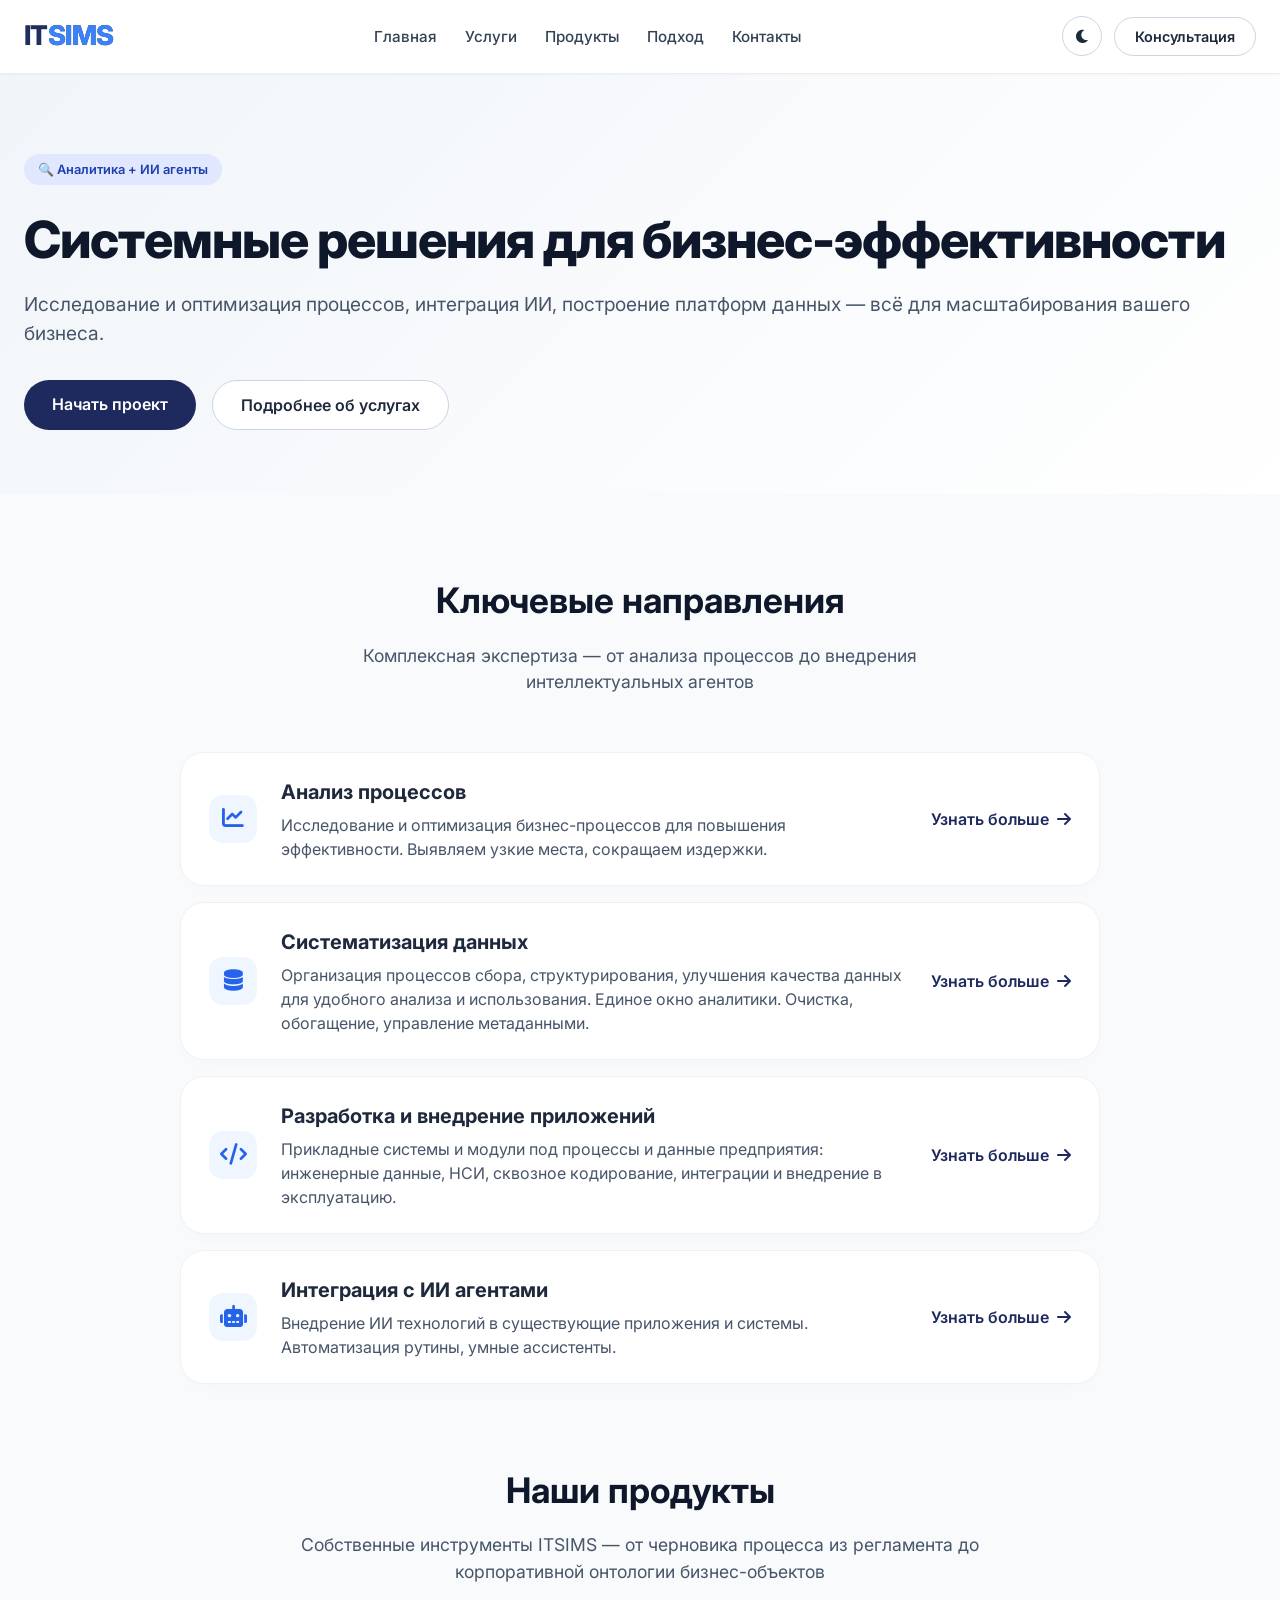
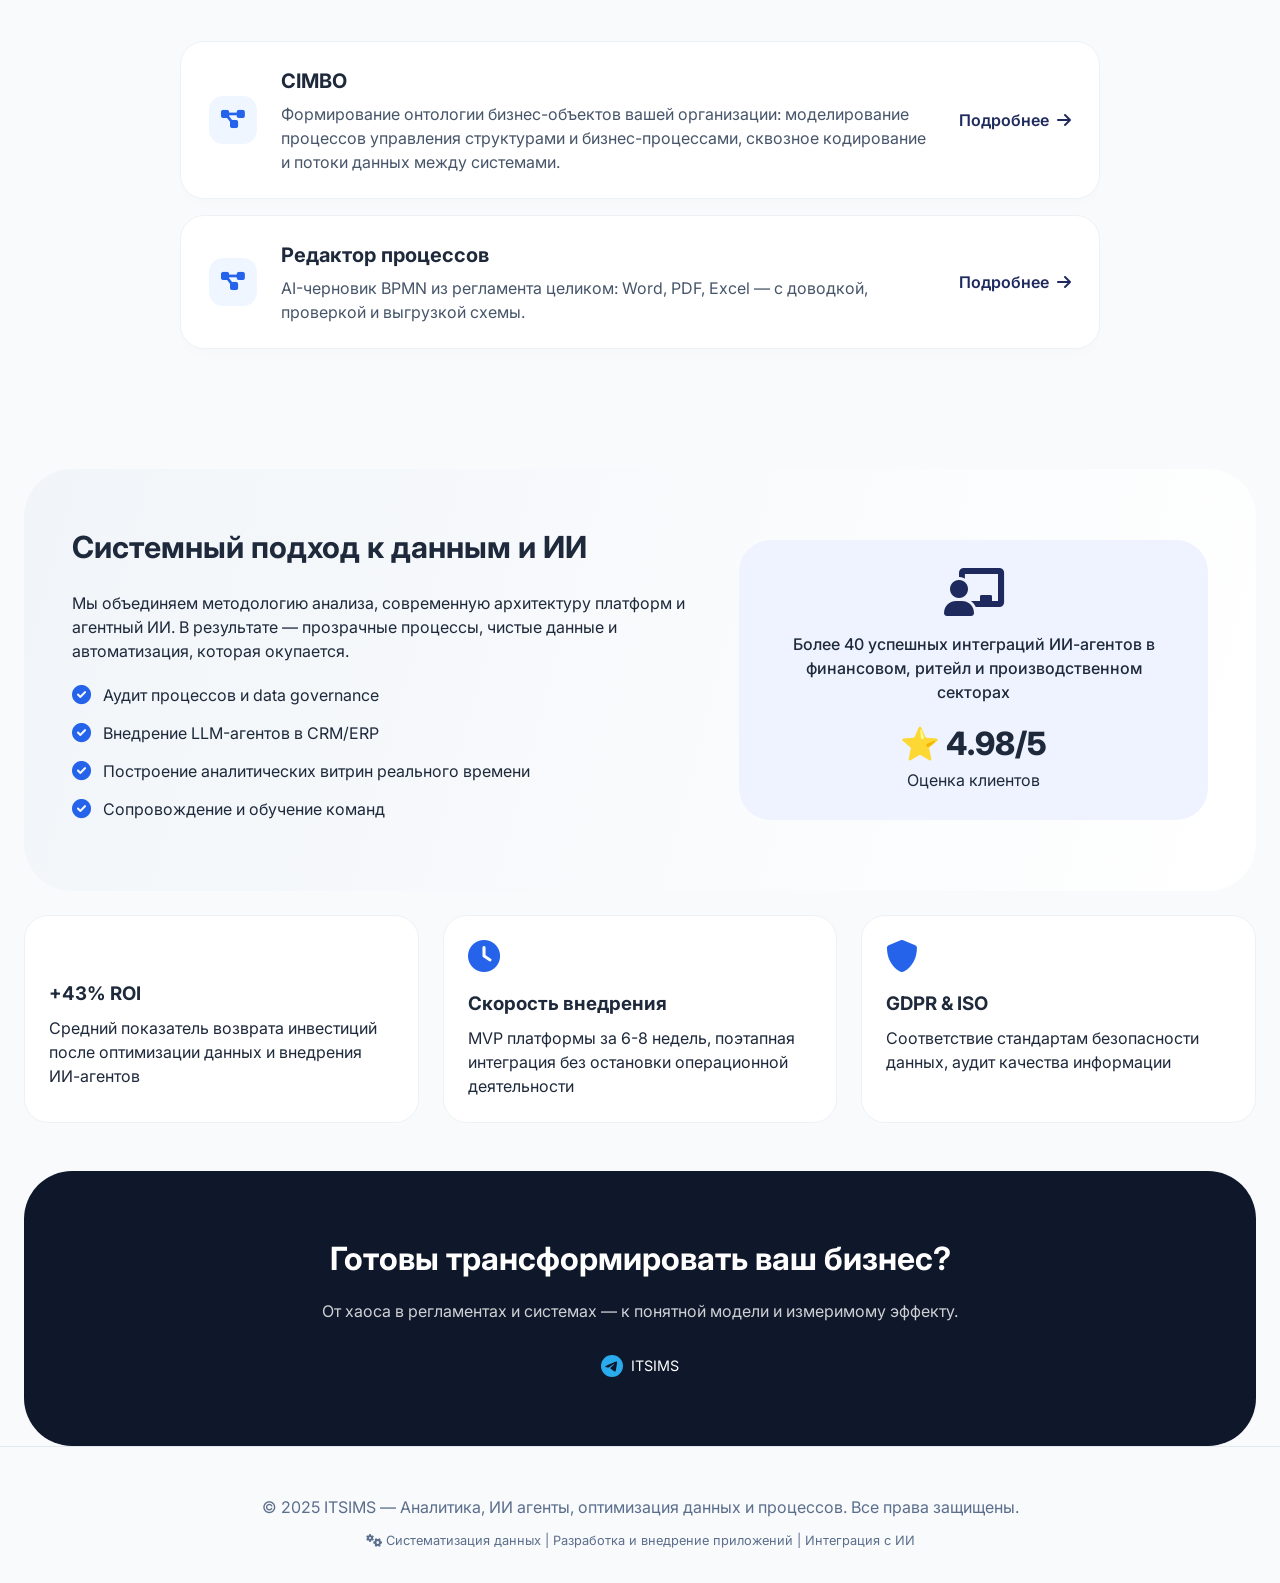
<file: index.html>
<!DOCTYPE html>
<html lang="ru">
<head>
    <meta charset="UTF-8">
    <meta name="viewport" content="width=device-width, initial-scale=1.0, viewport-fit=cover">
    <title>ITSIMS | Аналитика и ИИ решения</title>
    <script src="theme-boot.js"></script>
    <link href="https://fonts.googleapis.com/css2?family=Inter:opsz,wght@14..32,300;14..32,400;14..32,500;14..32,600;14..32,700;14..32,800&display=swap" rel="stylesheet">
    <link rel="stylesheet" href="https://cdnjs.cloudflare.com/ajax/libs/font-awesome/6.0.0-beta3/css/all.min.css">
    <link rel="stylesheet" href="theme.css">
    <style>
        * {
            margin: 0;
            padding: 0;
            box-sizing: border-box;
        }

        body {
            font-family: 'Inter', sans-serif;
            background-color: #f9fafc;
            color: #1e293b;
            line-height: 1.5;
            scroll-behavior: smooth;
        }

        .container {
            max-width: 1280px;
            margin: 0 auto;
            padding: 0 24px;
        }

        header {
            background: rgba(255, 255, 255, 0.96);
            backdrop-filter: blur(8px);
            box-shadow: 0 1px 3px rgba(0,0,0,0.03);
            position: sticky;
            top: 0;
            z-index: 100;
            border-bottom: 1px solid #e9eef3;
        }

        .navbar {
            display: flex;
            justify-content: space-between;
            align-items: center;
            padding: 16px 0;
            flex-wrap: wrap;
            gap: 16px;
        }

        .logo {
            font-size: 1.7rem;
            font-weight: 800;
            letter-spacing: -0.02em;
            background: linear-gradient(135deg, #1E2A5E, #2D3A6E);
            background-clip: text;
            -webkit-background-clip: text;
            color: transparent;
        }
        .logo span {
            color: #3b82f6;
            background: none;
        }

        .nav-links {
            display: flex;
            gap: 28px;
            list-style: none;
        }
        .nav-links a {
            text-decoration: none;
            font-weight: 500;
            color: #334155;
            transition: color 0.2s;
            font-size: 0.95rem;
        }
        .nav-links a:hover {
            color: #2563eb;
        }

        .btn-outline-light {
            background: white;
            border: 1px solid #cbd5e1;
            padding: 8px 20px;
            border-radius: 40px;
            font-weight: 600;
            font-size: 0.9rem;
            color: #1e293b;
            cursor: pointer;
            transition: all 0.2s;
            text-decoration: none;
            display: inline-block;
        }
        .btn-outline-light:hover {
            border-color: #3b82f6;
            background: #f0f4fe;
        }

        .hero {
            padding: 80px 0 64px;
            background: linear-gradient(135deg, #f1f5f9 0%, #ffffff 100%);
        }
        .hero-content {
            width: 100%;
        }
        .hero-badge {
            background: #e0e7ff;
            color: #1e40af;
            padding: 6px 14px;
            border-radius: 40px;
            font-size: 0.8rem;
            font-weight: 600;
            display: inline-block;
            margin-bottom: 24px;
        }
        .hero-content h1 {
            font-size: 3.2rem;
            font-weight: 800;
            line-height: 1.2;
            letter-spacing: -0.02em;
            color: #0f172a;
            margin-bottom: 20px;
        }
        .hero-content p {
            font-size: 1.2rem;
            color: #475569;
            max-width: none;
            margin-bottom: 32px;
        }
        .hero-buttons {
            display: flex;
            gap: 16px;
            flex-wrap: wrap;
        }
        .btn-primary {
            background: #1e2a5e;
            color: white;
            padding: 12px 28px;
            border-radius: 40px;
            font-weight: 600;
            border: none;
            cursor: pointer;
            transition: background 0.2s;
            font-size: 1rem;
            text-decoration: none;
            display: inline-block;
        }
        .btn-primary:hover {
            background: #0f1a44;
        }
        .btn-secondary {
            background: white;
            border: 1px solid #cbd5e1;
            padding: 12px 28px;
            border-radius: 40px;
            font-weight: 600;
            color: #1e293b;
            transition: all 0.2s;
            cursor: pointer;
            text-decoration: none;
            display: inline-block;
        }
        .btn-secondary:hover {
            border-color: #3b82f6;
            background: #f8fafc;
        }
        .section {
            padding: 80px 0;
        }
        .section-title {
            text-align: center;
            font-size: 2.2rem;
            font-weight: 700;
            margin-bottom: 16px;
            color: #0f172a;
        }
        .section-sub {
            text-align: center;
            color: #475569;
            max-width: 680px;
            margin: 0 auto 56px auto;
            font-size: 1.1rem;
        }
        .services-list {
            list-style: none;
            display: flex;
            flex-direction: column;
            gap: 16px;
            max-width: 920px;
            margin: 0 auto;
        }
        .service-item {
            display: flex;
            align-items: center;
            gap: 24px;
            background: white;
            border-radius: 24px;
            padding: 24px 28px;
            border: 1px solid #eef2f6;
            box-shadow: 0 8px 20px -6px rgba(0,0,0,0.02);
        }
        .service-icon {
            flex: 0 0 48px;
            width: 48px;
            height: 48px;
            display: flex;
            align-items: center;
            justify-content: center;
            font-size: 1.35rem;
            color: #2563eb;
            background: #eff6ff;
            border-radius: 14px;
        }
        .service-body {
            flex: 1;
            min-width: 0;
        }
        .service-body h3 {
            font-size: 1.25rem;
            font-weight: 700;
            margin-bottom: 6px;
        }
        .service-body h3 a {
            color: inherit;
            text-decoration: none;
        }
        .service-body h3 a:hover {
            color: #2563eb;
        }
        .service-body p {
            color: #475569;
            line-height: 1.5;
        }
        .service-link {
            font-weight: 600;
            color: #1e2a5e;
            text-decoration: none;
            display: inline-flex;
            align-items: center;
            gap: 8px;
        }
        .service-link i {
            transition: transform 0.2s;
        }
        .service-link:hover i {
            transform: translateX(5px);
        }

        .insight-block {
            background: linear-gradient(105deg, #f1f5f9 0%, #ffffff 100%);
            border-radius: 48px;
            padding: 56px 48px;
            margin: 40px 0 20px;
        }
        .flex-two {
            display: flex;
            flex-wrap: wrap;
            gap: 48px;
            align-items: center;
        }
        .flex-text {
            flex: 1.2;
        }
        .flex-text h2 {
            font-size: 1.9rem;
            font-weight: 700;
            margin-bottom: 20px;
        }
        .badge-list {
            list-style: none;
            margin-top: 20px;
        }
        .badge-list li {
            margin-bottom: 14px;
            display: flex;
            align-items: center;
            gap: 12px;
        }
        .badge-list i {
            color: #2563eb;
            font-size: 1.2rem;
        }

        .cta {
            background: #0f172a;
            border-radius: 48px;
            text-align: center;
            padding: 64px 48px;
            color: white;
        }
        .cta h2 {
            font-size: 2rem;
            margin-bottom: 16px;
        }
        .cta p {
            max-width: none;
            margin: 0 auto 32px;
            opacity: 0.8;
            white-space: nowrap;
        }
        footer {
            padding: 48px 0 32px;
            border-top: 1px solid #e2e8f0;
            text-align: center;
            color: #5b6e8c;
        }

        .stats-row {
            display: flex;
            flex-wrap: wrap;
            gap: 24px;
            justify-content: space-between;
            margin: 24px 0 48px;
        }
        .stat-card {
            background: white;
            border-radius: 24px;
            padding: 24px;
            flex: 1;
            border: 1px solid #eef2f6;
        }
        .stat-card i {
            font-size: 2rem;
            color: #2563eb;
        }
        .stat-card h3 {
            margin: 16px 0 8px;
        }
        .insight-aside {
            flex: 0.8;
            background: #eef3ff;
            border-radius: 32px;
            padding: 28px;
            text-align: center;
        }
        .insight-aside > i {
            font-size: 3rem;
            color: #1e2a5e;
        }
        .insight-aside .aside-text {
            margin-top: 16px;
            font-weight: 500;
        }
        .insight-aside .aside-score {
            font-size: 2rem;
            font-weight: 800;
            margin-top: 16px;
        }

        html[data-theme="dark"] body {
            background-color: #0b1220;
            color: #e2e8f0;
        }
        html[data-theme="dark"] header {
            background: rgba(15, 23, 42, 0.92);
            border-bottom-color: #1e293b;
            box-shadow: none;
        }
        html[data-theme="dark"] .nav-links a {
            color: #cbd5e1;
        }
        html[data-theme="dark"] .nav-links a:hover {
            color: #93c5fd;
        }
        html[data-theme="dark"] .btn-outline-light {
            background: #1e293b;
            border-color: #334155;
            color: #e2e8f0;
        }
        html[data-theme="dark"] .btn-outline-light:hover {
            border-color: #60a5fa;
            background: #243247;
        }
        html[data-theme="dark"] .hero {
            background: linear-gradient(135deg, #0f172a 0%, #111827 100%);
        }
        html[data-theme="dark"] .hero-badge {
            background: #1e3a5f;
            color: #93c5fd;
        }
        html[data-theme="dark"] .hero-content h1,
        html[data-theme="dark"] .section-title,
        html[data-theme="dark"] .flex-text h2,
        html[data-theme="dark"] .service-body h3 {
            color: #f8fafc;
        }
        html[data-theme="dark"] .hero-content p,
        html[data-theme="dark"] .section-sub,
        html[data-theme="dark"] .service-body p,
        html[data-theme="dark"] .stat-card p {
            color: #94a3b8;
        }
        html[data-theme="dark"] .btn-secondary {
            background: #1e293b;
            border-color: #334155;
            color: #e2e8f0;
        }
        html[data-theme="dark"] .btn-secondary:hover {
            border-color: #60a5fa;
            background: #243247;
        }
        html[data-theme="dark"] .service-item,
        html[data-theme="dark"] .stat-card {
            background: #111827;
            border-color: #1e293b;
            box-shadow: none;
        }
        html[data-theme="dark"] .service-icon {
            background: #1e3a5f;
            color: #93c5fd;
        }
        html[data-theme="dark"] .service-body h3 a:hover,
        html[data-theme="dark"] .service-link {
            color: #93c5fd;
        }
        html[data-theme="dark"] .insight-block {
            background: linear-gradient(105deg, #111827 0%, #0f172a 100%);
        }
        html[data-theme="dark"] .insight-aside {
            background: #1e293b;
        }
        html[data-theme="dark"] .insight-aside > i {
            color: #93c5fd;
        }
        html[data-theme="dark"] .cta {
            background: #020617;
        }
        html[data-theme="dark"] footer {
            border-top-color: #1e293b;
            color: #64748b;
        }

        @media (max-width: 768px) {
            .hero-content h1 { font-size: 2.3rem; }
            .navbar { flex-direction: column; }
            .nav-links { gap: 20px; flex-wrap: wrap; justify-content: center; }
            .section { padding: 56px 0; }
            .insight-block { padding: 32px 24px; }
            .cta { padding: 48px 24px; }
            .cta p { white-space: normal; }
            .service-item { flex-wrap: wrap; align-items: flex-start; }
            .service-link { margin-left: 72px; }
        }
    </style>
</head>
<body>
<header>
    <div class="container">
        <div class="navbar">
            <div class="logo">IT<span>SIMS</span></div>
            <ul class="nav-links">
                <li><a href="index.html">Главная</a></li>
                <li><a href="#services">Услуги</a></li>
                <li><a href="products.html">Продукты</a></li>
                <li><a href="#approach">Подход</a></li>
                <li><a href="#contact">Контакты</a></li>
            </ul>
            <div class="nav-actions">
                <button type="button" class="theme-toggle" aria-label="Включить тёмную тему"><i class="fas fa-moon"></i></button>
                <a href="request.html" class="btn-outline-light">Консультация</a>
            </div>
        </div>
    </div>
</header>

<main>
    <section class="hero">
        <div class="container">
            <div class="hero-content">
                <div class="hero-badge">🔍 Аналитика + ИИ агенты</div>
                <h1>Системные решения для бизнес-эффективности</h1>
                <p>Исследование и оптимизация процессов, интеграция ИИ, построение платформ данных — всё для масштабирования вашего бизнеса.</p>
                <div class="hero-buttons">
                    <a href="request.html" class="btn-primary">Начать проект</a>
                    <a href="#services" class="btn-secondary">Подробнее об услугах</a>
                </div>
            </div>
        </div>
    </section>

    <div class="container" id="services">
        <div class="section">
            <h2 class="section-title">Ключевые направления</h2>
            <div class="section-sub">Комплексная экспертиза — от анализа процессов до внедрения интеллектуальных агентов</div>
            <ul class="services-list">
                <li class="service-item">
                    <div class="service-icon"><i class="fas fa-chart-line"></i></div>
                    <div class="service-body">
                        <h3>Анализ процессов</h3>
                        <p>Исследование и оптимизация бизнес-процессов для повышения эффективности. Выявляем узкие места, сокращаем издержки.</p>
                    </div>
                    <a href="process-analysis.html" class="service-link">Узнать больше <i class="fas fa-arrow-right"></i></a>
                </li>
                <li class="service-item">
                    <div class="service-icon"><i class="fas fa-database"></i></div>
                    <div class="service-body">
                        <h3>Систематизация данных</h3>
                        <p>Организация процессов сбора, структурирования, улучшения качества данных для удобного анализа и использования. Единое окно аналитики. Очистка, обогащение, управление метаданными.</p>
                    </div>
                    <a href="#" class="service-link">Узнать больше <i class="fas fa-arrow-right"></i></a>
                </li>
                <li class="service-item">
                    <div class="service-icon"><i class="fas fa-code"></i></div>
                    <div class="service-body">
                        <h3><a href="app-development.html">Разработка и внедрение приложений</a></h3>
                        <p>Прикладные системы и модули под процессы и данные предприятия: инженерные данные, НСИ, сквозное кодирование, интеграции и внедрение в эксплуатацию.</p>
                    </div>
                    <a href="app-development.html" class="service-link">Узнать больше <i class="fas fa-arrow-right"></i></a>
                </li>
                <li class="service-item">
                    <div class="service-icon"><i class="fas fa-robot"></i></div>
                    <div class="service-body">
                        <h3><a href="ai-agents.html">Интеграция с ИИ агентами</a></h3>
                        <p>Внедрение ИИ технологий в существующие приложения и системы. Автоматизация рутины, умные ассистенты.</p>
                    </div>
                    <a href="ai-agents.html" class="service-link">Узнать больше <i class="fas fa-arrow-right"></i></a>
                </li>
            </ul>
        </div>
    </div>

    <div class="container" id="products">
        <div class="section" style="padding-top: 0;">
            <h2 class="section-title">Наши продукты</h2>
            <div class="section-sub">Собственные инструменты ITSIMS — от черновика процесса из регламента до корпоративной онтологии бизнес-объектов</div>
            <ul class="services-list">
                <li class="service-item">
                    <div class="service-icon"><i class="fas fa-project-diagram"></i></div>
                    <div class="service-body">
                        <h3><a href="products.html#cimbo">CIMBO</a></h3>
                        <p>Формирование онтологии бизнес-объектов вашей организации: моделирование процессов управления структурами и бизнес-процессами, сквозное кодирование и потоки данных между системами.</p>
                    </div>
                    <a href="products.html#cimbo" class="service-link">Подробнее <i class="fas fa-arrow-right"></i></a>
                </li>
                <li class="service-item">
                    <div class="service-icon"><i class="fas fa-diagram-project"></i></div>
                    <div class="service-body">
                        <h3><a href="products.html#magvai">Редактор процессов</a></h3>
                        <p>AI-черновик BPMN из регламента целиком: Word, PDF, Excel — с доводкой, проверкой и выгрузкой схемы.</p>
                    </div>
                    <a href="products.html#magvai" class="service-link">Подробнее <i class="fas fa-arrow-right"></i></a>
                </li>
            </ul>
        </div>
    </div>

    <div class="container" id="approach">
        <div class="insight-block">
            <div class="flex-two">
                <div class="flex-text">
                    <h2>Системный подход к данным и ИИ</h2>
                    <p>Мы объединяем методологию анализа, современную архитектуру платформ и агентный ИИ. В результате — прозрачные процессы, чистые данные и автоматизация, которая окупается.</p>
                    <ul class="badge-list">
                        <li><i class="fas fa-check-circle"></i> Аудит процессов и data governance</li>
                        <li><i class="fas fa-check-circle"></i> Внедрение LLM-агентов в CRM/ERP</li>
                        <li><i class="fas fa-check-circle"></i> Построение аналитических витрин реального времени</li>
                        <li><i class="fas fa-check-circle"></i> Сопровождение и обучение команд</li>
                    </ul>
                </div>
                <div class="insight-aside">
                    <i class="fas fa-chalkboard-user"></i>
                    <p class="aside-text">Более 40 успешных интеграций ИИ-агентов в финансовом, ритейл и производственном секторах</p>
                    <div class="aside-score">⭐ 4.98/5</div>
                    <div>Оценка клиентов</div>
                </div>
            </div>
        </div>
    </div>

    <div class="container">
        <div class="stats-row">
            <div class="stat-card">
                <i class="fas fa-chart-simple"></i>
                <h3>+43% ROI</h3>
                <p>Средний показатель возврата инвестиций после оптимизации данных и внедрения ИИ-агентов</p>
            </div>
            <div class="stat-card">
                <i class="fas fa-clock"></i>
                <h3>Скорость внедрения</h3>
                <p>MVP платформы за 6-8 недель, поэтапная интеграция без остановки операционной деятельности</p>
            </div>
            <div class="stat-card">
                <i class="fas fa-shield-alt"></i>
                <h3>GDPR & ISO</h3>
                <p>Соответствие стандартам безопасности данных, аудит качества информации</p>
            </div>
        </div>
    </div>

    <div class="container" id="contact">
        <div class="cta">
            <h2>Готовы трансформировать ваш бизнес?</h2>
            <p>От хаоса в регламентах и системах — к понятной модели и измеримому эффекту.</p>
            <div style="margin-top: 8px; font-size: 0.9rem;"><a href="https://t.me/sevlovan" target="_blank" rel="noopener noreferrer" style="color: inherit; text-decoration: none; display: inline-flex; align-items: center; gap: 8px;"><svg width="22" height="22" viewBox="0 0 24 24" aria-hidden="true"><path fill="#2AABEE" d="M11.944 0A12 12 0 0 0 0 12a12 12 0 0 0 12 12 12 12 0 0 0 12-12A12 12 0 0 0 12 0a12 12 0 0 0-.056 0zm4.962 7.224c.1-.002.321.023.465.14a.506.506 0 0 1 .171.325c.016.093.036.306.02.472-.18 1.898-.962 6.502-1.36 8.627-.168.9-.499 1.201-.82 1.23-.696.065-1.225-.46-1.9-.902-1.056-.693-1.653-1.124-2.678-1.8-1.185-.78-.417-1.21.258-1.91.177-.184 3.247-2.977 3.307-3.23.007-.032.014-.15-.056-.212s-.174-.041-.249-.024c-.106.024-1.793 1.14-5.061 3.345-.48.33-.913.49-1.302.48-.428-.008-1.252-.241-1.865-.44-.752-.245-1.349-.374-1.297-.789.027-.216.325-.437.893-.663 3.498-1.524 5.83-2.529 6.998-3.014 3.332-1.386 4.025-1.627 4.476-1.635z"/></svg>ITSIMS</a></div>
        </div>
    </div>
</main>

<footer>
    <div class="container">
        <p>© 2025 ITSIMS — Аналитика, ИИ агенты, оптимизация данных и процессов. Все права защищены.</p>
        <p style="margin-top: 12px; font-size: 0.8rem;"><i class="fas fa-cogs"></i> Систематизация данных | Разработка и внедрение приложений | Интеграция с ИИ</p>
    </div>
</footer>
<script src="theme.js"></script>
</body>
</html>
</file>
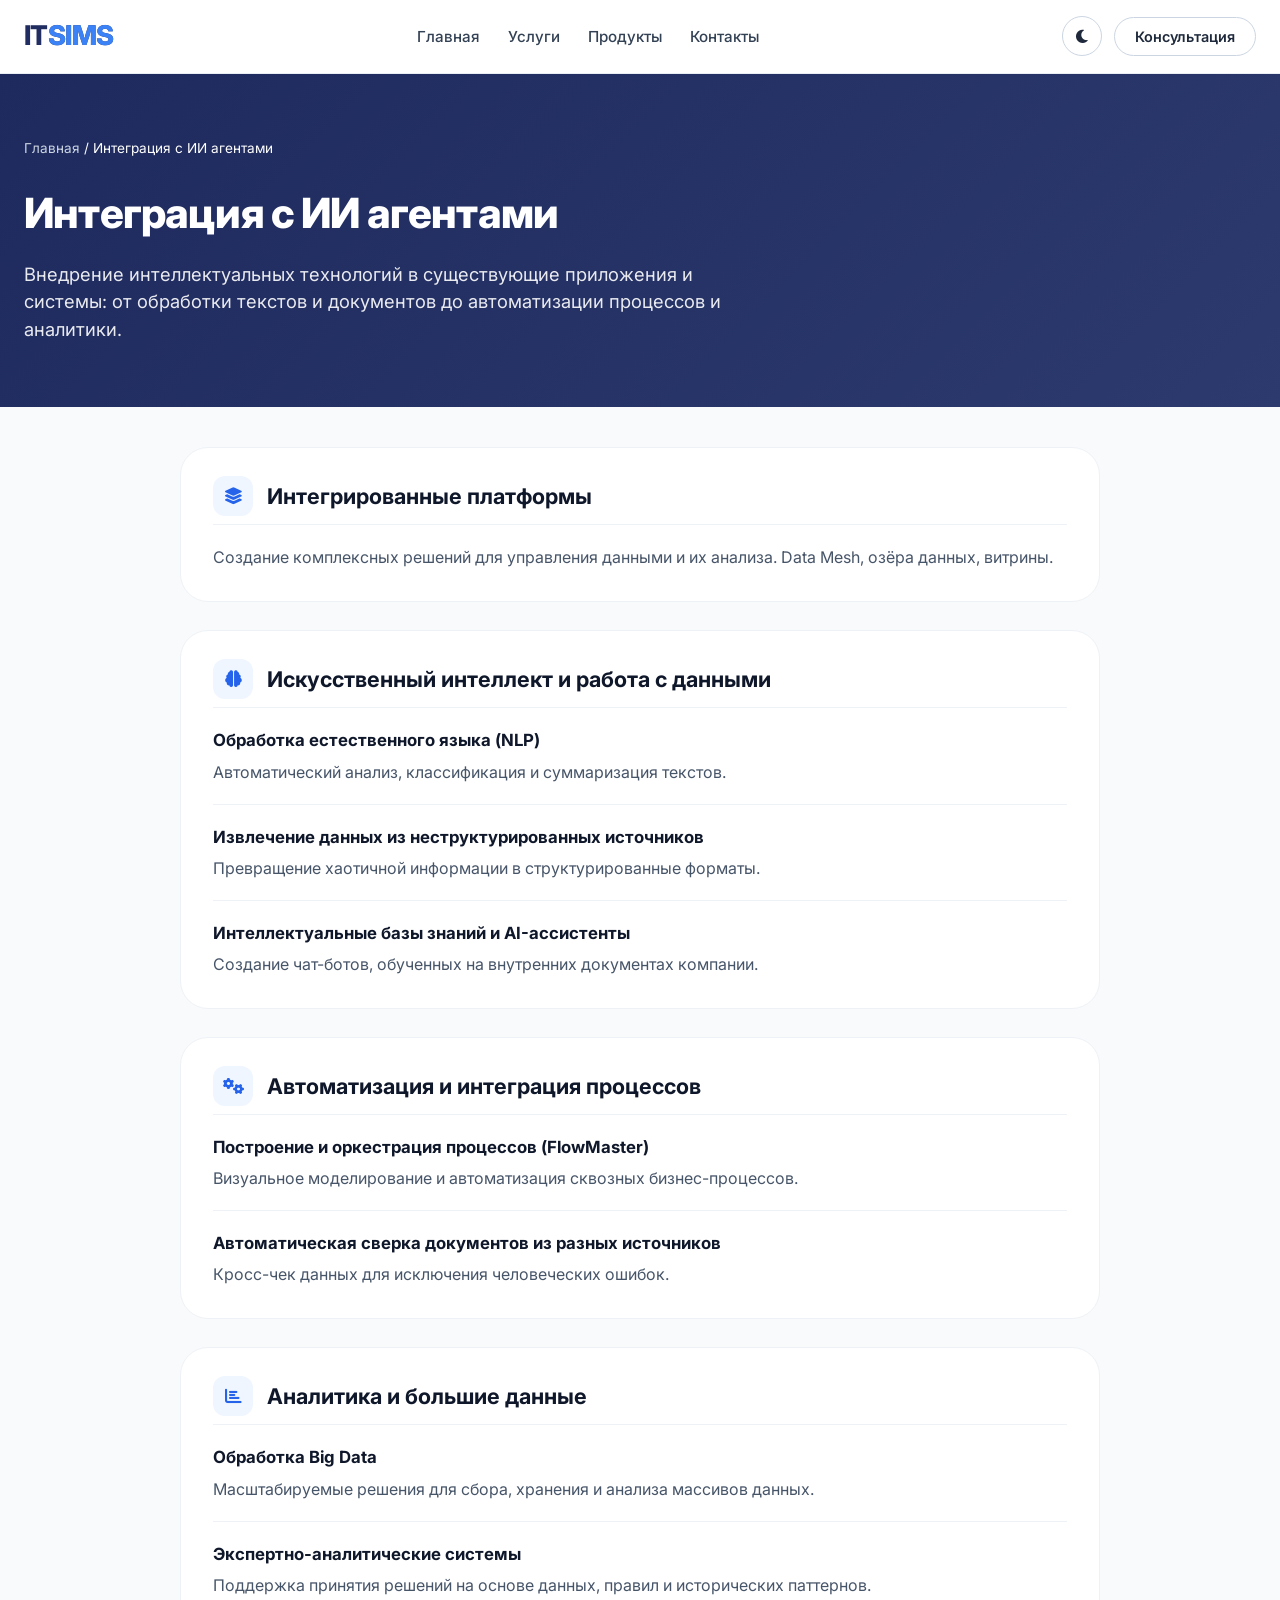
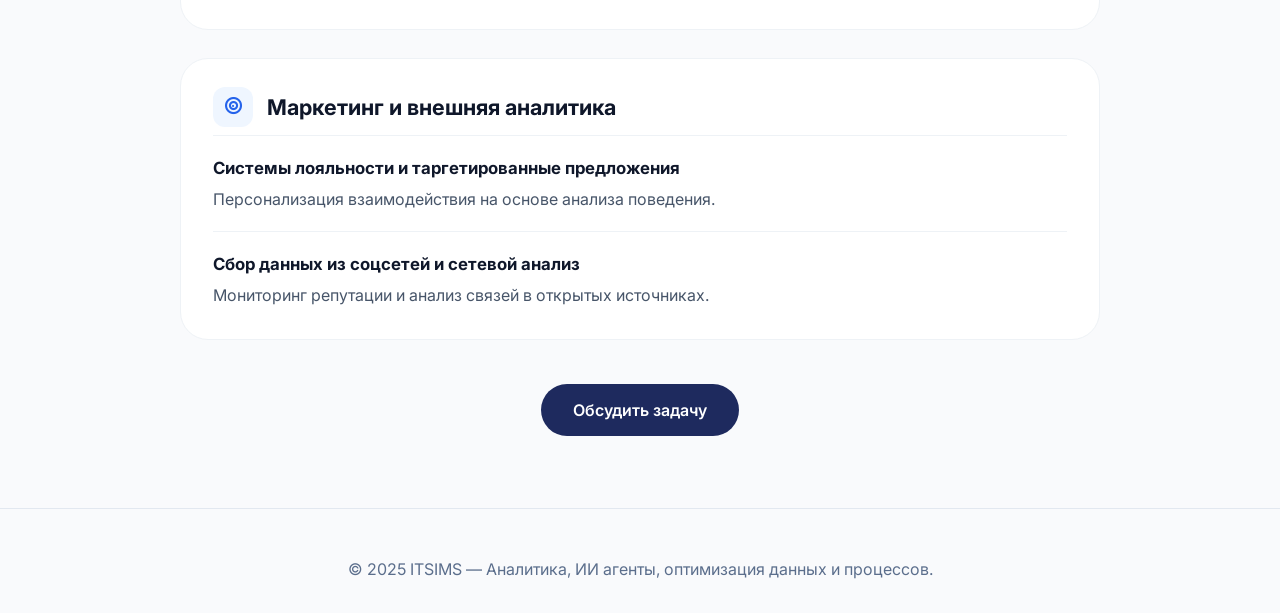
<file: ai-agents.html>
<!DOCTYPE html>
<html lang="ru">
<head>
    <meta charset="UTF-8">
    <meta name="viewport" content="width=device-width, initial-scale=1.0, viewport-fit=cover">
    <title>Интеграция с ИИ агентами | ITSIMS</title>
    <script src="theme-boot.js"></script>
    <link href="https://fonts.googleapis.com/css2?family=Inter:opsz,wght@14..32,300;14..32,400;14..32,500;14..32,600;14..32,700;14..32,800&display=swap" rel="stylesheet">
    <link rel="stylesheet" href="https://cdnjs.cloudflare.com/ajax/libs/font-awesome/6.0.0-beta3/css/all.min.css">
    <link rel="stylesheet" href="theme.css">
    <style>
        * {
            margin: 0;
            padding: 0;
            box-sizing: border-box;
        }

        body {
            font-family: 'Inter', sans-serif;
            background: #f9fafc;
            color: #1e293b;
            line-height: 1.5;
        }

        .container {
            max-width: 920px;
            margin: 0 auto;
            padding: 0 24px;
        }

        header {
            background: rgba(255, 255, 255, 0.96);
            backdrop-filter: blur(8px);
            box-shadow: 0 1px 3px rgba(0,0,0,0.03);
            position: sticky;
            top: 0;
            z-index: 100;
            border-bottom: 1px solid #e9eef3;
        }

        header .container {
            max-width: 1280px;
        }

        .navbar {
            display: flex;
            justify-content: space-between;
            align-items: center;
            padding: 16px 0;
            flex-wrap: wrap;
            gap: 16px;
        }

        .logo {
            font-size: 1.7rem;
            font-weight: 800;
            letter-spacing: -0.02em;
            background: linear-gradient(135deg, #1E2A5E, #2D3A6E);
            background-clip: text;
            -webkit-background-clip: text;
            color: transparent;
            text-decoration: none;
        }
        .logo span {
            color: #3b82f6;
            background: none;
        }

        .nav-links {
            display: flex;
            gap: 28px;
            list-style: none;
        }
        .nav-links a {
            text-decoration: none;
            font-weight: 500;
            color: #334155;
            transition: color 0.2s;
            font-size: 0.95rem;
        }
        .nav-links a:hover {
            color: #2563eb;
        }

        .btn-outline-light {
            background: white;
            border: 1px solid #cbd5e1;
            padding: 8px 20px;
            border-radius: 40px;
            font-weight: 600;
            font-size: 0.9rem;
            color: #1e293b;
            text-decoration: none;
            display: inline-block;
        }
        .btn-outline-light:hover {
            border-color: #3b82f6;
            background: #f0f4fe;
        }

        .service-hero {
            background: linear-gradient(135deg, #1e2a5e 0%, #2d3a6e 100%);
            padding: 64px 0;
            color: white;
        }
        .service-hero .container {
            max-width: 1280px;
        }
        .service-hero h1 {
            font-size: 2.6rem;
            font-weight: 800;
            margin-bottom: 16px;
            letter-spacing: -0.02em;
        }
        .service-hero p {
            font-size: 1.15rem;
            opacity: 0.9;
            max-width: 720px;
        }

        .breadcrumb {
            margin-bottom: 24px;
            font-size: 0.85rem;
        }
        .breadcrumb a {
            color: #cbd5e1;
            text-decoration: none;
        }
        .breadcrumb a:hover {
            color: white;
        }

        .groups {
            padding: 40px 0 16px;
            display: flex;
            flex-direction: column;
            gap: 28px;
        }

        .group {
            background: white;
            border-radius: 28px;
            border: 1px solid #eef2f6;
            padding: 28px 32px 12px;
        }

        .group-title {
            display: flex;
            align-items: center;
            gap: 14px;
            font-size: 1.35rem;
            font-weight: 700;
            color: #0f172a;
            margin-bottom: 8px;
        }

        .group-title i {
            width: 40px;
            height: 40px;
            display: flex;
            align-items: center;
            justify-content: center;
            border-radius: 12px;
            background: #eff6ff;
            color: #2563eb;
            font-size: 1.05rem;
            flex: 0 0 40px;
        }

        .item {
            padding: 20px 0;
            border-top: 1px solid #eef2f6;
        }

        .item h3 {
            font-size: 1.05rem;
            font-weight: 700;
            margin-bottom: 6px;
            color: #0f172a;
        }

        .item p {
            color: #475569;
        }

        .example[hidden] {
            display: none;
        }

        .cta {
            text-align: center;
            padding: 28px 0 72px;
        }

        .btn-primary {
            background: #1e2a5e;
            color: white;
            padding: 14px 32px;
            border-radius: 40px;
            font-weight: 600;
            text-decoration: none;
            display: inline-block;
        }
        .btn-primary:hover {
            background: #0f1a44;
        }

        footer {
            padding: 48px 0 32px;
            text-align: center;
            color: #5b6e8c;
            border-top: 1px solid #e2e8f0;
        }
        footer .container {
            max-width: 1280px;
        }

        html[data-theme="dark"] body {
            background: #0b1220;
            color: #e2e8f0;
        }
        html[data-theme="dark"] header {
            background: rgba(15, 23, 42, 0.92);
            border-bottom-color: #1e293b;
            box-shadow: none;
        }
        html[data-theme="dark"] .nav-links a {
            color: #cbd5e1;
        }
        html[data-theme="dark"] .nav-links a:hover {
            color: #93c5fd;
        }
        html[data-theme="dark"] .btn-outline-light {
            background: #1e293b;
            border-color: #334155;
            color: #e2e8f0;
        }
        html[data-theme="dark"] .btn-outline-light:hover {
            border-color: #60a5fa;
            background: #243247;
        }
        html[data-theme="dark"] .group {
            background: #111827;
            border-color: #1e293b;
        }
        html[data-theme="dark"] .group-title,
        html[data-theme="dark"] .item h3 {
            color: #f8fafc;
        }
        html[data-theme="dark"] .group-title i {
            background: #1e3a5f;
            color: #93c5fd;
        }
        html[data-theme="dark"] .item {
            border-top-color: #1e293b;
        }
        html[data-theme="dark"] .item p {
            color: #94a3b8;
        }
        html[data-theme="dark"] footer {
            border-top-color: #1e293b;
            color: #64748b;
        }

        @media (max-width: 768px) {
            .navbar { flex-direction: column; }
            .nav-links { gap: 16px; flex-wrap: wrap; justify-content: center; }
            .service-hero h1 { font-size: 2rem; }
            .group { padding: 22px 18px 8px; }
        }
    </style>
</head>
<body>
<header>
    <div class="container">
        <div class="navbar">
            <a href="index.html" class="logo">IT<span>SIMS</span></a>
            <ul class="nav-links">
                <li><a href="index.html">Главная</a></li>
                <li><a href="index.html#services">Услуги</a></li>
                <li><a href="products.html">Продукты</a></li>
                <li><a href="index.html#contact">Контакты</a></li>
            </ul>
            <div class="nav-actions">
                <button type="button" class="theme-toggle" aria-label="Включить тёмную тему"><i class="fas fa-moon"></i></button>
                <a href="request.html" class="btn-outline-light">Консультация</a>
            </div>
        </div>
    </div>
</header>

<section class="service-hero">
    <div class="container">
        <div class="breadcrumb">
            <a href="index.html">Главная</a> / <span>Интеграция с ИИ агентами</span>
        </div>
        <h1>Интеграция с ИИ агентами</h1>
        <p>Внедрение интеллектуальных технологий в существующие приложения и системы: от обработки текстов и документов до автоматизации процессов и аналитики.</p>
    </div>
</section>

<main>
    <div class="container groups">
        <section class="group">
            <h2 class="group-title"><i class="fas fa-layer-group"></i> Интегрированные платформы</h2>
            <article class="item">
                <p>Создание комплексных решений для управления данными и их анализа. Data Mesh, озёра данных, витрины.</p>
            </article>
        </section>

        <section class="group">
            <h2 class="group-title"><i class="fas fa-brain"></i> Искусственный интеллект и работа с данными</h2>
            <article class="item">
                <h3>Обработка естественного языка (NLP)</h3>
                <p>Автоматический анализ, классификация и суммаризация текстов.</p>
                <p class="example" hidden>Пример: извлечение ключевых требований из технических заданий, протоколов совещаний или нормативных документов.</p>
            </article>
            <article class="item">
                <h3>Извлечение данных из неструктурированных источников</h3>
                <p>Превращение хаотичной информации в структурированные форматы.</p>
                <p class="example" hidden>Пример: автоматический парсинг и оцифровка данных из сканов смет, актов выполненных работ, PDF-чертежей и рукописных заметок.</p>
            </article>
            <article class="item">
                <h3>Интеллектуальные базы знаний и AI-ассистенты</h3>
                <p>Создание чат-ботов, обученных на внутренних документах компании.</p>
                <p class="example" hidden>Пример: корпоративный помощник, который мгновенно отвечает инженерам и менеджерам на вопросы по регламентам, методологиям кодирования или стандартам компании.</p>
            </article>
        </section>

        <section class="group">
            <h2 class="group-title"><i class="fas fa-cogs"></i> Автоматизация и интеграция процессов</h2>
            <article class="item">
                <h3>Построение и оркестрация процессов (FlowMaster)</h3>
                <p>Визуальное моделирование и автоматизация сквозных бизнес-процессов.</p>
                <p class="example" hidden>Пример: настройка автоматического маршрута согласования изменений в проекте между заказчиком, проектировщиком и подрядчиком без потери данных.</p>
            </article>
            <article class="item">
                <h3>Автоматическая сверка документов из разных источников</h3>
                <p>Кросс-чек данных для исключения человеческих ошибок.</p>
                <p class="example" hidden>Пример: сравнение проектной документации, исполнительной документации и данных из ERP-системы (например, 1С) на предмет расхождений в объемах или идентификаторах.</p>
            </article>
        </section>

        <section class="group">
            <h2 class="group-title"><i class="fas fa-chart-bar"></i> Аналитика и большие данные</h2>
            <article class="item">
                <h3>Обработка Big Data</h3>
                <p>Масштабируемые решения для сбора, хранения и анализа массивов данных.</p>
                <p class="example" hidden>Пример: сквозной мониторинг параметров тысяч объектов строительства в реальном времени с интеграцией данных из IoT-датчиков и учетных систем.</p>
            </article>
            <article class="item">
                <h3>Экспертно-аналитические системы</h3>
                <p>Поддержка принятия решений на основе данных, правил и исторических паттернов.</p>
                <p class="example" hidden>Пример: прогнозирование рисков срыва сроков или отклонения от сметы на основе анализа исторических данных по аналогичным проектам.</p>
            </article>
        </section>

        <section class="group">
            <h2 class="group-title"><i class="fas fa-bullseye"></i> Маркетинг и внешняя аналитика</h2>
            <article class="item">
                <h3>Системы лояльности и таргетированные предложения</h3>
                <p>Персонализация взаимодействия на основе анализа поведения.</p>
                <p class="example" hidden>Пример: формирование индивидуальных коммерческих предложений для подрядчиков и партнеров на основе истории их взаимодействий и потребностей.</p>
            </article>
            <article class="item">
                <h3>Сбор данных из соцсетей и сетевой анализ</h3>
                <p>Мониторинг репутации и анализ связей в открытых источниках.</p>
                <p class="example" hidden>Пример: анализ настроений вокруг бренда или выявление ключевых игроков, надежных подрядчиков и новых рыночных трендов через анализ графа связей.</p>
            </article>
        </section>
    </div>

    <div class="cta">
        <a href="request.html" class="btn-primary">Обсудить задачу</a>
    </div>
</main>

<footer>
    <div class="container">
        <p>© 2025 ITSIMS — Аналитика, ИИ агенты, оптимизация данных и процессов.</p>
    </div>
</footer>
<script src="theme.js"></script>
</body>
</html>
</file>
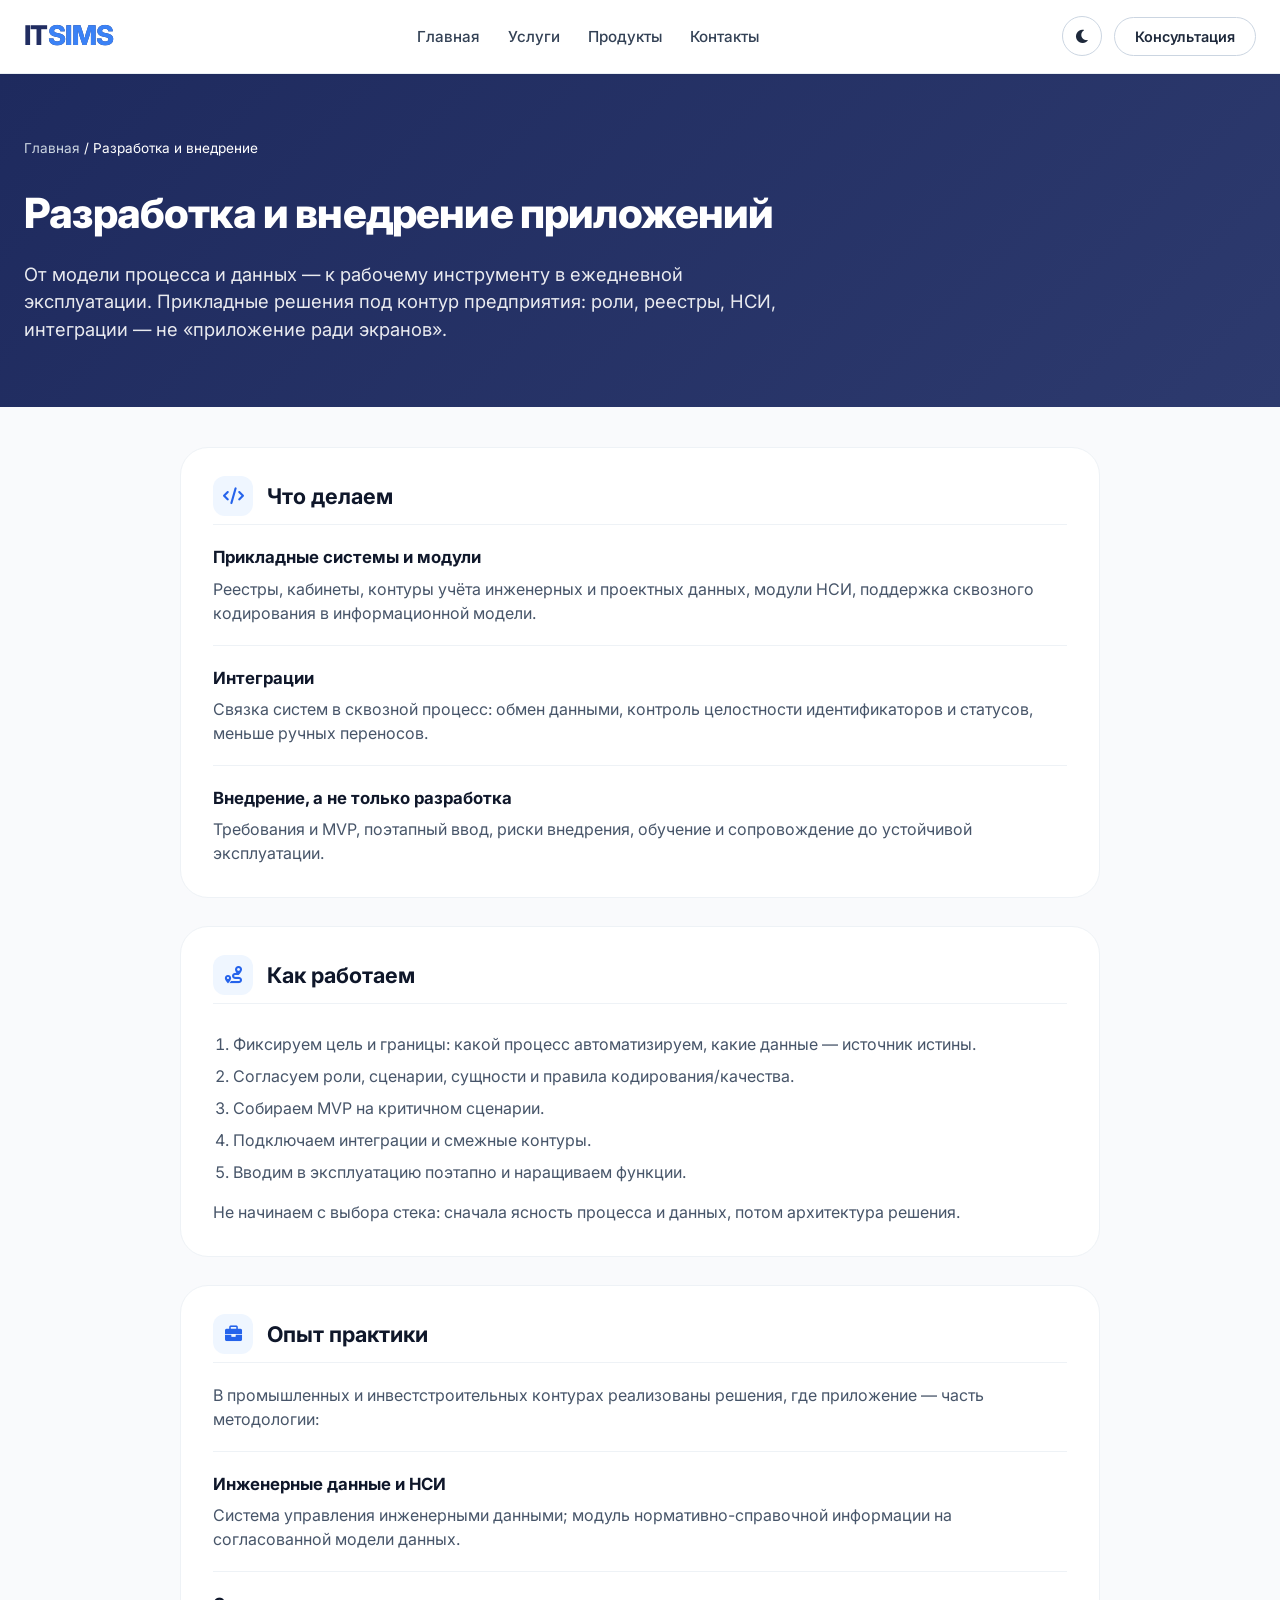
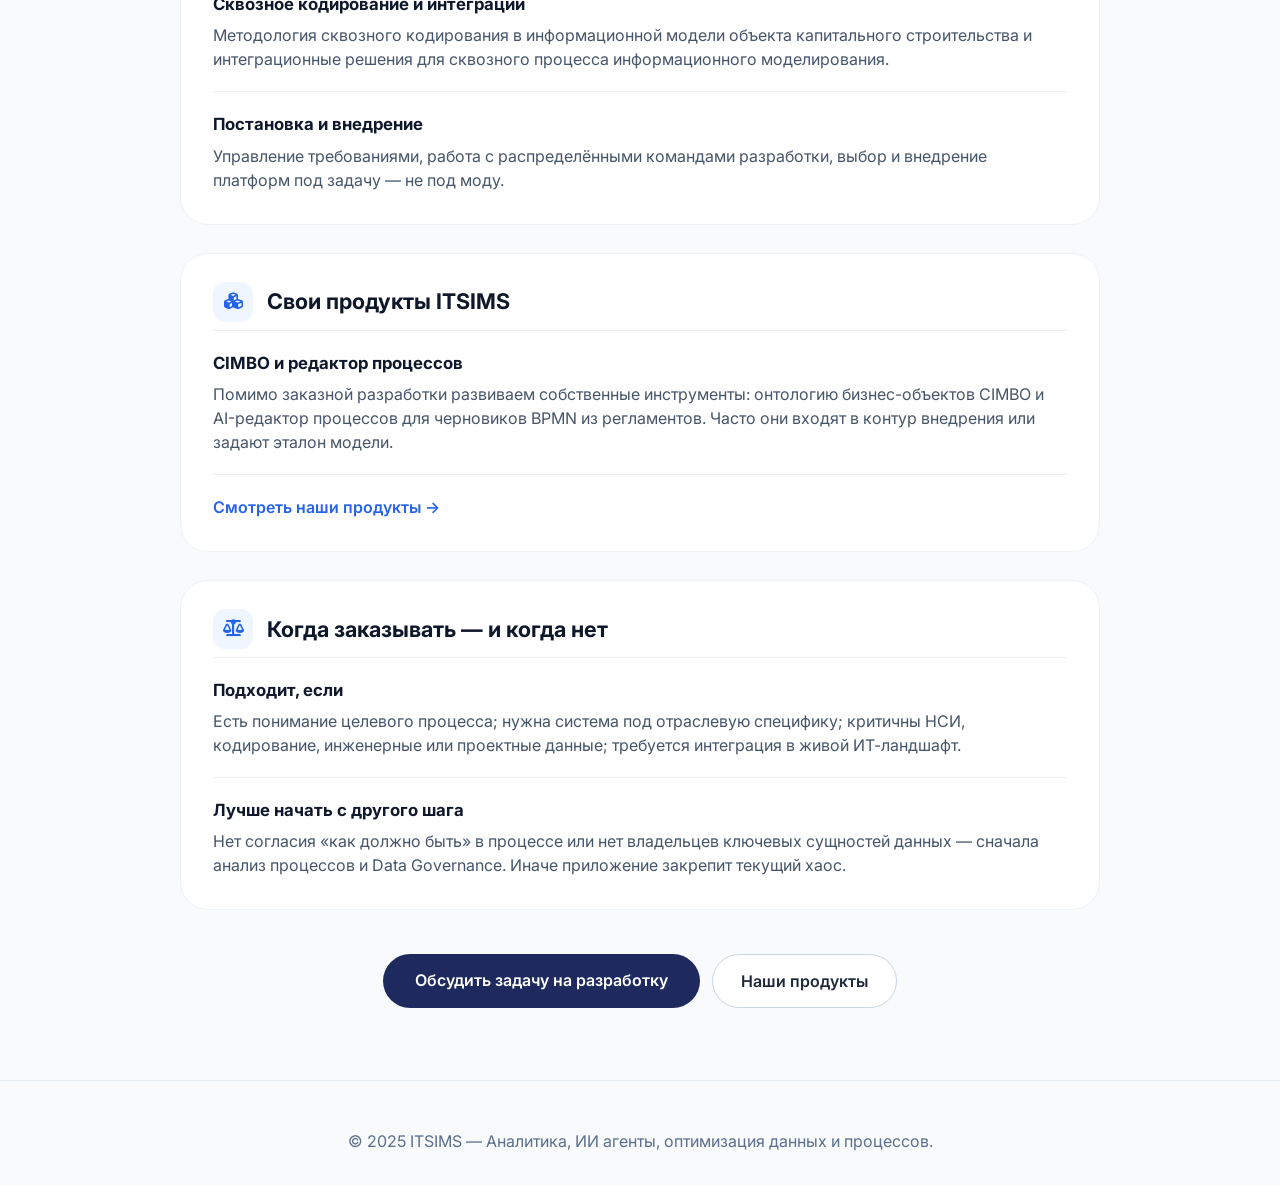
<file: app-development.html>
<!DOCTYPE html>
<html lang="ru">
<head>
    <meta charset="UTF-8">
    <meta name="viewport" content="width=device-width, initial-scale=1.0, viewport-fit=cover">
    <title>Разработка и внедрение приложений | ITSIMS</title>
    <script src="theme-boot.js"></script>
    <link href="https://fonts.googleapis.com/css2?family=Inter:opsz,wght@14..32,300;14..32,400;14..32,500;14..32,600;14..32,700;14..32,800&display=swap" rel="stylesheet">
    <link rel="stylesheet" href="https://cdnjs.cloudflare.com/ajax/libs/font-awesome/6.0.0-beta3/css/all.min.css">
    <link rel="stylesheet" href="theme.css">
    <style>
        * { margin: 0; padding: 0; box-sizing: border-box; }

        body {
            font-family: 'Inter', sans-serif;
            background: #f9fafc;
            color: #1e293b;
            line-height: 1.5;
        }

        .container {
            max-width: 920px;
            margin: 0 auto;
            padding: 0 24px;
        }

        header {
            background: rgba(255, 255, 255, 0.96);
            backdrop-filter: blur(8px);
            box-shadow: 0 1px 3px rgba(0,0,0,0.03);
            position: sticky;
            top: 0;
            z-index: 100;
            border-bottom: 1px solid #e9eef3;
        }
        header .container { max-width: 1280px; }

        .navbar {
            display: flex;
            justify-content: space-between;
            align-items: center;
            padding: 16px 0;
            flex-wrap: wrap;
            gap: 16px;
        }

        .logo {
            font-size: 1.7rem;
            font-weight: 800;
            letter-spacing: -0.02em;
            background: linear-gradient(135deg, #1E2A5E, #2D3A6E);
            background-clip: text;
            -webkit-background-clip: text;
            color: transparent;
            text-decoration: none;
        }
        .logo span { color: #3b82f6; background: none; }

        .nav-links {
            display: flex;
            gap: 28px;
            list-style: none;
        }
        .nav-links a {
            text-decoration: none;
            font-weight: 500;
            color: #334155;
            transition: color 0.2s;
            font-size: 0.95rem;
        }
        .nav-links a:hover { color: #2563eb; }

        .btn-outline-light {
            background: white;
            border: 1px solid #cbd5e1;
            padding: 8px 20px;
            border-radius: 40px;
            font-weight: 600;
            font-size: 0.9rem;
            color: #1e293b;
            text-decoration: none;
            display: inline-block;
        }
        .btn-outline-light:hover {
            border-color: #3b82f6;
            background: #f0f4fe;
        }

        .service-hero {
            background: linear-gradient(135deg, #1e2a5e 0%, #2d3a6e 100%);
            padding: 64px 0;
            color: white;
        }
        .service-hero .container { max-width: 1280px; }
        .service-hero h1 {
            font-size: 2.6rem;
            font-weight: 800;
            margin-bottom: 16px;
            letter-spacing: -0.02em;
        }
        .service-hero p {
            font-size: 1.15rem;
            opacity: 0.9;
            max-width: 760px;
        }

        .breadcrumb { margin-bottom: 24px; font-size: 0.85rem; }
        .breadcrumb a { color: #cbd5e1; text-decoration: none; }
        .breadcrumb a:hover { color: white; }

        .groups {
            padding: 40px 0 16px;
            display: flex;
            flex-direction: column;
            gap: 28px;
        }

        .group {
            background: white;
            border-radius: 28px;
            border: 1px solid #eef2f6;
            padding: 28px 32px 12px;
        }

        .group-title {
            display: flex;
            align-items: center;
            gap: 14px;
            font-size: 1.35rem;
            font-weight: 700;
            color: #0f172a;
            margin-bottom: 8px;
        }
        .group-title i {
            width: 40px;
            height: 40px;
            display: flex;
            align-items: center;
            justify-content: center;
            border-radius: 12px;
            background: #eff6ff;
            color: #2563eb;
            font-size: 1.05rem;
            flex: 0 0 40px;
        }

        .item {
            padding: 20px 0;
            border-top: 1px solid #eef2f6;
        }
        .item h3 {
            font-size: 1.05rem;
            font-weight: 700;
            margin-bottom: 6px;
            color: #0f172a;
        }
        .item p { color: #475569; }
        .products-link {
            color: #2563eb;
            font-weight: 600;
            text-decoration: none;
        }
        .products-link:hover { text-decoration: underline; }
        html[data-theme="dark"] .products-link { color: #93c5fd; }

        .steps {
            margin: 8px 0 16px;
            padding-left: 20px;
            color: #475569;
        }
        .steps li { margin-bottom: 8px; }

        .cta {
            text-align: center;
            padding: 28px 0 72px;
            display: flex;
            flex-wrap: wrap;
            gap: 12px;
            justify-content: center;
        }

        .btn-primary {
            background: #1e2a5e;
            color: white;
            padding: 14px 32px;
            border-radius: 40px;
            font-weight: 600;
            text-decoration: none;
            display: inline-block;
        }
        .btn-primary:hover { background: #0f1a44; }

        .btn-secondary {
            background: white;
            border: 1px solid #cbd5e1;
            color: #1e293b;
            padding: 14px 28px;
            border-radius: 40px;
            font-weight: 600;
            text-decoration: none;
            display: inline-block;
        }
        .btn-secondary:hover {
            border-color: #3b82f6;
            background: #f8fafc;
        }

        footer {
            padding: 48px 0 32px;
            text-align: center;
            color: #5b6e8c;
            border-top: 1px solid #e2e8f0;
        }
        footer .container { max-width: 1280px; }

        html[data-theme="dark"] body { background: #0b1220; color: #e2e8f0; }
        html[data-theme="dark"] header {
            background: rgba(15, 23, 42, 0.92);
            border-bottom-color: #1e293b;
            box-shadow: none;
        }
        html[data-theme="dark"] .nav-links a { color: #cbd5e1; }
        html[data-theme="dark"] .nav-links a:hover { color: #93c5fd; }
        html[data-theme="dark"] .btn-outline-light,
        html[data-theme="dark"] .btn-secondary {
            background: #1e293b;
            border-color: #334155;
            color: #e2e8f0;
        }
        html[data-theme="dark"] .btn-outline-light:hover,
        html[data-theme="dark"] .btn-secondary:hover {
            border-color: #60a5fa;
            background: #243247;
        }
        html[data-theme="dark"] .group {
            background: #111827;
            border-color: #1e293b;
        }
        html[data-theme="dark"] .group-title,
        html[data-theme="dark"] .item h3 { color: #f8fafc; }
        html[data-theme="dark"] .group-title i {
            background: #1e3a5f;
            color: #93c5fd;
        }
        html[data-theme="dark"] .item { border-top-color: #1e293b; }
        html[data-theme="dark"] .item p,
        html[data-theme="dark"] .steps { color: #94a3b8; }
        html[data-theme="dark"] footer {
            border-top-color: #1e293b;
            color: #64748b;
        }

        @media (max-width: 768px) {
            .navbar { flex-direction: column; }
            .nav-links { gap: 16px; flex-wrap: wrap; justify-content: center; }
            .service-hero h1 { font-size: 2rem; }
            .group { padding: 22px 18px 8px; }
        }
    </style>
</head>
<body>
<header>
    <div class="container">
        <div class="navbar">
            <a href="index.html" class="logo">IT<span>SIMS</span></a>
            <ul class="nav-links">
                <li><a href="index.html">Главная</a></li>
                <li><a href="index.html#services">Услуги</a></li>
                <li><a href="products.html">Продукты</a></li>
                <li><a href="index.html#contact">Контакты</a></li>
            </ul>
            <div class="nav-actions">
                <button type="button" class="theme-toggle" aria-label="Включить тёмную тему"><i class="fas fa-moon"></i></button>
                <a href="request.html" class="btn-outline-light">Консультация</a>
            </div>
        </div>
    </div>
</header>

<section class="service-hero">
    <div class="container">
        <div class="breadcrumb">
            <a href="index.html">Главная</a> / <span>Разработка и внедрение</span>
        </div>
        <h1>Разработка и внедрение приложений</h1>
        <p>От модели процесса и данных — к рабочему инструменту в ежедневной эксплуатации. Прикладные решения под контур предприятия: роли, реестры, НСИ, интеграции — не «приложение ради экранов».</p>
    </div>
</section>

<main>
    <div class="container groups">
        <section class="group">
            <h2 class="group-title"><i class="fas fa-code"></i> Что делаем</h2>
            <article class="item">
                <h3>Прикладные системы и модули</h3>
                <p>Реестры, кабинеты, контуры учёта инженерных и проектных данных, модули НСИ, поддержка сквозного кодирования в информационной модели.</p>
            </article>
            <article class="item">
                <h3>Интеграции</h3>
                <p>Связка систем в сквозной процесс: обмен данными, контроль целостности идентификаторов и статусов, меньше ручных переносов.</p>
            </article>
            <article class="item">
                <h3>Внедрение, а не только разработка</h3>
                <p>Требования и MVP, поэтапный ввод, риски внедрения, обучение и сопровождение до устойчивой эксплуатации.</p>
            </article>
        </section>

        <section class="group">
            <h2 class="group-title"><i class="fas fa-route"></i> Как работаем</h2>
            <article class="item">
                <ol class="steps">
                    <li>Фиксируем цель и границы: какой процесс автоматизируем, какие данные — источник истины.</li>
                    <li>Согласуем роли, сценарии, сущности и правила кодирования/качества.</li>
                    <li>Собираем MVP на критичном сценарии.</li>
                    <li>Подключаем интеграции и смежные контуры.</li>
                    <li>Вводим в эксплуатацию поэтапно и наращиваем функции.</li>
                </ol>
                <p>Не начинаем с выбора стека: сначала ясность процесса и данных, потом архитектура решения.</p>
            </article>
        </section>

        <section class="group">
            <h2 class="group-title"><i class="fas fa-briefcase"></i> Опыт практики</h2>
            <article class="item">
                <p>В промышленных и инвестстроительных контурах реализованы решения, где приложение — часть методологии:</p>
            </article>
            <article class="item">
                <h3>Инженерные данные и НСИ</h3>
                <p>Система управления инженерными данными; модуль нормативно-справочной информации на согласованной модели данных.</p>
            </article>
            <article class="item">
                <h3>Сквозное кодирование и интеграции</h3>
                <p>Методология сквозного кодирования в информационной модели объекта капитального строительства и интеграционные решения для сквозного процесса информационного моделирования.</p>
            </article>
            <article class="item">
                <h3>Постановка и внедрение</h3>
                <p>Управление требованиями, работа с распределёнными командами разработки, выбор и внедрение платформ под задачу — не под моду.</p>
            </article>
        </section>

        <section class="group">
            <h2 class="group-title"><i class="fas fa-cubes"></i> Свои продукты ITSIMS</h2>
            <article class="item">
                <h3>CIMBO и редактор процессов</h3>
                <p>Помимо заказной разработки развиваем собственные инструменты: онтологию бизнес-объектов CIMBO и AI-редактор процессов для черновиков BPMN из регламентов. Часто они входят в контур внедрения или задают эталон модели.</p>
            </article>
            <article class="item">
                <p><a href="products.html" class="products-link">Смотреть наши продукты →</a></p>
            </article>
        </section>

        <section class="group">
            <h2 class="group-title"><i class="fas fa-balance-scale"></i> Когда заказывать — и когда нет</h2>
            <article class="item">
                <h3>Подходит, если</h3>
                <p>Есть понимание целевого процесса; нужна система под отраслевую специфику; критичны НСИ, кодирование, инженерные или проектные данные; требуется интеграция в живой ИТ-ландшафт.</p>
            </article>
            <article class="item">
                <h3>Лучше начать с другого шага</h3>
                <p>Нет согласия «как должно быть» в процессе или нет владельцев ключевых сущностей данных — сначала анализ процессов и Data Governance. Иначе приложение закрепит текущий хаос.</p>
            </article>
        </section>
    </div>

    <div class="cta">
        <a href="request.html" class="btn-primary">Обсудить задачу на разработку</a>
        <a href="products.html" class="btn-secondary">Наши продукты</a>
    </div>
</main>

<footer>
    <div class="container">
        <p>© 2025 ITSIMS — Аналитика, ИИ агенты, оптимизация данных и процессов.</p>
    </div>
</footer>
<script src="theme.js"></script>
</body>
</html>
</file>
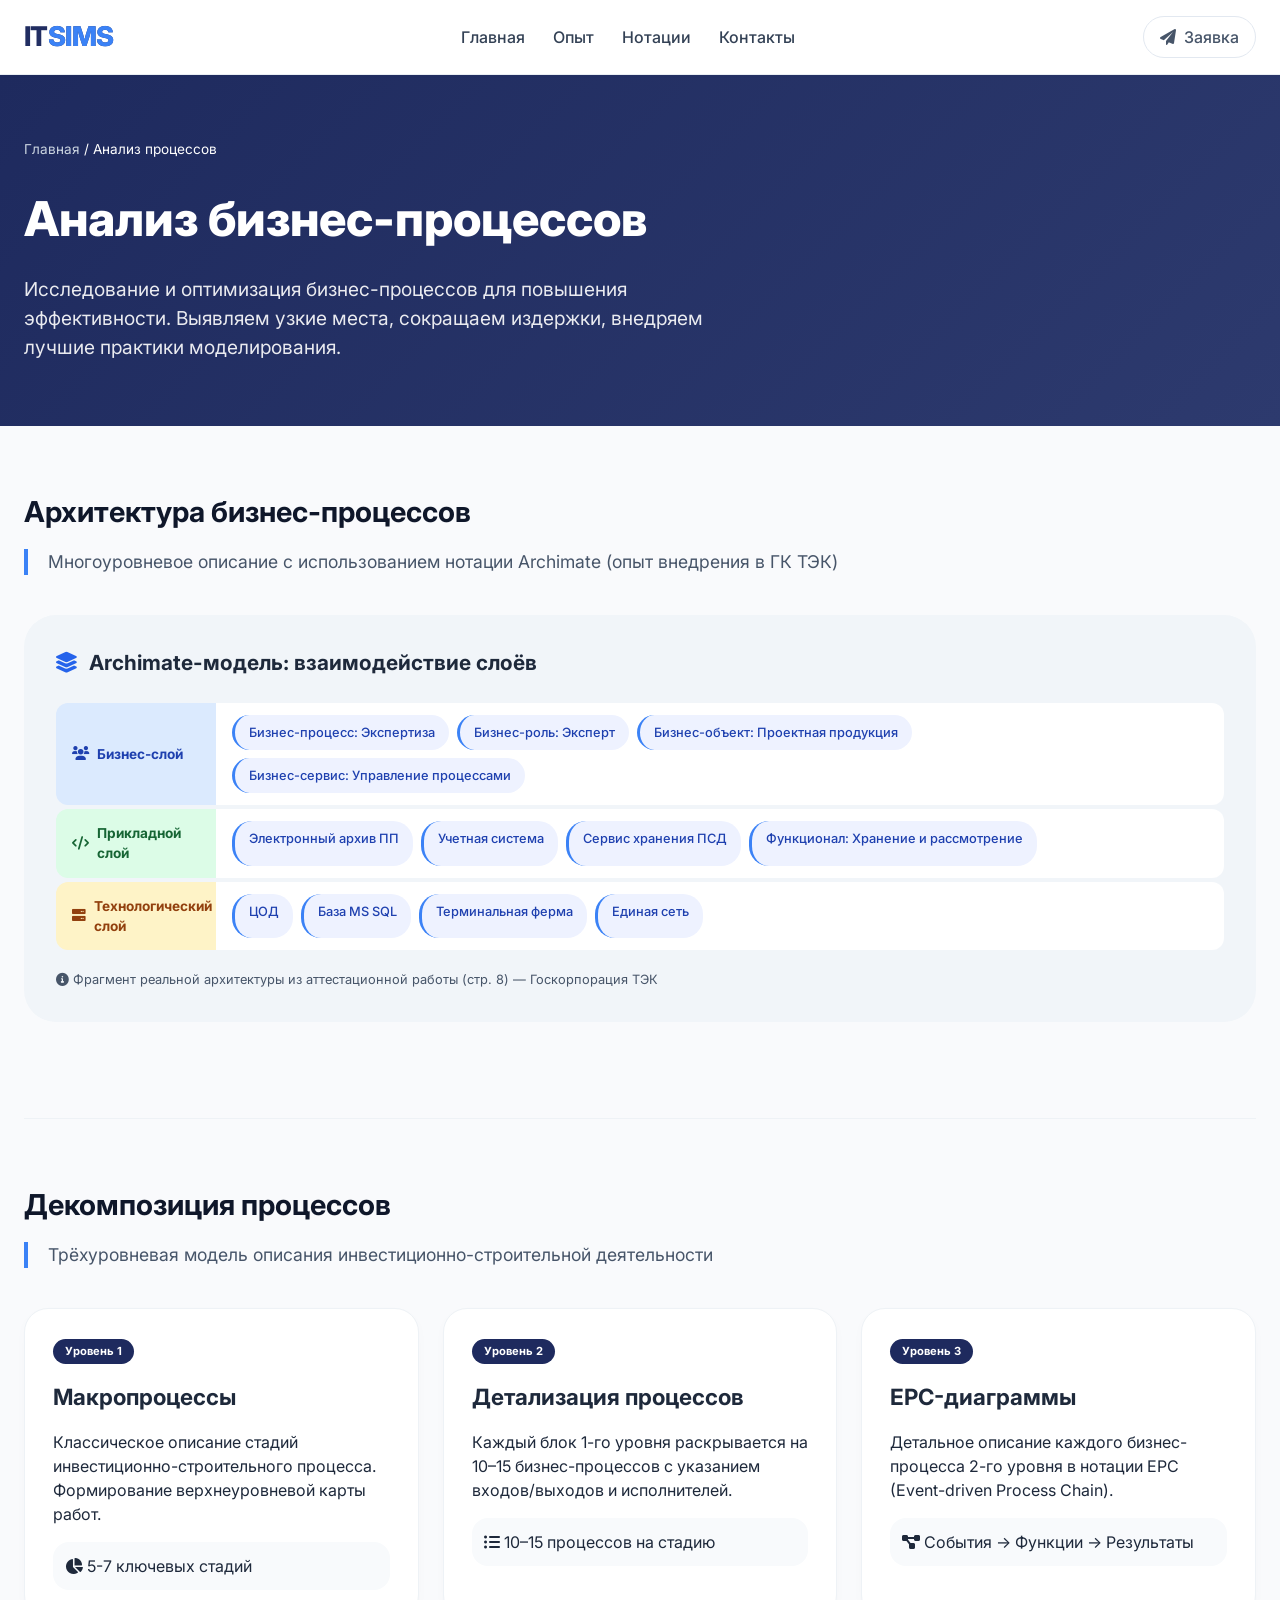
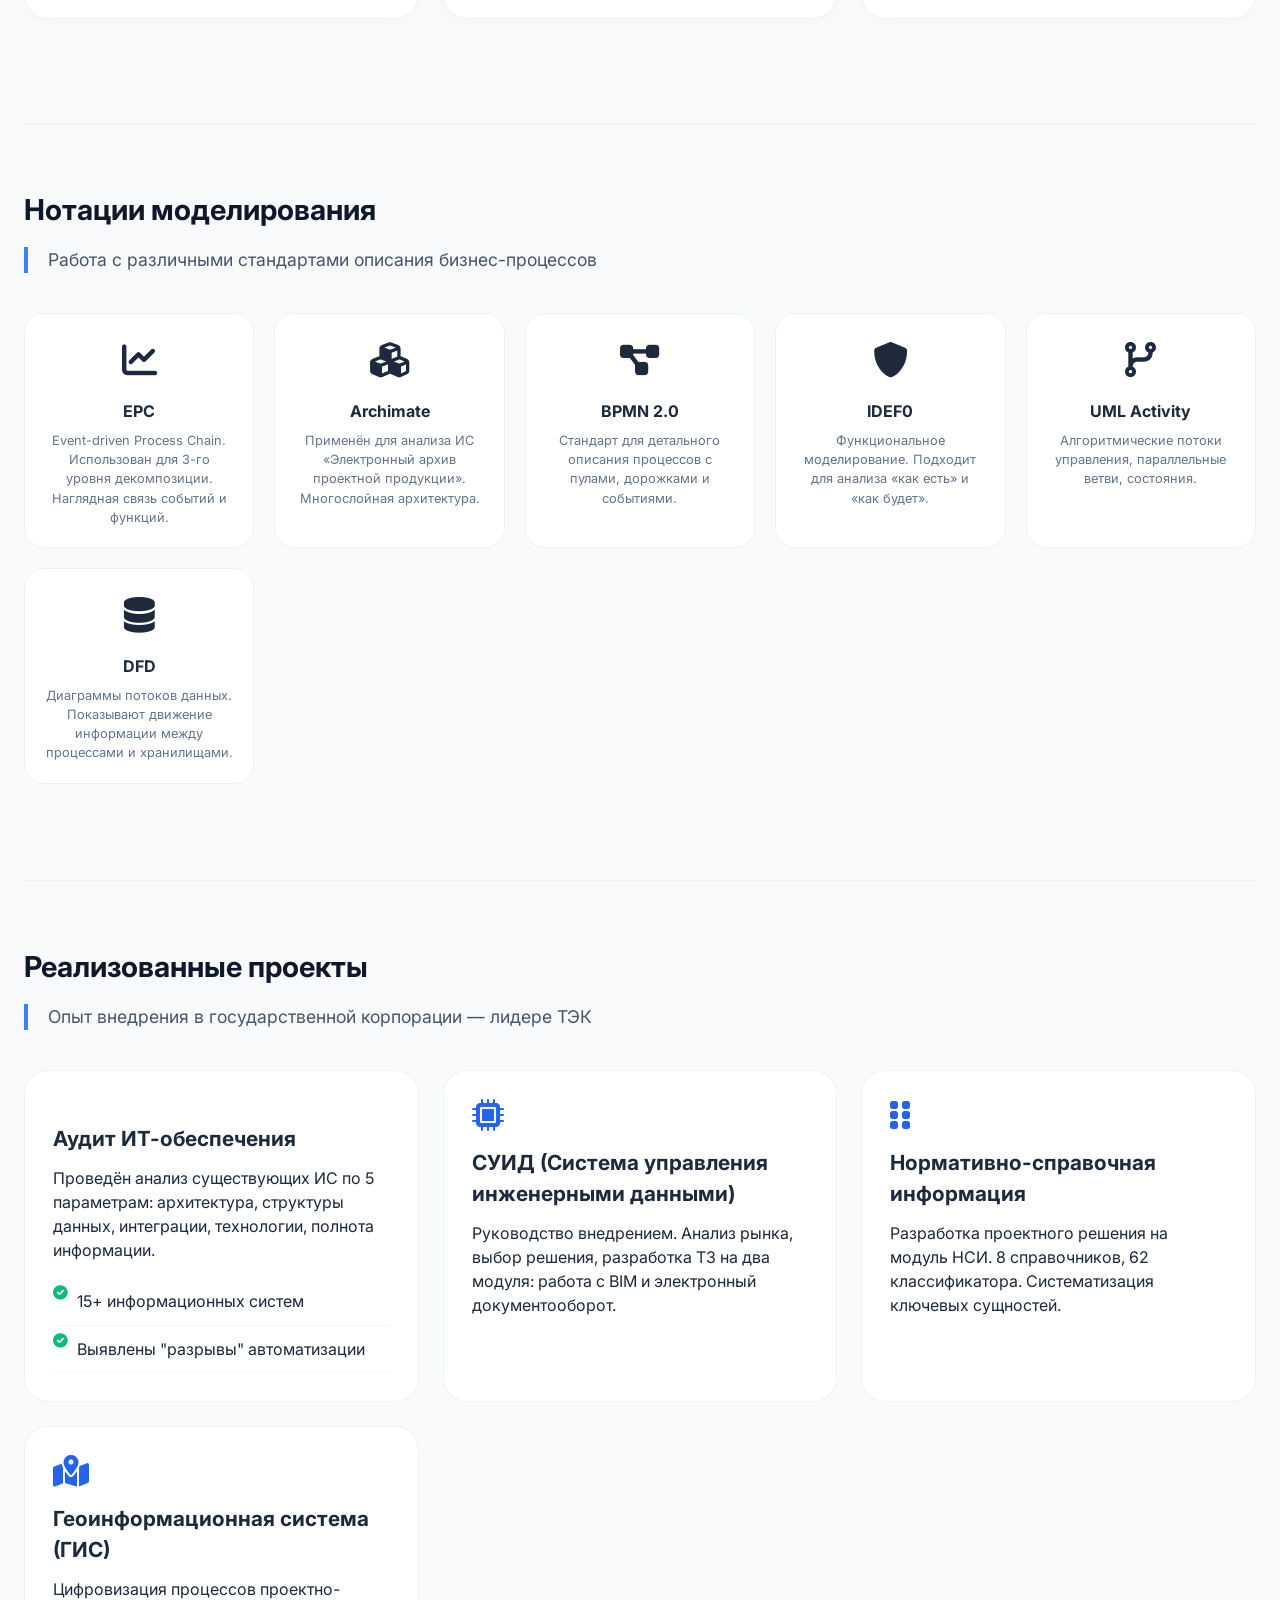
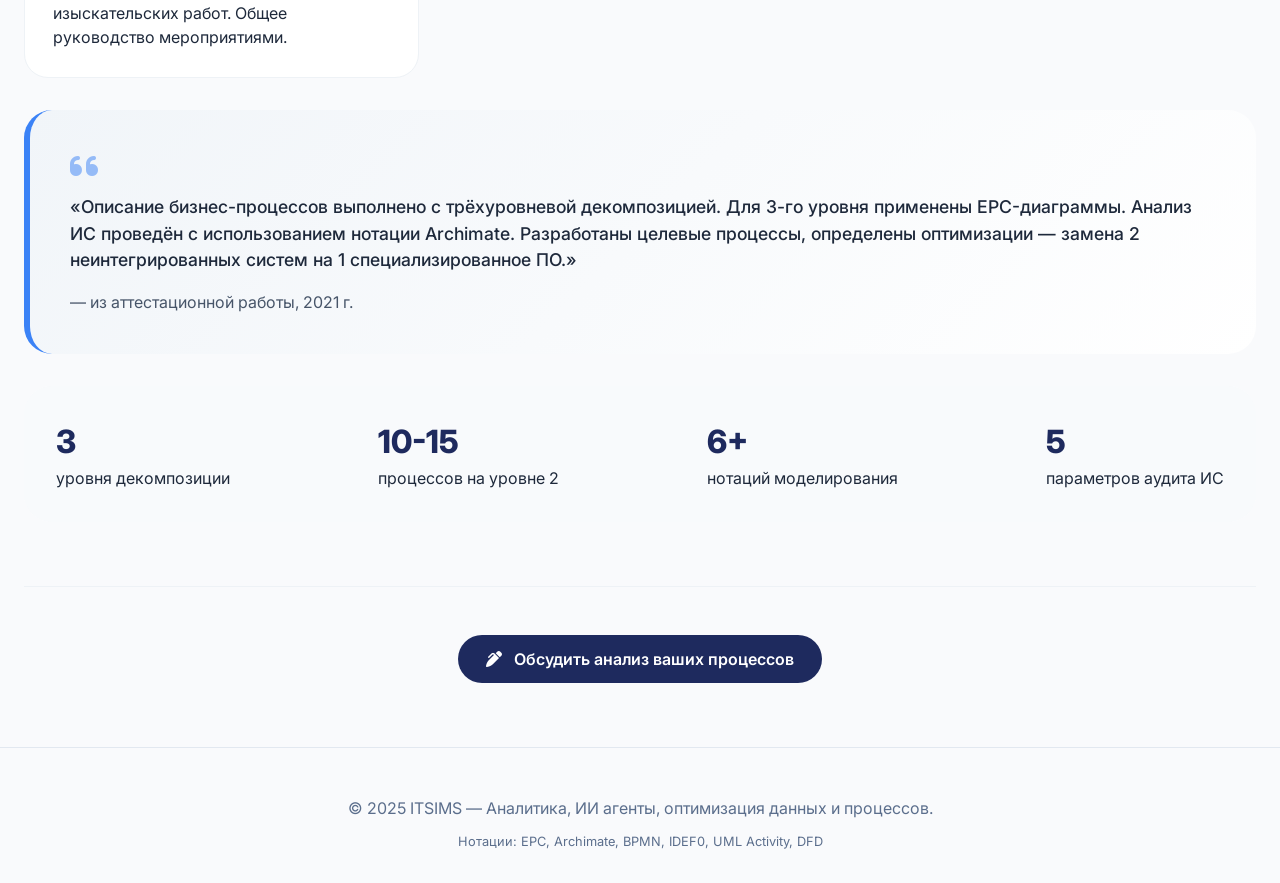
<file: form_analiz_bp.html>
<!DOCTYPE html>
<html lang="ru">
<head>
    <meta charset="UTF-8">
    <meta name="viewport" content="width=device-width, initial-scale=1.0, viewport-fit=cover">
    <title>Анализ процессов | ITSIMS</title>
    <link href="https://fonts.googleapis.com/css2?family=Inter:opsz,wght@14..32,300;14..32,400;14..32,500;14..32,600;14..32,700;14..32,800&display=swap" rel="stylesheet">
    <link rel="stylesheet" href="https://cdnjs.cloudflare.com/ajax/libs/font-awesome/6.0.0-beta3/css/all.min.css">
    <style>
        * {
            margin: 0;
            padding: 0;
            box-sizing: border-box;
        }

        body {
            font-family: 'Inter', sans-serif;
            background: #f9fafc;
            color: #1e293b;
            line-height: 1.5;
        }

        .container {
            max-width: 1280px;
            margin: 0 auto;
            padding: 0 24px;
        }

        /* Header */
        header {
            background: rgba(255, 255, 255, 0.96);
            backdrop-filter: blur(8px);
            box-shadow: 0 1px 3px rgba(0,0,0,0.03);
            position: sticky;
            top: 0;
            z-index: 100;
            border-bottom: 1px solid #e9eef3;
        }

        .navbar {
            display: flex;
            justify-content: space-between;
            align-items: center;
            padding: 16px 0;
            flex-wrap: wrap;
            gap: 16px;
        }

        .logo {
            font-size: 1.7rem;
            font-weight: 800;
            letter-spacing: -0.02em;
            background: linear-gradient(135deg, #1E2A5E, #2D3A6E);
            background-clip: text;
            -webkit-background-clip: text;
            color: transparent;
        }
        .logo span {
            color: #3b82f6;
            background: none;
        }

        .nav-links {
            display: flex;
            gap: 28px;
            list-style: none;
        }
        .nav-links a {
            text-decoration: none;
            font-weight: 500;
            color: #334155;
            transition: color 0.2s;
        }
        .nav-links a:hover {
            color: #2563eb;
        }

        .back-link {
            display: inline-flex;
            align-items: center;
            gap: 8px;
            color: #475569;
            text-decoration: none;
            font-weight: 500;
            padding: 8px 16px;
            border-radius: 40px;
            background: white;
            border: 1px solid #e2e8f0;
            transition: all 0.2s;
        }
        .back-link:hover {
            border-color: #3b82f6;
            color: #1e2a5e;
        }

        /* Hero section */
        .service-hero {
            background: linear-gradient(135deg, #1e2a5e 0%, #2d3a6e 100%);
            padding: 64px 0;
            color: white;
        }
        .service-hero h1 {
            font-size: 3rem;
            font-weight: 800;
            margin-bottom: 20px;
        }
        .service-hero p {
            font-size: 1.2rem;
            opacity: 0.9;
            max-width: 700px;
        }

        /* breadcrumbs */
        .breadcrumb {
            margin-bottom: 24px;
            font-size: 0.85rem;
        }
        .breadcrumb a {
            color: #cbd5e1;
            text-decoration: none;
        }
        .breadcrumb a:hover {
            color: white;
        }

        /* Основной контент */
        .section {
            padding: 64px 0;
            border-bottom: 1px solid #eef2f6;
        }
        .section-title {
            font-size: 1.8rem;
            font-weight: 700;
            margin-bottom: 16px;
            color: #0f172a;
        }
        .section-sub {
            color: #475569;
            margin-bottom: 40px;
            font-size: 1.1rem;
            border-left: 4px solid #3b82f6;
            padding-left: 20px;
        }

        /* Архитектурная схема Archimate (по мотивам стр. 8 PDF) */
        .archimate-grid {
            background: #f1f5f9;
            border-radius: 32px;
            padding: 32px;
            margin: 32px 0;
            overflow-x: auto;
        }
        .archimate-title {
            font-size: 1.3rem;
            font-weight: 700;
            margin-bottom: 24px;
            display: flex;
            align-items: center;
            gap: 12px;
        }
        .archimate-layers {
            display: flex;
            flex-direction: column;
            gap: 4px;
            min-width: 600px;
        }
        .layer {
            display: flex;
            border-radius: 12px;
            overflow: hidden;
        }
        .layer-label {
            width: 160px;
            padding: 14px 16px;
            font-weight: 700;
            font-size: 0.85rem;
            display: flex;
            align-items: center;
            gap: 8px;
        }
        .layer-content {
            flex: 1;
            display: flex;
            flex-wrap: wrap;
            gap: 8px;
            padding: 12px 16px;
            background: white;
        }
        .archimate-element {
            background: #eef2ff;
            padding: 8px 14px;
            border-radius: 20px;
            font-size: 0.8rem;
            font-weight: 500;
            color: #1e40af;
            border-left: 3px solid #3b82f6;
        }
        .business-layer .layer-label { background: #dbeafe; color: #1e40af; }
        .application-layer .layer-label { background: #dcfce7; color: #166534; }
        .technology-layer .layer-label { background: #fef3c7; color: #92400e; }

        /* Три уровня декомпозиции */
        .decomp-grid {
            display: flex;
            flex-wrap: wrap;
            gap: 24px;
            margin: 40px 0;
        }
        .decomp-card {
            flex: 1;
            background: white;
            border-radius: 24px;
            padding: 28px;
            border: 1px solid #eef2f6;
            box-shadow: 0 4px 12px rgba(0,0,0,0.02);
        }
        .decomp-level {
            display: inline-block;
            background: #1e2a5e;
            color: white;
            padding: 4px 12px;
            border-radius: 40px;
            font-size: 0.7rem;
            font-weight: 700;
            margin-bottom: 16px;
        }
        .decomp-card h3 {
            font-size: 1.4rem;
            margin-bottom: 16px;
        }

        /* Карточки нотаций */
        .notations-grid {
            display: grid;
            grid-template-columns: repeat(auto-fit, minmax(200px, 1fr));
            gap: 20px;
            margin: 32px 0;
        }
        .notation-card {
            background: white;
            border-radius: 20px;
            padding: 20px;
            text-align: center;
            border: 1px solid #eef2f6;
            transition: all 0.2s;
        }
        .notation-card:hover {
            transform: translateY(-4px);
            box-shadow: 0 12px 24px -12px rgba(0,0,0,0.1);
        }
        .notation-icon {
            font-size: 2.2rem;
            margin-bottom: 12px;
        }
        .notation-card h4 {
            font-weight: 700;
            margin-bottom: 8px;
        }
        .notation-card p {
            font-size: 0.8rem;
            color: #64748b;
        }

        /* Опыт из PDF */
        .experience-grid {
            display: grid;
            grid-template-columns: repeat(auto-fit, minmax(300px, 1fr));
            gap: 24px;
            margin: 32px 0;
        }
        .exp-card {
            background: white;
            border-radius: 24px;
            padding: 28px;
            border: 1px solid #eef2f6;
        }
        .exp-card i {
            font-size: 2rem;
            color: #2563eb;
            margin-bottom: 16px;
        }
        .exp-card h3 {
            font-size: 1.3rem;
            margin-bottom: 12px;
        }

        .metrics-list {
            list-style: none;
            margin-top: 16px;
        }
        .metrics-list li {
            padding: 8px 0;
            border-bottom: 1px solid #f1f5f9;
            display: flex;
            align-items: center;
            gap: 10px;
        }
        .metrics-list i {
            font-size: 0.9rem;
            color: #10b981;
        }

        /* Цитата */
        .quote-block {
            background: linear-gradient(135deg, #f1f5f9, #ffffff);
            border-radius: 28px;
            padding: 40px;
            margin: 32px 0;
            border-left: 6px solid #3b82f6;
        }

        .btn-primary {
            display: inline-flex;
            align-items: center;
            gap: 12px;
            background: #1e2a5e;
            color: white;
            padding: 12px 28px;
            border-radius: 40px;
            text-decoration: none;
            font-weight: 600;
            transition: background 0.2s;
            border: none;
            cursor: pointer;
        }
        .btn-primary:hover {
            background: #0f1a44;
        }

        footer {
            padding: 48px 0 32px;
            text-align: center;
            color: #5b6e8c;
            border-top: 1px solid #e2e8f0;
        }

        @media (max-width: 768px) {
            .service-hero h1 { font-size: 2rem; }
            .section-title { font-size: 1.5rem; }
            .layer-label { width: 120px; font-size: 0.7rem; }
        }
    </style>
</head>
<body>
<header>
    <div class="container">
        <div class="navbar">
            <div class="logo">IT<span>SIMS</span></div>
            <ul class="nav-links">
                <li><a href="index.html">Главная</a></li>
                <li><a href="#experience">Опыт</a></li>
                <li><a href="#notations">Нотации</a></li>
                <li><a href="request.html">Контакты</a></li>
            </ul>
            <a href="request.html" class="back-link"><i class="fas fa-paper-plane"></i> Заявка</a>
        </div>
    </div>
</header>

<!-- Hero -->
<section class="service-hero">
    <div class="container">
        <div class="breadcrumb">
            <a href="index.html">Главная</a> / <span style="color:white">Анализ процессов</span>
        </div>
        <h1>Анализ бизнес-процессов</h1>
        <p>Исследование и оптимизация бизнес-процессов для повышения эффективности. Выявляем узкие места, сокращаем издержки, внедряем лучшие практики моделирования.</p>
    </div>
</section>

<main>
    <div class="container">
        <!-- Архитектурная схема Archimate (по мотивам стр. 8 PDF) -->
        <div class="section">
            <h2 class="section-title">Архитектура бизнес-процессов</h2>
            <div class="section-sub">Многоуровневое описание с использованием нотации Archimate (опыт внедрения в ГК ТЭК)</div>
            
            <div class="archimate-grid">
                <div class="archimate-title">
                    <i class="fas fa-layer-group" style="color:#2563eb"></i> Archimate-модель: взаимодействие слоёв
                </div>
                <div class="archimate-layers">
                    <div class="layer business-layer">
                        <div class="layer-label"><i class="fas fa-users"></i> Бизнес-слой</div>
                        <div class="layer-content">
                            <span class="archimate-element">Бизнес-процесс: Экспертиза</span>
                            <span class="archimate-element">Бизнес-роль: Эксперт</span>
                            <span class="archimate-element">Бизнес-объект: Проектная продукция</span>
                            <span class="archimate-element">Бизнес-сервис: Управление процессами</span>
                        </div>
                    </div>
                    <div class="layer application-layer">
                        <div class="layer-label"><i class="fas fa-code"></i> Прикладной слой</div>
                        <div class="layer-content">
                            <span class="archimate-element">Электронный архив ПП</span>
                            <span class="archimate-element">Учетная система</span>
                            <span class="archimate-element">Сервис хранения ПСД</span>
                            <span class="archimate-element">Функционал: Хранение и рассмотрение</span>
                        </div>
                    </div>
                    <div class="layer technology-layer">
                        <div class="layer-label"><i class="fas fa-server"></i> Технологический слой</div>
                        <div class="layer-content">
                            <span class="archimate-element">ЦОД</span>
                            <span class="archimate-element">База MS SQL</span>
                            <span class="archimate-element">Терминальная ферма</span>
                            <span class="archimate-element">Единая сеть</span>
                        </div>
                    </div>
                </div>
                <p style="font-size:0.8rem; margin-top:20px; color:#475569;"><i class="fas fa-info-circle"></i> Фрагмент реальной архитектуры из аттестационной работы (стр. 8) — Госкорпорация ТЭК</p>
            </div>
        </div>

        <!-- 3 уровня декомпозиции -->
        <div class="section">
            <h2 class="section-title">Декомпозиция процессов</h2>
            <div class="section-sub">Трёхуровневая модель описания инвестиционно-строительной деятельности</div>
            
            <div class="decomp-grid">
                <div class="decomp-card">
                    <div class="decomp-level">Уровень 1</div>
                    <h3>Макропроцессы</h3>
                    <p>Классическое описание стадий инвестиционно-строительного процесса. Формирование верхнеуровневой карты работ.</p>
                    <div style="margin-top:16px; background:#f8fafc; padding:12px; border-radius:16px;">
                        <i class="fas fa-chart-pie"></i> 5-7 ключевых стадий
                    </div>
                </div>
                <div class="decomp-card">
                    <div class="decomp-level">Уровень 2</div>
                    <h3>Детализация процессов</h3>
                    <p>Каждый блок 1-го уровня раскрывается на 10–15 бизнес-процессов с указанием входов/выходов и исполнителей.</p>
                    <div style="margin-top:16px; background:#f8fafc; padding:12px; border-radius:16px;">
                        <i class="fas fa-list-ul"></i> 10–15 процессов на стадию
                    </div>
                </div>
                <div class="decomp-card">
                    <div class="decomp-level">Уровень 3</div>
                    <h3>EPC-диаграммы</h3>
                    <p>Детальное описание каждого бизнес-процесса 2-го уровня в нотации EPC (Event-driven Process Chain).</p>
                    <div style="margin-top:16px; background:#f8fafc; padding:12px; border-radius:16px;">
                        <i class="fas fa-project-diagram"></i> События → Функции → Результаты
                    </div>
                </div>
            </div>
        </div>

        <!-- Нотации (важный акцент) -->
        <div class="section" id="notations">
            <h2 class="section-title">Нотации моделирования</h2>
            <div class="section-sub">Работа с различными стандартами описания бизнес-процессов</div>
            
            <div class="notations-grid">
                <div class="notation-card">
                    <div class="notation-icon"><i class="fas fa-chart-line"></i></div>
                    <h4>EPC</h4>
                    <p>Event-driven Process Chain. Использован для 3-го уровня декомпозиции. Наглядная связь событий и функций.</p>
                </div>
                <div class="notation-card">
                    <div class="notation-icon"><i class="fas fa-cubes"></i></div>
                    <h4>Archimate</h4>
                    <p>Применён для анализа ИС «Электронный архив проектной продукции». Многослойная архитектура.</p>
                </div>
                <div class="notation-card">
                    <div class="notation-icon"><i class="fas fa-diagram-project"></i></div>
                    <h4>BPMN 2.0</h4>
                    <p>Стандарт для детального описания процессов с пулами, дорожками и событиями.</p>
                </div>
                <div class="notation-card">
                    <div class="notation-icon"><i class="fas fa-shield-alt"></i></div>
                    <h4>IDEF0</h4>
                    <p>Функциональное моделирование. Подходит для анализа «как есть» и «как будет».</p>
                </div>
                <div class="notation-card">
                    <div class="notation-icon"><i class="fas fa-code-branch"></i></div>
                    <h4>UML Activity</h4>
                    <p>Алгоритмические потоки управления, параллельные ветви, состояния.</p>
                </div>
                <div class="notation-card">
                    <div class="notation-icon"><i class="fas fa-database"></i></div>
                    <h4>DFD</h4>
                    <p>Диаграммы потоков данных. Показывают движение информации между процессами и хранилищами.</p>
                </div>
            </div>
        </div>

        <!-- Личный опыт из PDF -->
        <div class="section" id="experience">
            <h2 class="section-title">Реализованные проекты</h2>
            <div class="section-sub">Опыт внедрения в государственной корпорации — лидере ТЭК</div>
            
            <div class="experience-grid">
                <div class="exp-card">
                    <i class="fas fa-chart-simple"></i>
                    <h3>Аудит ИТ-обеспечения</h3>
                    <p>Проведён анализ существующих ИС по 5 параметрам: архитектура, структуры данных, интеграции, технологии, полнота информации.</p>
                    <ul class="metrics-list">
                        <li><i class="fas fa-check-circle"></i> 15+ информационных систем</li>
                        <li><i class="fas fa-check-circle"></i> Выявлены "разрывы" автоматизации</li>
                    </ul>
                </div>
                <div class="exp-card">
                    <i class="fas fa-microchip"></i>
                    <h3>СУИД (Система управления инженерными данными)</h3>
                    <p>Руководство внедрением. Анализ рынка, выбор решения, разработка ТЗ на два модуля: работа с BIM и электронный документооборот.</p>
                </div>
                <div class="exp-card">
                    <i class="fas fa-grip-vertical"></i>
                    <h3>Нормативно-справочная информация</h3>
                    <p>Разработка проектного решения на модуль НСИ. 8 справочников, 62 классификатора. Систематизация ключевых сущностей.</p>
                </div>
                <div class="exp-card">
                    <i class="fas fa-map-marked-alt"></i>
                    <h3>Геоинформационная система (ГИС)</h3>
                    <p>Цифровизация процессов проектно-изыскательских работ. Общее руководство мероприятиями.</p>
                </div>
            </div>

            <!-- Цитата / вывод -->
            <div class="quote-block">
                <i class="fas fa-quote-left" style="font-size: 2rem; color:#3b82f6; opacity:0.5; margin-bottom:12px; display:block;"></i>
                <p style="font-size:1.1rem; font-weight:500;">«Описание бизнес-процессов выполнено с трёхуровневой декомпозицией. Для 3-го уровня применены EPC-диаграммы. Анализ ИС проведён с использованием нотации Archimate. Разработаны целевые процессы, определены оптимизации — замена 2 неинтегрированных систем на 1 специализированное ПО.»</p>
                <p style="margin-top:16px; color:#475569;">— из аттестационной работы, 2021 г.</p>
            </div>

            <!-- Ключевые показатели -->
            <div style="background: #f8fafc; border-radius: 28px; padding: 32px; margin-top: 24px;">
                <div style="display: flex; flex-wrap: wrap; gap: 32px; justify-content: space-between;">
                    <div><span style="font-size: 2rem; font-weight:800; color:#1e2a5e;">3</span><br>уровня декомпозиции</div>
                    <div><span style="font-size: 2rem; font-weight:800; color:#1e2a5e;">10-15</span><br>процессов на уровне 2</div>
                    <div><span style="font-size: 2rem; font-weight:800; color:#1e2a5e;">6+</span><br>нотаций моделирования</div>
                    <div><span style="font-size: 2rem; font-weight:800; color:#1e2a5e;">5</span><br>параметров аудита ИС</div>
                </div>
            </div>
        </div>

        <!-- CTA -->
        <div style="text-align: center; padding: 48px 0 64px;">
            <a href="request.html" class="btn-primary"><i class="fas fa-pen-alt"></i> Обсудить анализ ваших процессов</a>
        </div>
    </div>
</main>

<footer>
    <div class="container">
        <p>© 2025 ITSIMS — Аналитика, ИИ агенты, оптимизация данных и процессов.</p>
        <p style="margin-top: 12px; font-size: 0.8rem;">Нотации: EPC, Archimate, BPMN, IDEF0, UML Activity, DFD</p>
    </div>
</footer>
</body>
</html>
</file>
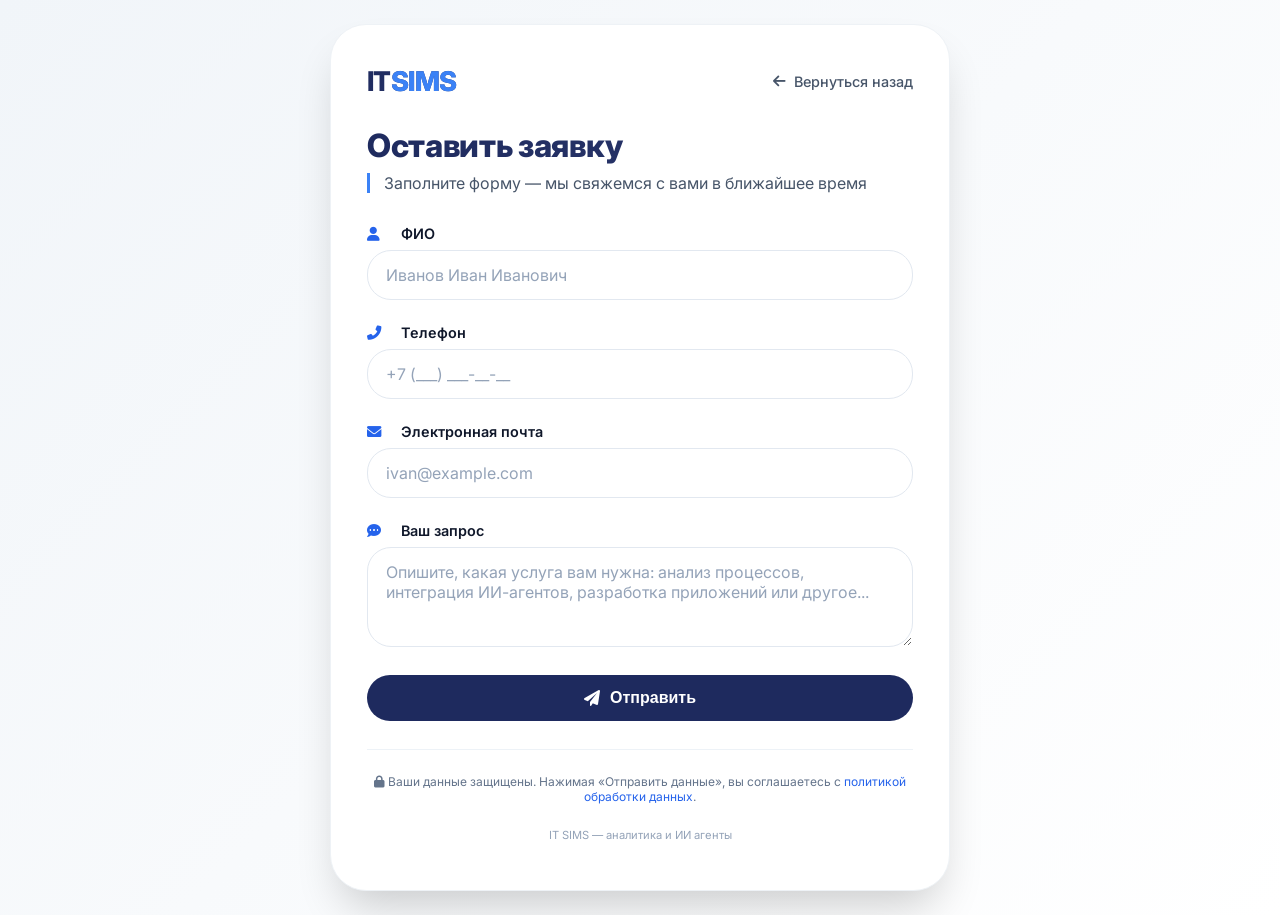
<file: form_consult.html>
<!DOCTYPE html>
<html lang="ru">
<head>
    <meta charset="UTF-8">
    <meta name="viewport" content="width=device-width, initial-scale=1.0, viewport-fit=cover">
    <title>Оставить заявку | IT SIMS</title>
    <!-- Google Fonts & Font Awesome -->
    <link href="https://fonts.googleapis.com/css2?family=Inter:opsz,wght@14..32,300;14..32,400;14..32,500;14..32,600;14..32,700;14..32,800&display=swap" rel="stylesheet">
    <link rel="stylesheet" href="https://cdnjs.cloudflare.com/ajax/libs/font-awesome/6.0.0-beta3/css/all.min.css">
    <style>
        * {
            margin: 0;
            padding: 0;
            box-sizing: border-box;
        }

        body {
            font-family: 'Inter', sans-serif;
            background: linear-gradient(135deg, #f1f5f9 0%, #ffffff 100%);
            color: #1e293b;
            min-height: 100vh;
            display: flex;
            align-items: center;
            justify-content: center;
            padding: 24px;
        }

        /* карточка формы */
        .form-card {
            max-width: 620px;
            width: 100%;
            background: white;
            border-radius: 36px;
            box-shadow: 0 25px 45px -12px rgba(0, 0, 0, 0.2);
            padding: 40px 36px 48px;
            border: 1px solid #eef2f6;
            transition: transform 0.2s ease;
        }

        /* шапка с логотипом и кнопкой назад */
        .form-header {
            display: flex;
            justify-content: space-between;
            align-items: center;
            margin-bottom: 28px;
            flex-wrap: wrap;
            gap: 16px;
        }
        .logo {
            font-size: 1.7rem;
            font-weight: 800;
            letter-spacing: -0.02em;
            background: linear-gradient(135deg, #1E2A5E, #2D3A6E);
            background-clip: text;
            -webkit-background-clip: text;
            color: transparent;
        }
        .logo span {
            color: #3b82f6;
            background: none;
            background-clip: unset;
            -webkit-background-clip: unset;
        }
        .back-link {
            display: inline-flex;
            align-items: center;
            gap: 8px;
            color: #475569;
            text-decoration: none;
            font-weight: 500;
            font-size: 0.9rem;
            transition: color 0.2s;
        }
        .back-link i {
            font-size: 0.9rem;
            transition: transform 0.2s;
        }
        .back-link:hover {
            color: #1e2a5e;
        }
        .back-link:hover i {
            transform: translateX(-3px);
        }

        /* заголовок */
        h1 {
            font-size: 2rem;
            font-weight: 800;
            letter-spacing: -0.01em;
            background: linear-gradient(135deg, #1E2A5E, #2D3A6E);
            background-clip: text;
            -webkit-background-clip: text;
            color: transparent;
            margin-bottom: 8px;
            margin-top: 8px;
        }
        .sub {
            color: #475569;
            margin-bottom: 32px;
            border-left: 3px solid #3b82f6;
            padding-left: 14px;
            font-weight: 400;
        }

        /* поля формы */
        .input-group {
            margin-bottom: 24px;
        }
        label {
            display: block;
            font-weight: 600;
            margin-bottom: 8px;
            color: #0f172a;
            font-size: 0.9rem;
        }
        label i {
            color: #2563eb;
            width: 24px;
            margin-right: 6px;
        }
        input, textarea {
            width: 100%;
            padding: 14px 18px;
            font-size: 1rem;
            font-family: 'Inter', sans-serif;
            border: 1.5px solid #e2e8f0;
            border-radius: 24px;
            background: #ffffff;
            transition: all 0.2s;
            outline: none;
            color: #0f172a;
        }
        textarea {
            resize: vertical;
            min-height: 100px;
        }
        input:focus, textarea:focus {
            border-color: #3b82f6;
            box-shadow: 0 0 0 3px rgba(59,130,246,0.15);
        }
        input::placeholder, textarea::placeholder {
            color: #94a3b8;
            font-weight: 400;
        }

        /* кнопка отправки */
        .submit-btn {
            width: 100%;
            background: #1e2a5e;
            color: white;
            border: none;
            padding: 14px 20px;
            font-size: 1rem;
            font-weight: 700;
            border-radius: 40px;
            cursor: pointer;
            transition: background 0.2s, transform 0.05s;
            margin-top: 12px;
            display: flex;
            align-items: center;
            justify-content: center;
            gap: 10px;
        }
        .submit-btn:hover {
            background: #0f1a44;
        }
        .submit-btn:active {
            transform: scale(0.98);
        }

        /* примечание и контакт */
        .note {
            margin-top: 28px;
            font-size: 0.75rem;
            color: #64748b;
            text-align: center;
            border-top: 1px solid #edf2f7;
            padding-top: 24px;
        }
        .note a {
            color: #2563eb;
            text-decoration: none;
        }
        .success-message {
            background: #e0f2fe;
            border-left: 4px solid #0284c7;
            padding: 16px;
            border-radius: 20px;
            margin-top: 20px;
            display: none;
            align-items: center;
            gap: 12px;
            font-weight: 500;
        }
        .error-message {
            background: #fee2e2;
            border-left: 4px solid #dc2626;
            padding: 12px;
            border-radius: 20px;
            margin-top: 16px;
            display: none;
            font-size: 0.85rem;
            color: #991b1b;
        }
        footer {
            text-align: center;
            margin-top: 24px;
            font-size: 0.7rem;
            color: #94a3b8;
        }

        @media (max-width: 500px) {
            .form-card {
                padding: 28px 20px 36px;
            }
            h1 {
                font-size: 1.6rem;
            }
            .logo {
                font-size: 1.4rem;
            }
        }
    </style>
</head>
<body>
    <div class="form-card">
        <!-- Верхняя панель: логотип + кнопка назад -->
        <div class="form-header">
            <div class="logo">IT<span>SIMS</span></div>
            <a href="index.html" class="back-link">
                <i class="fas fa-arrow-left"></i> Вернуться назад
            </a>
        </div>

        <h1>Оставить заявку</h1>
        <div class="sub">Заполните форму — мы свяжемся с вами в ближайшее время</div>

        <form action="https://formspree.io/f/mdayngre" method="POST">
            <div class="input-group">
                <label><i class="fas fa-user"></i> ФИО</label>
                <input type="text" id="fullname" name="fullname" placeholder="Иванов Иван Иванович" required>
            </div>

            <div class="input-group">
                <label><i class="fas fa-phone-alt"></i> Телефон</label>
                <input type="tel" id="phone" name="phone" placeholder="+7 (___) ___-__-__" required>
            </div>

            <div class="input-group">
                <label><i class="fas fa-envelope"></i> Электронная почта</label>
                <input type="email" id="email" name="email" placeholder="ivan@example.com" required>
            </div>

            <!-- НОВОЕ ПОЛЕ: Ваш запрос -->
            <div class="input-group">
                <label><i class="fas fa-comment-dots"></i> Ваш запрос</label>
                <textarea id="message" name="message" placeholder="Опишите, какая услуга вам нужна: анализ процессов, интеграция ИИ-агентов, разработка приложений или другое..."></textarea>
            </div>

            <button type="submit" class="submit-btn">
                <i class="fas fa-paper-plane"></i> Отправить
            </button>
        </form>

        <div id="successMessage" class="success-message">
            <i class="fas fa-check-circle" style="font-size: 1.4rem; color:#0284c7;"></i>
            <span>Спасибо! Ваша заявка принята. Наш менеджер свяжется с вами в течение часа.</span>
        </div>
        <div id="errorMessage" class="error-message"></div>

        <div class="note">
            <i class="fas fa-lock"></i> Ваши данные защищены. Нажимая «Отправить данные», вы соглашаетесь с <a href="#">политикой обработки данных</a>.
        </div>
        <footer>
            IT SIMS — аналитика и ИИ агенты
        </footer>
    </div>

    <script>
        (function() {
            const form = document.getElementById('requestForm');
            const successDiv = document.getElementById('successMessage');
            const errorDiv = document.getElementById('errorMessage');

            function validatePhone(phone) {
                const digits = phone.replace(/[\s\-\(\)\+]/g, '');
                const phoneRegex = /^[0-9]{10,15}$/;
                return phoneRegex.test(digits);
            }

            function validateEmail(email) {
                return /^[^\s@]+@([^\s@]+\.)+[^\s@]+$/.test(email);
            }

            function validateFullname(name) {
                return name.trim().length >= 2;
            }

            // поле запроса не обязательное, но если заполнено — проверим длину (опционально)
            function validateMessage(msg) {
                // можно не проверять, но ограничим спам: максимум 2000 символов
                return msg.length <= 2000;
            }

            form.addEventListener('submit', function(e) {
                e.preventDefault();

                successDiv.style.display = 'none';
                errorDiv.style.display = 'none';
                errorDiv.innerHTML = '';

                const fullname = document.getElementById('fullname').value.trim();
                const phone = document.getElementById('phone').value.trim();
                const email = document.getElementById('email').value.trim();
                const message = document.getElementById('message').value.trim();

                let errors = [];

                if (!validateFullname(fullname)) {
                    errors.push('• Укажите корректное ФИО (не менее 2 символов)');
                }
                if (!validatePhone(phone)) {
                    errors.push('• Введите корректный номер телефона (не менее 10 цифр)');
                }
                if (!validateEmail(email)) {
                    errors.push('• Введите корректный email (например, name@domain.ru)');
                }
                if (!validateMessage(message)) {
                    errors.push('• Запрос не должен превышать 2000 символов');
                }

                if (errors.length > 0) {
                    errorDiv.innerHTML = errors.join('<br>');
                    errorDiv.style.display = 'block';
                    return;
                }

                const btn = form.querySelector('.submit-btn');
                const originalText = btn.innerHTML;
                btn.innerHTML = '<i class="fas fa-spinner fa-pulse"></i> Отправка...';
                btn.disabled = true;

                setTimeout(() => {
                    // Демо-отправка (имитация успеха)
                    successDiv.style.display = 'flex';
                    form.reset();

                    btn.innerHTML = originalText;
                    btn.disabled = false;

                    console.log('Заявка отправлена (демо):', { fullname, phone, email, message });

                    setTimeout(() => {
                        successDiv.style.display = 'none';
                    }, 6000);
                }, 800);
            });
        })();
    </script>
</body>
</html>
</file>
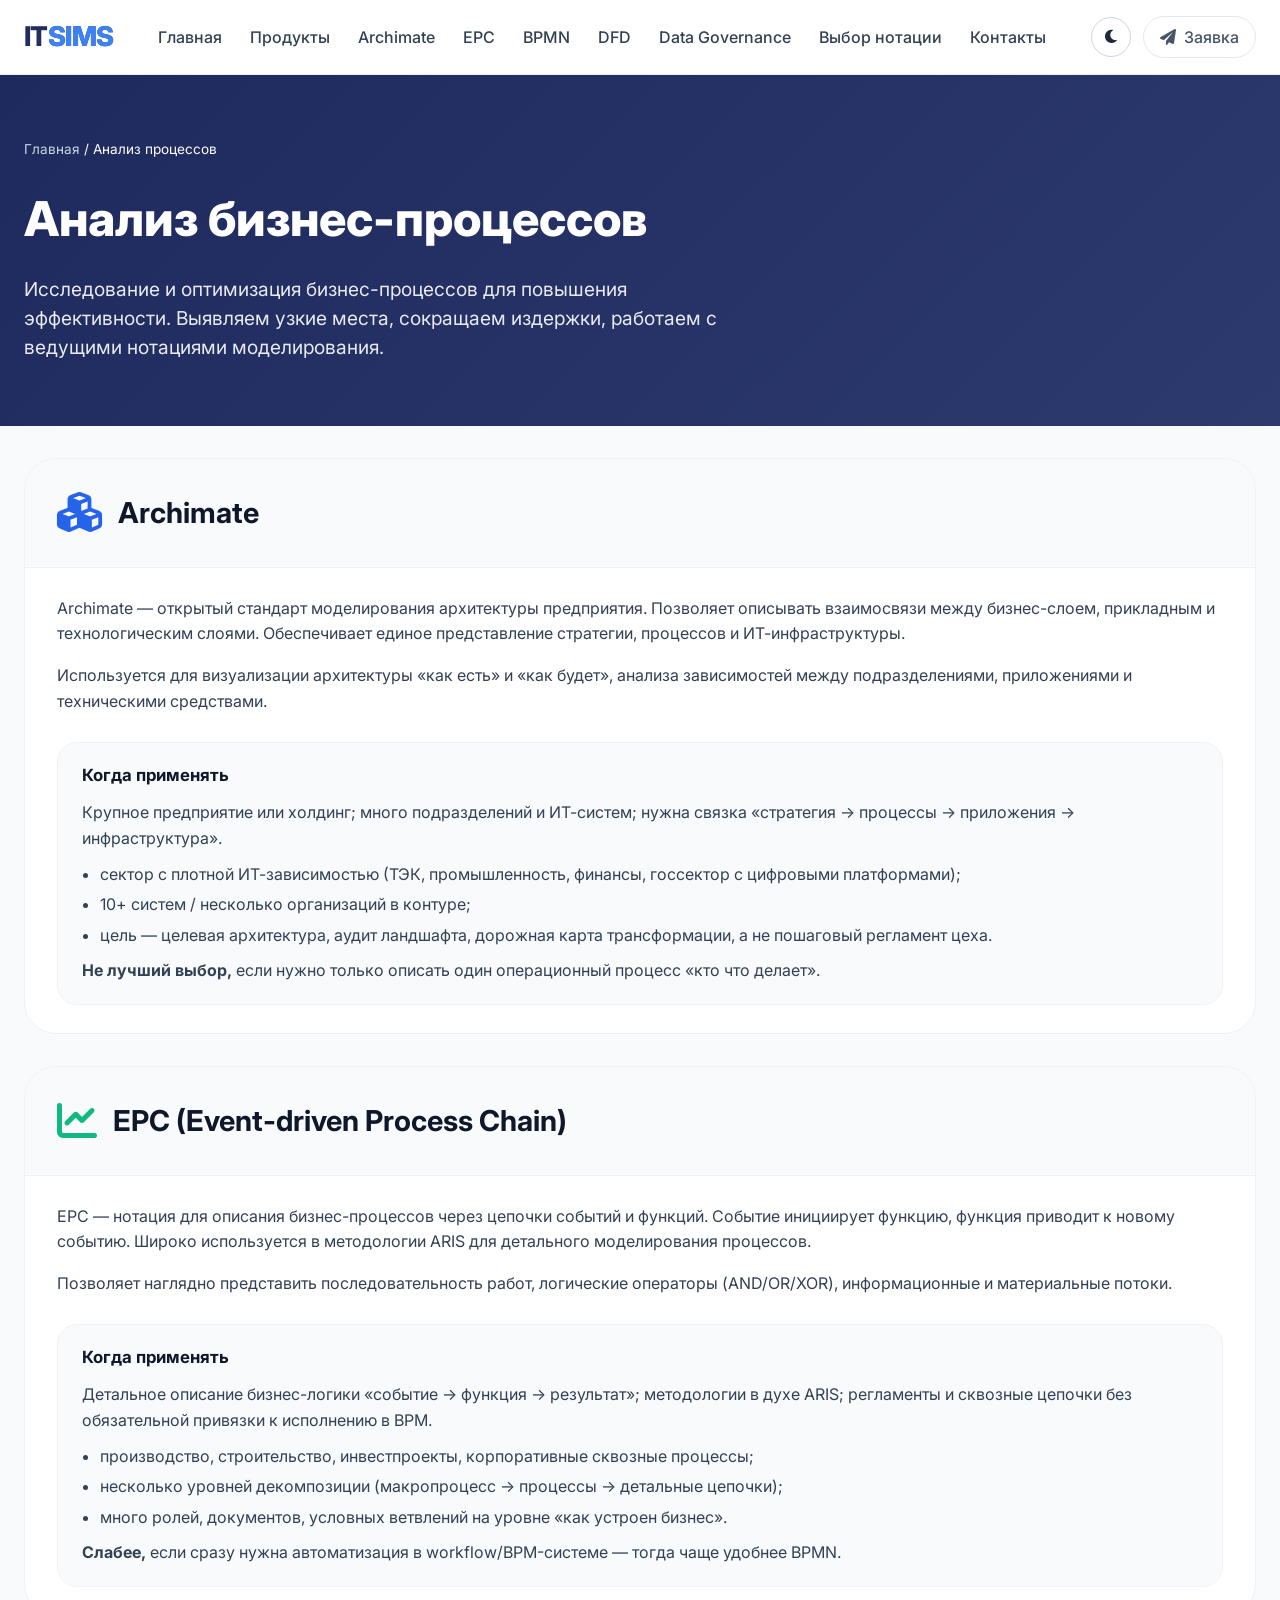
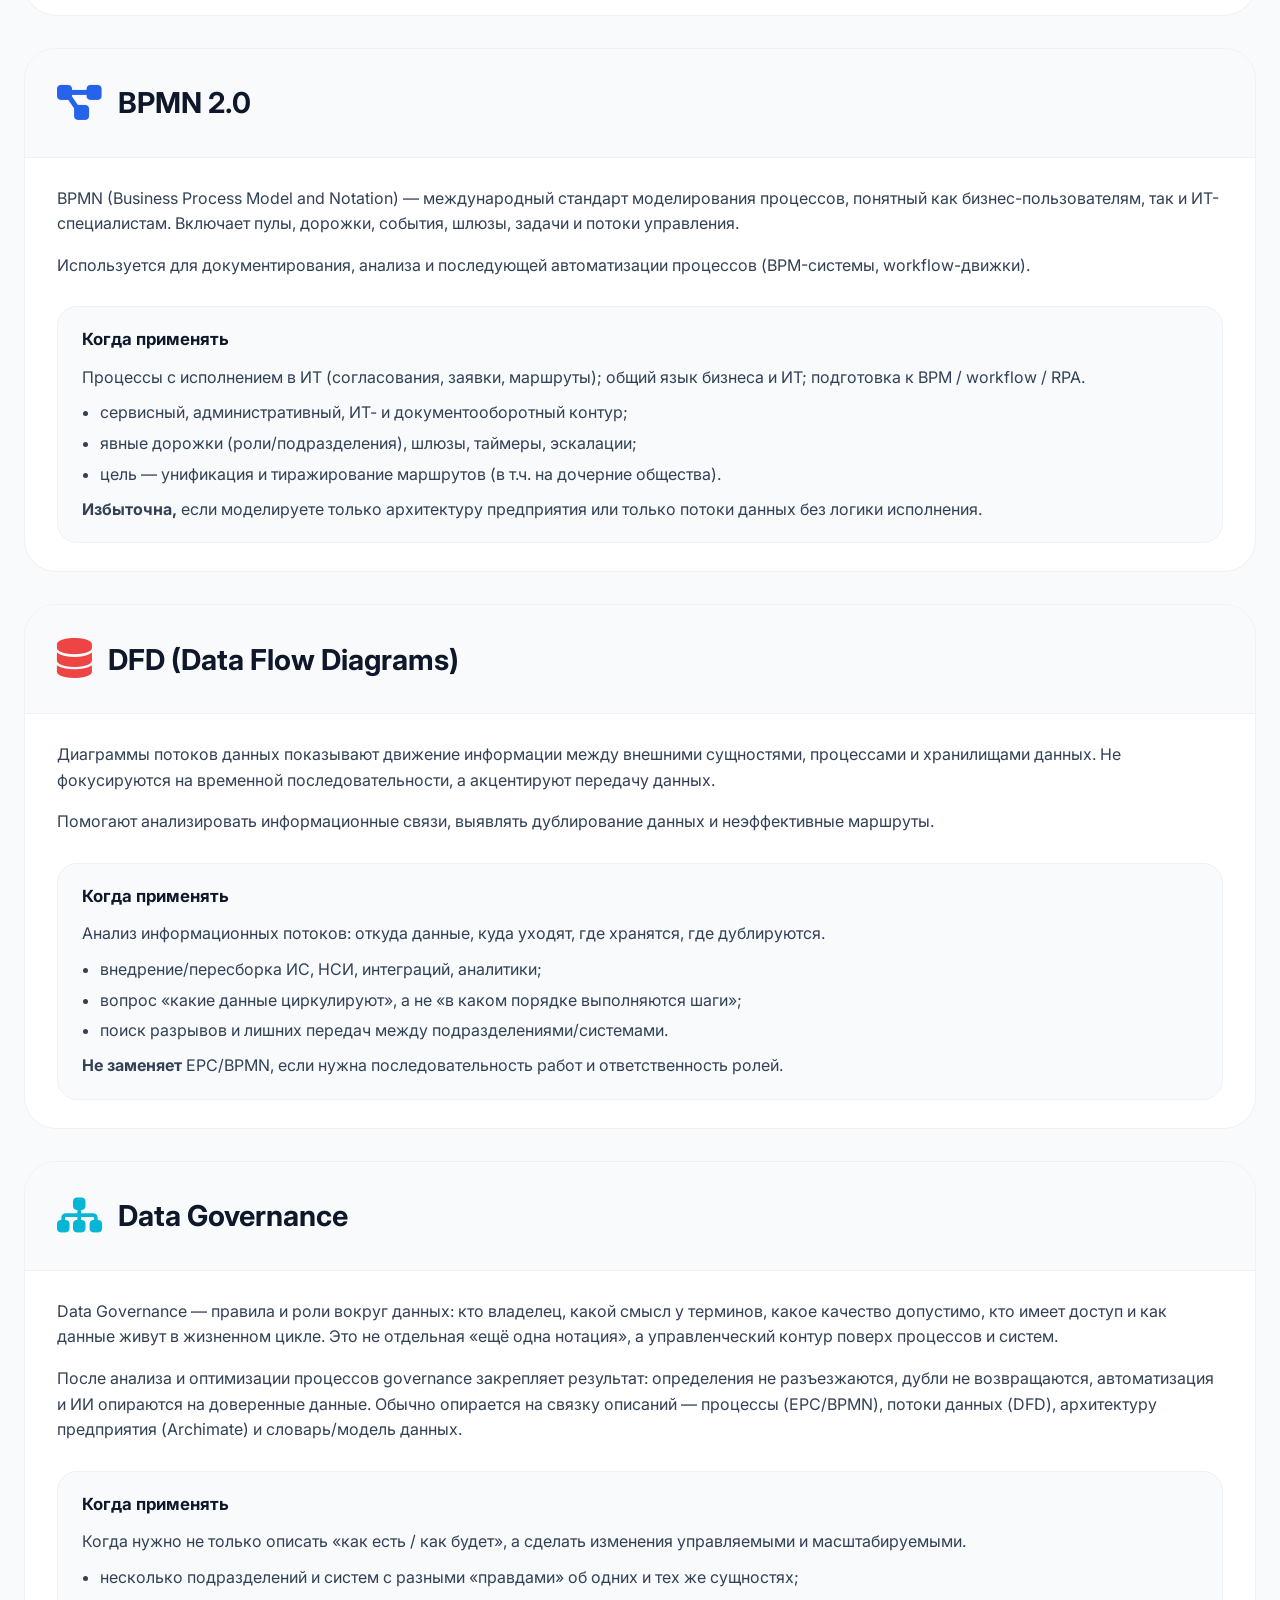
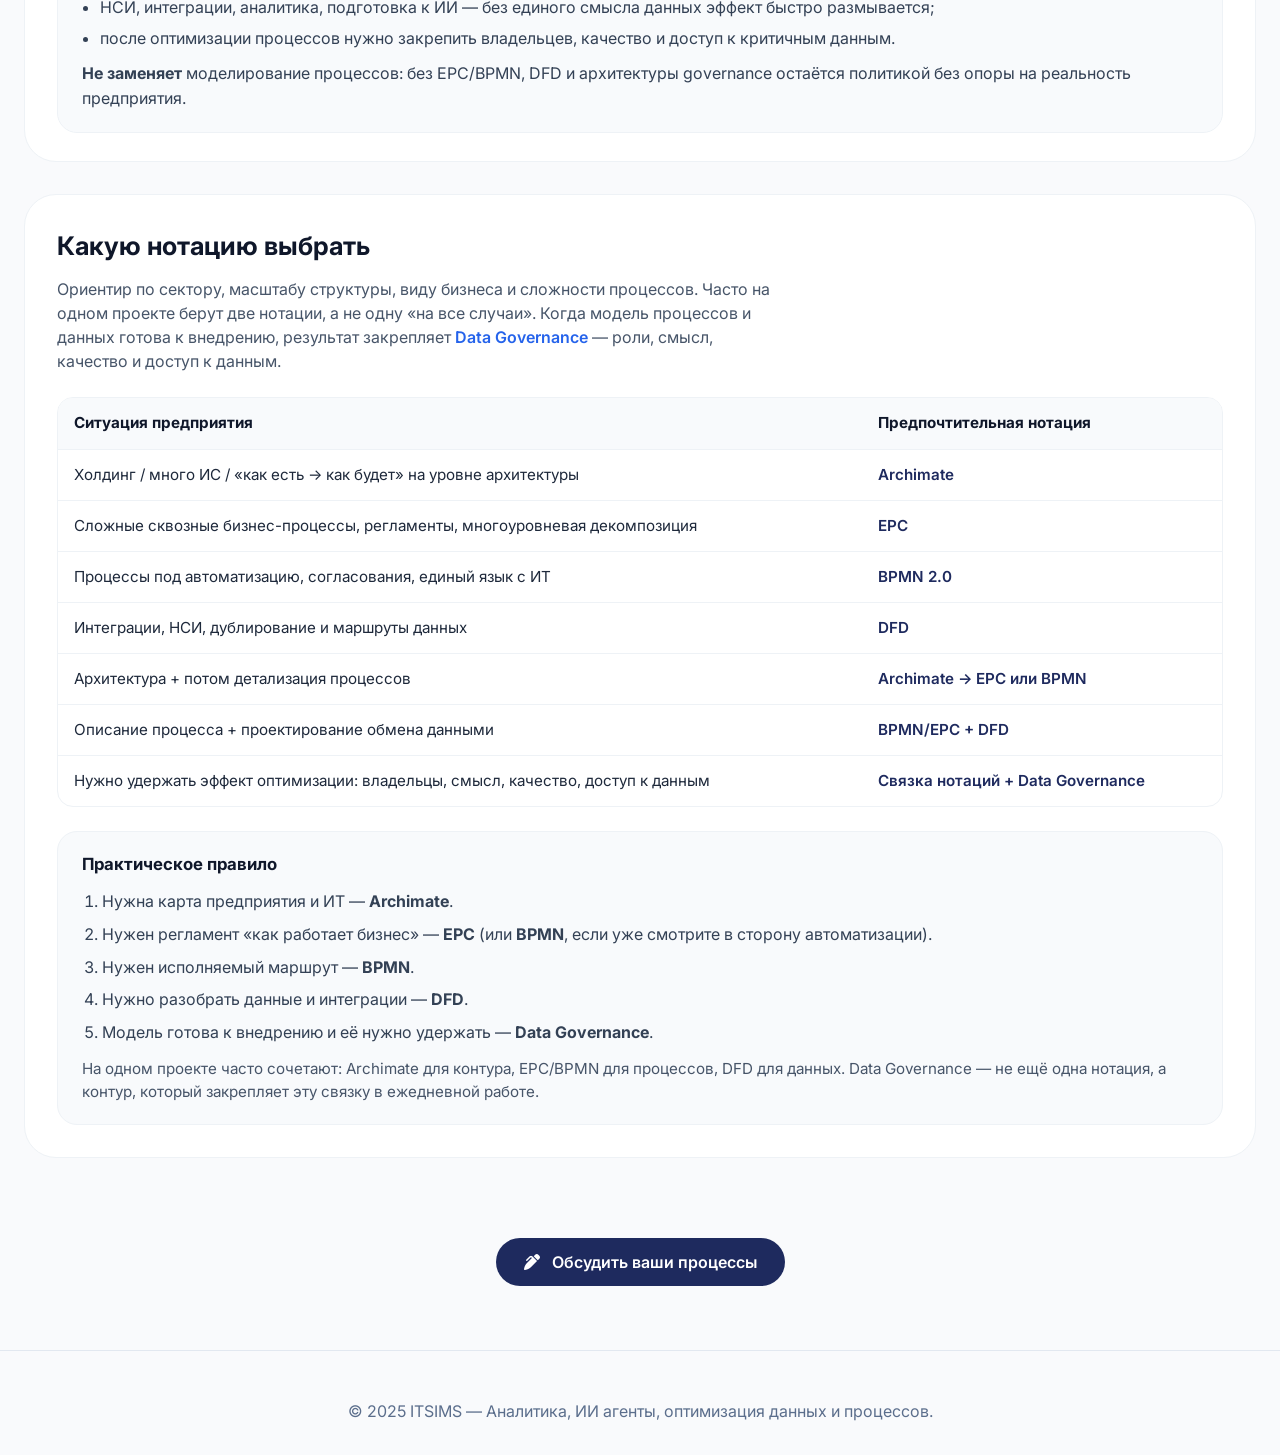
<file: process-analysis.html>
<!DOCTYPE html>
<html lang="ru">
<head>
    <meta charset="UTF-8">
    <meta name="viewport" content="width=device-width, initial-scale=1.0, viewport-fit=cover">
    <title>Анализ процессов | ITSIMS</title>
    <script src="theme-boot.js"></script>
    <link href="https://fonts.googleapis.com/css2?family=Inter:opsz,wght@14..32,300;14..32,400;14..32,500;14..32,600;14..32,700;14..32,800&display=swap" rel="stylesheet">
    <link rel="stylesheet" href="https://cdnjs.cloudflare.com/ajax/libs/font-awesome/6.0.0-beta3/css/all.min.css">
    <link rel="stylesheet" href="theme.css">
    <style>
        * {
            margin: 0;
            padding: 0;
            box-sizing: border-box;
        }

        body {
            font-family: 'Inter', sans-serif;
            background: #f9fafc;
            color: #1e293b;
            line-height: 1.5;
        }

        .container {
            max-width: 1280px;
            margin: 0 auto;
            padding: 0 24px;
        }

        header {
            background: rgba(255, 255, 255, 0.96);
            backdrop-filter: blur(8px);
            box-shadow: 0 1px 3px rgba(0,0,0,0.03);
            position: sticky;
            top: 0;
            z-index: 100;
            border-bottom: 1px solid #e9eef3;
        }

        .navbar {
            display: flex;
            justify-content: space-between;
            align-items: center;
            padding: 16px 0;
            flex-wrap: wrap;
            gap: 16px;
        }

        .logo {
            font-size: 1.7rem;
            font-weight: 800;
            letter-spacing: -0.02em;
            background: linear-gradient(135deg, #1E2A5E, #2D3A6E);
            background-clip: text;
            -webkit-background-clip: text;
            color: transparent;
            cursor: pointer;
        }
        .logo span {
            color: #3b82f6;
            background: none;
        }

        .nav-links {
            display: flex;
            gap: 28px;
            list-style: none;
        }
        .nav-links a {
            text-decoration: none;
            font-weight: 500;
            color: #334155;
            transition: color 0.2s;
        }
        .nav-links a:hover {
            color: #2563eb;
        }

        .back-link {
            display: inline-flex;
            align-items: center;
            gap: 8px;
            color: #475569;
            text-decoration: none;
            font-weight: 500;
            padding: 8px 16px;
            border-radius: 40px;
            background: white;
            border: 1px solid #e2e8f0;
            transition: all 0.2s;
        }
        .back-link:hover {
            border-color: #3b82f6;
            color: #1e2a5e;
        }

        .service-hero {
            background: linear-gradient(135deg, #1e2a5e 0%, #2d3a6e 100%);
            padding: 64px 0;
            color: white;
        }
        .service-hero h1 {
            font-size: 3rem;
            font-weight: 800;
            margin-bottom: 20px;
        }
        .service-hero p {
            font-size: 1.2rem;
            opacity: 0.9;
            max-width: 700px;
        }

        .breadcrumb {
            margin-bottom: 24px;
            font-size: 0.85rem;
        }
        .breadcrumb a {
            color: #cbd5e1;
            text-decoration: none;
        }
        .breadcrumb a:hover {
            color: white;
        }

        .notations {
            padding-top: 32px;
        }
        .notation-section {
            scroll-margin-top: 100px;
            margin-bottom: 32px;
            background: white;
            border-radius: 32px;
            border: 1px solid #eef2f6;
            overflow: hidden;
        }
        .notation-header {
            background: #f8fafc;
            padding: 24px 32px;
            border-bottom: 1px solid #eef2f6;
            display: flex;
            align-items: center;
            gap: 16px;
            flex-wrap: wrap;
        }
        .notation-icon {
            font-size: 2.5rem;
        }
        .notation-header h2 {
            font-size: 1.8rem;
            font-weight: 700;
            color: #0f172a;
        }
        .notation-desc {
            padding: 28px 32px;
            background: white;
        }
        .notation-desc p {
            color: #334155;
            line-height: 1.6;
            margin-bottom: 16px;
        }
        .notation-desc > p:last-child {
            margin-bottom: 0;
        }
        .when-block {
            margin: 0 32px 28px;
            padding: 20px 24px;
            background: #f8fafc;
            border-radius: 20px;
            border: 1px solid #eef2f6;
        }
        .when-block h3 {
            font-size: 1.05rem;
            font-weight: 700;
            color: #0f172a;
            margin-bottom: 12px;
        }
        .when-block p {
            color: #334155;
            line-height: 1.6;
            margin-bottom: 10px;
        }
        .when-block p:last-child {
            margin-bottom: 0;
        }
        .when-block ul {
            margin: 0 0 10px;
            padding-left: 18px;
            color: #334155;
            line-height: 1.55;
        }
        .when-block li {
            margin-bottom: 6px;
        }
        .when-block li:last-child {
            margin-bottom: 0;
        }
        .guide-section {
            scroll-margin-top: 100px;
            margin-bottom: 32px;
            background: white;
            border-radius: 32px;
            border: 1px solid #eef2f6;
            padding: 32px;
        }
        .guide-section h2 {
            font-size: 1.6rem;
            font-weight: 700;
            color: #0f172a;
            margin-bottom: 12px;
        }
        .guide-section > p {
            color: #475569;
            margin-bottom: 24px;
            max-width: 720px;
        }
        .guide-table-wrap {
            overflow-x: auto;
            margin-bottom: 24px;
            border-radius: 16px;
            border: 1px solid #eef2f6;
        }
        .guide-table {
            width: 100%;
            border-collapse: collapse;
            min-width: 560px;
            font-size: 0.95rem;
        }
        .guide-table th,
        .guide-table td {
            padding: 14px 16px;
            text-align: left;
            border-bottom: 1px solid #eef2f6;
            vertical-align: top;
            line-height: 1.45;
        }
        .guide-table th {
            background: #f8fafc;
            font-weight: 700;
            color: #0f172a;
        }
        .guide-table tr:last-child td {
            border-bottom: none;
        }
        .guide-table td:last-child {
            font-weight: 600;
            color: #1e2a5e;
            white-space: normal;
        }
        .guide-section a {
            color: #2563eb;
            text-decoration: none;
            font-weight: 600;
        }
        .guide-section a:hover {
            text-decoration: underline;
        }
        html[data-theme="dark"] .guide-section a {
            color: #93c5fd;
        }
        .guide-rules {
            background: #f8fafc;
            border-radius: 20px;
            padding: 20px 24px;
            border: 1px solid #eef2f6;
        }
        .guide-rules h3 {
            font-size: 1.05rem;
            font-weight: 700;
            margin-bottom: 12px;
            color: #0f172a;
        }
        .guide-rules ol {
            margin: 0;
            padding-left: 20px;
            color: #334155;
            line-height: 1.55;
        }
        .guide-rules li {
            margin-bottom: 8px;
        }
        .guide-rules li:last-child {
            margin-bottom: 0;
        }
        .guide-note {
            margin-top: 12px;
            color: #475569;
            font-size: 0.95rem;
            line-height: 1.55;
        }
        .experience-block {
            background: #f1f5f9;
            margin: 0 32px 32px 32px;
            border-radius: 24px;
            padding: 24px;
            border-left: 4px solid #2563eb;
        }
        .experience-block h3 {
            font-size: 1.2rem;
            font-weight: 700;
            margin-bottom: 12px;
            display: flex;
            align-items: center;
            gap: 10px;
        }
        .experience-block h3 i {
            color: #2563eb;
        }
        .visual-block {
            margin: 0 32px 28px 32px;
            background: #f8fafc;
            border-radius: 20px;
            padding: 24px;
        }

        .archimate-grid {
            background: #f1f5f9;
            border-radius: 20px;
            padding: 20px;
            overflow-x: auto;
        }
        .archimate-layers {
            display: flex;
            flex-direction: column;
            gap: 4px;
            min-width: 550px;
        }
        .layer {
            display: flex;
            border-radius: 12px;
            overflow: hidden;
        }
        .layer-label {
            width: 150px;
            padding: 12px 14px;
            font-weight: 700;
            font-size: 0.8rem;
            display: flex;
            align-items: center;
            gap: 8px;
        }
        .layer-content {
            flex: 1;
            display: flex;
            flex-wrap: wrap;
            gap: 8px;
            padding: 10px 14px;
            background: white;
        }
        .archimate-element {
            background: #eef2ff;
            padding: 6px 12px;
            border-radius: 20px;
            font-size: 0.75rem;
            font-weight: 500;
            color: #1e40af;
            border-left: 2px solid #3b82f6;
        }
        .business-layer .layer-label { background: #dbeafe; color: #1e40af; }
        .application-layer .layer-label { background: #dcfce7; color: #166534; }
        .technology-layer .layer-label { background: #fef3c7; color: #92400e; }
        .physical-layer .layer-label { background: #fef3c7; color: #92400e; }

        .decomp-mini {
            display: flex;
            flex-wrap: wrap;
            gap: 16px;
            margin-top: 16px;
        }
        .decomp-mini-item {
            flex: 1;
            background: white;
            border-radius: 16px;
            padding: 16px;
            text-align: center;
            border: 1px solid #e2e8f0;
        }

        .btn-primary {
            display: inline-flex;
            align-items: center;
            gap: 12px;
            background: #1e2a5e;
            color: white;
            padding: 12px 28px;
            border-radius: 40px;
            text-decoration: none;
            font-weight: 600;
            transition: background 0.2s;
        }
        .btn-primary:hover {
            background: #0f1a44;
        }

        footer {
            padding: 48px 0 32px;
            text-align: center;
            color: #5b6e8c;
            border-top: 1px solid #e2e8f0;
        }

        html[data-theme="dark"] body {
            background: #0b1220;
            color: #e2e8f0;
        }
        html[data-theme="dark"] header {
            background: rgba(15, 23, 42, 0.92);
            border-bottom-color: #1e293b;
            box-shadow: none;
        }
        html[data-theme="dark"] .nav-links a {
            color: #cbd5e1;
        }
        html[data-theme="dark"] .nav-links a:hover {
            color: #93c5fd;
        }
        html[data-theme="dark"] .back-link {
            background: #1e293b;
            border-color: #334155;
            color: #cbd5e1;
        }
        html[data-theme="dark"] .back-link:hover {
            border-color: #60a5fa;
            color: #e2e8f0;
        }
        html[data-theme="dark"] .notation-section,
        html[data-theme="dark"] .guide-section {
            background: #111827;
            border-color: #1e293b;
        }
        html[data-theme="dark"] .notation-header {
            background: #0f172a;
            border-bottom-color: #1e293b;
        }
        html[data-theme="dark"] .notation-header h2,
        html[data-theme="dark"] .guide-section h2,
        html[data-theme="dark"] .when-block h3,
        html[data-theme="dark"] .guide-rules h3,
        html[data-theme="dark"] .guide-table th,
        html[data-theme="dark"] .guide-table td:last-child {
            color: #f8fafc;
        }
        html[data-theme="dark"] .notation-desc {
            background: #111827;
        }
        html[data-theme="dark"] .notation-desc p,
        html[data-theme="dark"] .when-block p,
        html[data-theme="dark"] .when-block ul,
        html[data-theme="dark"] .guide-section > p,
        html[data-theme="dark"] .guide-table td,
        html[data-theme="dark"] .guide-rules ol,
        html[data-theme="dark"] .guide-note {
            color: #94a3b8;
        }
        html[data-theme="dark"] .when-block,
        html[data-theme="dark"] .guide-rules {
            background: #0f172a;
            border-color: #1e293b;
        }
        html[data-theme="dark"] .guide-table-wrap {
            border-color: #1e293b;
        }
        html[data-theme="dark"] .guide-table th,
        html[data-theme="dark"] .guide-table td {
            border-bottom-color: #1e293b;
        }
        html[data-theme="dark"] .guide-table th {
            background: #0f172a;
        }
        html[data-theme="dark"] footer {
            border-top-color: #1e293b;
            color: #64748b;
        }

        @media (max-width: 768px) {
            .service-hero h1 { font-size: 2rem; }
            .notation-header h2 { font-size: 1.4rem; }
            .layer-label { width: 110px; font-size: 0.7rem; }
        }
    </style>
</head>
<body>
<header>
    <div class="container">
        <div class="navbar">
            <div class="logo" onclick="location.href='index.html'">IT<span>SIMS</span></div>
            <ul class="nav-links">
                <li><a href="index.html">Главная</a></li>
                <li><a href="products.html">Продукты</a></li>
                <li><a href="#archimate">Archimate</a></li>
                <li><a href="#epc">EPC</a></li>
                <li><a href="#bpmn">BPMN</a></li>
                <li hidden><a href="#idef0">IDEF0</a></li>
                <li hidden><a href="#uml">UML</a></li>
                <li><a href="#dfd">DFD</a></li>
                <li><a href="#dg">Data Governance</a></li>
                <li><a href="#guide">Выбор нотации</a></li>
                <li><a href="request.html">Контакты</a></li>
            </ul>
            <div class="nav-actions">
                <button type="button" class="theme-toggle" aria-label="Включить тёмную тему"><i class="fas fa-moon"></i></button>
                <a href="request.html" class="back-link"><i class="fas fa-paper-plane"></i> Заявка</a>
            </div>
        </div>
    </div>
</header>

<section class="service-hero">
    <div class="container">
        <div class="breadcrumb">
            <a href="index.html">Главная</a> / <span style="color:white">Анализ процессов</span>
        </div>
        <h1>Анализ бизнес-процессов</h1>
        <p>Исследование и оптимизация бизнес-процессов для повышения эффективности. Выявляем узкие места, сокращаем издержки, работаем с ведущими нотациями моделирования.</p>
    </div>
</section>

<div class="container notations">
    <!-- ==================== ARCHIMATE ==================== -->
    <div id="archimate" class="notation-section">
        <div class="notation-header">
            <div class="notation-icon"><i class="fas fa-cubes" style="color:#2563eb"></i></div>
            <h2>Archimate</h2>
        </div>
        <div class="notation-desc">
            <p>Archimate — открытый стандарт моделирования архитектуры предприятия. Позволяет описывать взаимосвязи между бизнес-слоем, прикладным и технологическим слоями. Обеспечивает единое представление стратегии, процессов и ИТ-инфраструктуры.</p>
            <p>Используется для визуализации архитектуры «как есть» и «как будет», анализа зависимостей между подразделениями, приложениями и техническими средствами.</p>
        </div>
        <div class="when-block">
            <h3>Когда применять</h3>
            <p>Крупное предприятие или холдинг; много подразделений и ИТ-систем; нужна связка «стратегия → процессы → приложения → инфраструктура».</p>
            <ul>
                <li>сектор с плотной ИТ-зависимостью (ТЭК, промышленность, финансы, госсектор с цифровыми платформами);</li>
                <li>10+ систем / несколько организаций в контуре;</li>
                <li>цель — целевая архитектура, аудит ландшафта, дорожная карта трансформации, а не пошаговый регламент цеха.</li>
            </ul>
            <p><strong>Не лучший выбор,</strong> если нужно только описать один операционный процесс «кто что делает».</p>
        </div>
        <div class="visual-block" hidden>
            <div class="archimate-grid">
                <div style="font-weight:700; margin-bottom:16px;"><i class="fas fa-layer-group"></i> Archimate-модель предприятия</div>
                <div class="archimate-layers">
                    <div class="layer business-layer">
                        <div class="layer-label"><i class="fas fa-users"></i> Бизнес-слой</div>
                        <div class="layer-content">
                            <span class="archimate-element">Бизнес-план</span>
                            <span class="archimate-element">Модели бизнес-процессов</span>
                            <span class="archimate-element">Концептуальная модель данных</span>
                        </div>
                    </div>
                    <div class="layer application-layer">
                        <div class="layer-label"><i class="fas fa-code"></i> Прикладной слой</div>
                        <div class="layer-content">
                            <span class="archimate-element">Структура процессов</span>
                            <span class="archimate-element">Архитектура приложений</span>
                            <span class="archimate-element">Логическая модель данных</span>
                        </div>
                    </div>
                    <div class="layer technology-layer">
                        <div class="layer-label"><i class="fas fa-server"></i> Технологический слой</div>
                        <div class="layer-content">
                            <span class="archimate-element">Системный проект</span>
                            <span class="archimate-element">Технологическая архитектура</span>
                            <span class="archimate-element">Физическая модель данных</span>
                        </div>
                    </div>
                    <div class="layer physical-layer">
                        <div class="layer-label"><i class="fas fa-server"></i> Физический слой</div>
                        <div class="layer-content">
                            <span class="archimate-element">Cетевая архитектура</span>
                            <span class="archimate-element">Архитектура ИБ</span>
                            <span class="archimate-element">Спецификация бизнес-правил</span>
                        </div>
                    </div>
                </div>
            </div>
        </div>
        <div class="experience-block" hidden>
            <h3><i class="fas fa-briefcase"></i> Реализованный проект</h3>
            <p><strong>Аудит ИТ-обеспечения:</strong> В рамках подготовки к созданию единой цифровой платформы управления инвестиционными проектами был выполнен анализ текущего ИТ-ландшафта предприятия. 
                Основное внимание уделено функциональной архитектуре прикладных систем, состоянию системно-технической инфраструктуры, полноте и качеству интеграционных взаимодействий между компонентами. Для наглядного описания архитектуры использована нотация Archimate, что позволило связать бизнес-процессы, прикладные сервисы и технологический слой. 
                По результатам анализа выявлены ключевые «разрывы» автоматизации, дублирующие функции, слабоинтегрированные системы, что послужило основой для формирования требований к целевой платформе и дорожной карты цифровой трансформации.</p>
        </div>
    </div>
    <!-- ==================== EPC ==================== -->
    <div id="epc" class="notation-section">
        <div class="notation-header">
            <div class="notation-icon"><i class="fas fa-chart-line" style="color:#10b981"></i></div>
            <h2>EPC (Event-driven Process Chain)</h2>
        </div>
        <div class="notation-desc">
            <p>EPC — нотация для описания бизнес-процессов через цепочки событий и функций. Событие инициирует функцию, функция приводит к новому событию. Широко используется в методологии ARIS для детального моделирования процессов.</p>
            <p>Позволяет наглядно представить последовательность работ, логические операторы (AND/OR/XOR), информационные и материальные потоки.</p>
        </div>
        <div class="when-block">
            <h3>Когда применять</h3>
            <p>Детальное описание бизнес-логики «событие → функция → результат»; методологии в духе ARIS; регламенты и сквозные цепочки без обязательной привязки к исполнению в BPM.</p>
            <ul>
                <li>производство, строительство, инвестпроекты, корпоративные сквозные процессы;</li>
                <li>несколько уровней декомпозиции (макропроцесс → процессы → детальные цепочки);</li>
                <li>много ролей, документов, условных ветвлений на уровне «как устроен бизнес».</li>
            </ul>
            <p><strong>Слабее,</strong> если сразу нужна автоматизация в workflow/BPM-системе — тогда чаще удобнее BPMN.</p>
        </div>
        <div class="visual-block" hidden>
            <div style="font-weight:700; margin-bottom:12px;">Опыт: трёхуровневая декомпозиция процессов</div>
            <div class="decomp-mini">
                <div class="decomp-mini-item"><strong>Уровень 1</strong><br>Макропроцессы (5-7 стадий)</div>
                <div class="decomp-mini-item"><strong>Уровень 2</strong><br>Детализация (10-15 процессов на стадию)</div>
                <div class="decomp-mini-item"><strong>Уровень 3</strong><br>EPC-диаграммы (события → функции → результаты)</div>
            </div>
            <p style="margin-top:16px; font-size:0.85rem; color:#475569;">Бизнес-процессы 2-го уровня детализируются в нотации EPC, что позволяет связать входные события, выполняемые функции и выходные документы.</p>
        </div>
        <div class="experience-block" hidden>
            <h3><i class="fas fa-briefcase"></i> Реализованный проект</h3>
            <p><strong>Описание инвестиционно-строительных процессов:</strong> В рамках создания единого информационного пространства для крупной государственной корпорации ТЭК выполнено описание бизнес-процессов с трёхуровневой декомпозицией. Уровень 3 полностью реализован в EPC-диаграммах, что позволило формализовать более 50 сквозных процессов и подготовить базу для автоматизации.</p>
        </div>
    </div>
    <!-- ==================== BPMN 2.0 ==================== -->
    <div id="bpmn" class="notation-section">
        <div class="notation-header">
            <div class="notation-icon"><i class="fas fa-diagram-project" style="color:#2563eb"></i></div>
            <h2>BPMN 2.0</h2>
        </div>
        <div class="notation-desc">
            <p>BPMN (Business Process Model and Notation) — международный стандарт моделирования процессов, понятный как бизнес-пользователям, так и ИТ-специалистам. Включает пулы, дорожки, события, шлюзы, задачи и потоки управления.</p>
            <p>Используется для документирования, анализа и последующей автоматизации процессов (BPM-системы, workflow-движки).</p>
        </div>
        <div class="when-block">
            <h3>Когда применять</h3>
            <p>Процессы с исполнением в ИТ (согласования, заявки, маршруты); общий язык бизнеса и ИТ; подготовка к BPM / workflow / RPA.</p>
            <ul>
                <li>сервисный, административный, ИТ- и документооборотный контур;</li>
                <li>явные дорожки (роли/подразделения), шлюзы, таймеры, эскалации;</li>
                <li>цель — унификация и тиражирование маршрутов (в т.ч. на дочерние общества).</li>
            </ul>
            <p><strong>Избыточна,</strong> если моделируете только архитектуру предприятия или только потоки данных без логики исполнения.</p>
        </div>
        <div class="experience-block" hidden>
            <h3><i class="fas fa-briefcase"></i> Реализованный проект</h3>
            <p><strong>Автоматизация инженерно-технического документооборота.</strong> С использованием BPMN 2.0 разработаны и внедрены в производственный процесс маршруты согласования различных видов проектной продукции, разрабатываемой для строительства промышленных объектов.</p>
            <ul class="metrics-list" style="margin-top: 16px; list-style: none; padding-left: 0;">
                <li><i class="fas fa-clock"></i> <strong>Сокращение времени согласования</strong> — средний срок прохождения документации снижен с 14 до 6 рабочих дней (сокращение на 57%)</li>
                <li><i class="fas fa-chart-line"></i> <strong>Экономия трудозатрат</strong> — высвобождено около 180 человеко-часов ежемесячно за счёт автоматизации маршрутов</li>
                <li><i class="fas fa-building"></i> <strong>Масштабируемость</strong> — разработанные BPMN-модели тиражированы на <strong>15 дочерних обществ</strong>, обеспечена унификация процессов</li>
            </ul>
            <p style="margin-top: 16px;"><strong>Общий эффект:</strong> годовая экономия операционных затрат составила порядка 2,8 млн рублей за счёт сокращения простоев и ускорения выпуска проектной документации.</p>
        </div>
    </div>
    <!-- ==================== IDEF0 ==================== -->
    <div id="idef0" class="notation-section" hidden>
        <div class="notation-header">
            <div class="notation-icon"><i class="fas fa-shield-alt" style="color:#eab308"></i></div>
            <h2>IDEF0</h2>
        </div>
        <div class="notation-desc">
            <p>IDEF0 — методология функционального моделирования, основанная на графическом описании процессов в виде блоков (функций) и дуг (входы, выходы, механизмы, управление). Позволяет декомпозировать процесс до необходимого уровня детализации.</p>
            <p>Эффективна для анализа «как есть» и проектирования «как будет» на ранних этапах.</p>
        </div>
        <div class="experience-block" hidden>
            <h3><i class="fas fa-briefcase"></i> Реализованный проект</h3>
            <p><strong>Материал готовится.</strong> Ожидается описание опыта построения функциональных диаграмм IDEF0 для инвестиционной и проектной деятельности.</p>
        </div>
    </div>
    <!-- ==================== UML Activity ==================== -->
    <div id="uml" class="notation-section" hidden>
        <div class="notation-header">
            <div class="notation-icon"><i class="fas fa-code-branch" style="color:#8b5cf6"></i></div>
            <h2>UML Activity</h2>
        </div>
        <div class="notation-desc">
            <p>Диаграмма деятельности UML описывает потоки управления и данных между действиями. Поддерживает параллельные ветви, условия, циклы, отправку и приём сигналов. Близка к блок-схемам, но обладает более богатыми возможностями для моделирования сложной логики.</p>
            <p>Часто используется при проектировании алгоритмов, workflow и сценариев использования.</p>
        </div>
        <div class="experience-block" hidden>
            <h3><i class="fas fa-briefcase"></i> Реализованный проект</h3>
            <p><strong>Материал готовится.</strong> Ожидается описание опыта моделирования алгоритмов проектно-изыскательских работ и процессов экспертизы.</p>
        </div>
    </div>
    <!-- ==================== DFD ==================== -->
    <div id="dfd" class="notation-section">
        <div class="notation-header">
            <div class="notation-icon"><i class="fas fa-database" style="color:#ef4444"></i></div>
            <h2>DFD (Data Flow Diagrams)</h2>
        </div>
        <div class="notation-desc">
            <p>Диаграммы потоков данных показывают движение информации между внешними сущностями, процессами и хранилищами данных. Не фокусируются на временной последовательности, а акцентируют передачу данных.</p>
            <p>Помогают анализировать информационные связи, выявлять дублирование данных и неэффективные маршруты.</p>
        </div>
        <div class="when-block">
            <h3>Когда применять</h3>
            <p>Анализ информационных потоков: откуда данные, куда уходят, где хранятся, где дублируются.</p>
            <ul>
                <li>внедрение/пересборка ИС, НСИ, интеграций, аналитики;</li>
                <li>вопрос «какие данные циркулируют», а не «в каком порядке выполняются шаги»;</li>
                <li>поиск разрывов и лишних передач между подразделениями/системами.</li>
            </ul>
            <p><strong>Не заменяет</strong> EPC/BPMN, если нужна последовательность работ и ответственность ролей.</p>
        </div>
        <!--<div class="experience-block">-->
            <!--<h3><i class="fas fa-briefcase"></i> Реализованный проект</h3>-->
            <!--<p><strong>Материал готовится.</strong> Ожидается описание опыта проектирования потоков данных в рамках модуля НСИ и интеграционных взаимодействий.</p>-->
        <!--</div>-->
    </div>

    <!-- ==================== DATA GOVERNANCE ==================== -->
    <div id="dg" class="notation-section">
        <div class="notation-header">
            <div class="notation-icon"><i class="fas fa-sitemap" style="color:#06b6d4"></i></div>
            <h2>Data Governance</h2>
        </div>
        <div class="notation-desc">
            <p>Data Governance — правила и роли вокруг данных: кто владелец, какой смысл у терминов, какое качество допустимо, кто имеет доступ и как данные живут в жизненном цикле. Это не отдельная «ещё одна нотация», а управленческий контур поверх процессов и систем.</p>
            <p>После анализа и оптимизации процессов governance закрепляет результат: определения не разъезжаются, дубли не возвращаются, автоматизация и ИИ опираются на доверенные данные. Обычно опирается на связку описаний — процессы (EPC/BPMN), потоки данных (DFD), архитектуру предприятия (Archimate) и словарь/модель данных.</p>
        </div>
        <div class="when-block">
            <h3>Когда применять</h3>
            <p>Когда нужно не только описать «как есть / как будет», а сделать изменения управляемыми и масштабируемыми.</p>
            <ul>
                <li>несколько подразделений и систем с разными «правдами» об одних и тех же сущностях;</li>
                <li>НСИ, интеграции, аналитика, подготовка к ИИ — без единого смысла данных эффект быстро размывается;</li>
                <li>после оптимизации процессов нужно закрепить владельцев, качество и доступ к критичным данным.</li>
            </ul>
            <p><strong>Не заменяет</strong> моделирование процессов: без EPC/BPMN, DFD и архитектуры governance остаётся политикой без опоры на реальность предприятия.</p>
        </div>
    </div>

    <!-- ==================== ВЫБОР НОТАЦИИ ==================== -->
    <div id="guide" class="guide-section">
        <h2>Какую нотацию выбрать</h2>
        <p>Ориентир по сектору, масштабу структуры, виду бизнеса и сложности процессов. Часто на одном проекте берут две нотации, а не одну «на все случаи». Когда модель процессов и данных готова к внедрению, результат закрепляет <a href="#dg">Data Governance</a> — роли, смысл, качество и доступ к данным.</p>
        <div class="guide-table-wrap">
            <table class="guide-table">
                <thead>
                    <tr>
                        <th>Ситуация предприятия</th>
                        <th>Предпочтительная нотация</th>
                    </tr>
                </thead>
                <tbody>
                    <tr>
                        <td>Холдинг / много ИС / «как есть → как будет» на уровне архитектуры</td>
                        <td>Archimate</td>
                    </tr>
                    <tr>
                        <td>Сложные сквозные бизнес-процессы, регламенты, многоуровневая декомпозиция</td>
                        <td>EPC</td>
                    </tr>
                    <tr>
                        <td>Процессы под автоматизацию, согласования, единый язык с ИТ</td>
                        <td>BPMN 2.0</td>
                    </tr>
                    <tr>
                        <td>Интеграции, НСИ, дублирование и маршруты данных</td>
                        <td>DFD</td>
                    </tr>
                    <tr>
                        <td>Архитектура + потом детализация процессов</td>
                        <td>Archimate → EPC или BPMN</td>
                    </tr>
                    <tr>
                        <td>Описание процесса + проектирование обмена данными</td>
                        <td>BPMN/EPC + DFD</td>
                    </tr>
                    <tr>
                        <td>Нужно удержать эффект оптимизации: владельцы, смысл, качество, доступ к данным</td>
                        <td>Связка нотаций + Data Governance</td>
                    </tr>
                </tbody>
            </table>
        </div>
        <div class="guide-rules">
            <h3>Практическое правило</h3>
            <ol>
                <li>Нужна карта предприятия и ИТ — <strong>Archimate</strong>.</li>
                <li>Нужен регламент «как работает бизнес» — <strong>EPC</strong> (или <strong>BPMN</strong>, если уже смотрите в сторону автоматизации).</li>
                <li>Нужен исполняемый маршрут — <strong>BPMN</strong>.</li>
                <li>Нужно разобрать данные и интеграции — <strong>DFD</strong>.</li>
                <li>Модель готова к внедрению и её нужно удержать — <strong>Data Governance</strong>.</li>
            </ol>
            <p class="guide-note">На одном проекте часто сочетают: Archimate для контура, EPC/BPMN для процессов, DFD для данных. Data Governance — не ещё одна нотация, а контур, который закрепляет эту связку в ежедневной работе.</p>
        </div>
    </div>

    <!-- CTA -->
    <div style="text-align: center; padding: 48px 0 64px;">
        <a href="request.html" class="btn-primary"><i class="fas fa-pen-alt"></i> Обсудить ваши процессы</a>
    </div>
</div>

<footer>
    <div class="container">
        <p>© 2025 ITSIMS — Аналитика, ИИ агенты, оптимизация данных и процессов.</p>
    </div>
</footer>

<script>
    // плавная прокрутка для якорных ссылок
    document.querySelectorAll('.nav-links a[href^="#"]').forEach(anchor => {
        anchor.addEventListener('click', function(e) {
            const hash = this.getAttribute('href');
            if (hash && hash.startsWith('#')) {
                e.preventDefault();
                const target = document.querySelector(hash);
                if (target) {
                    target.scrollIntoView({ behavior: 'smooth', block: 'start' });
                }
            }
        });
    });
</script>
<script src="theme.js"></script>
</body>
</html>
</file>
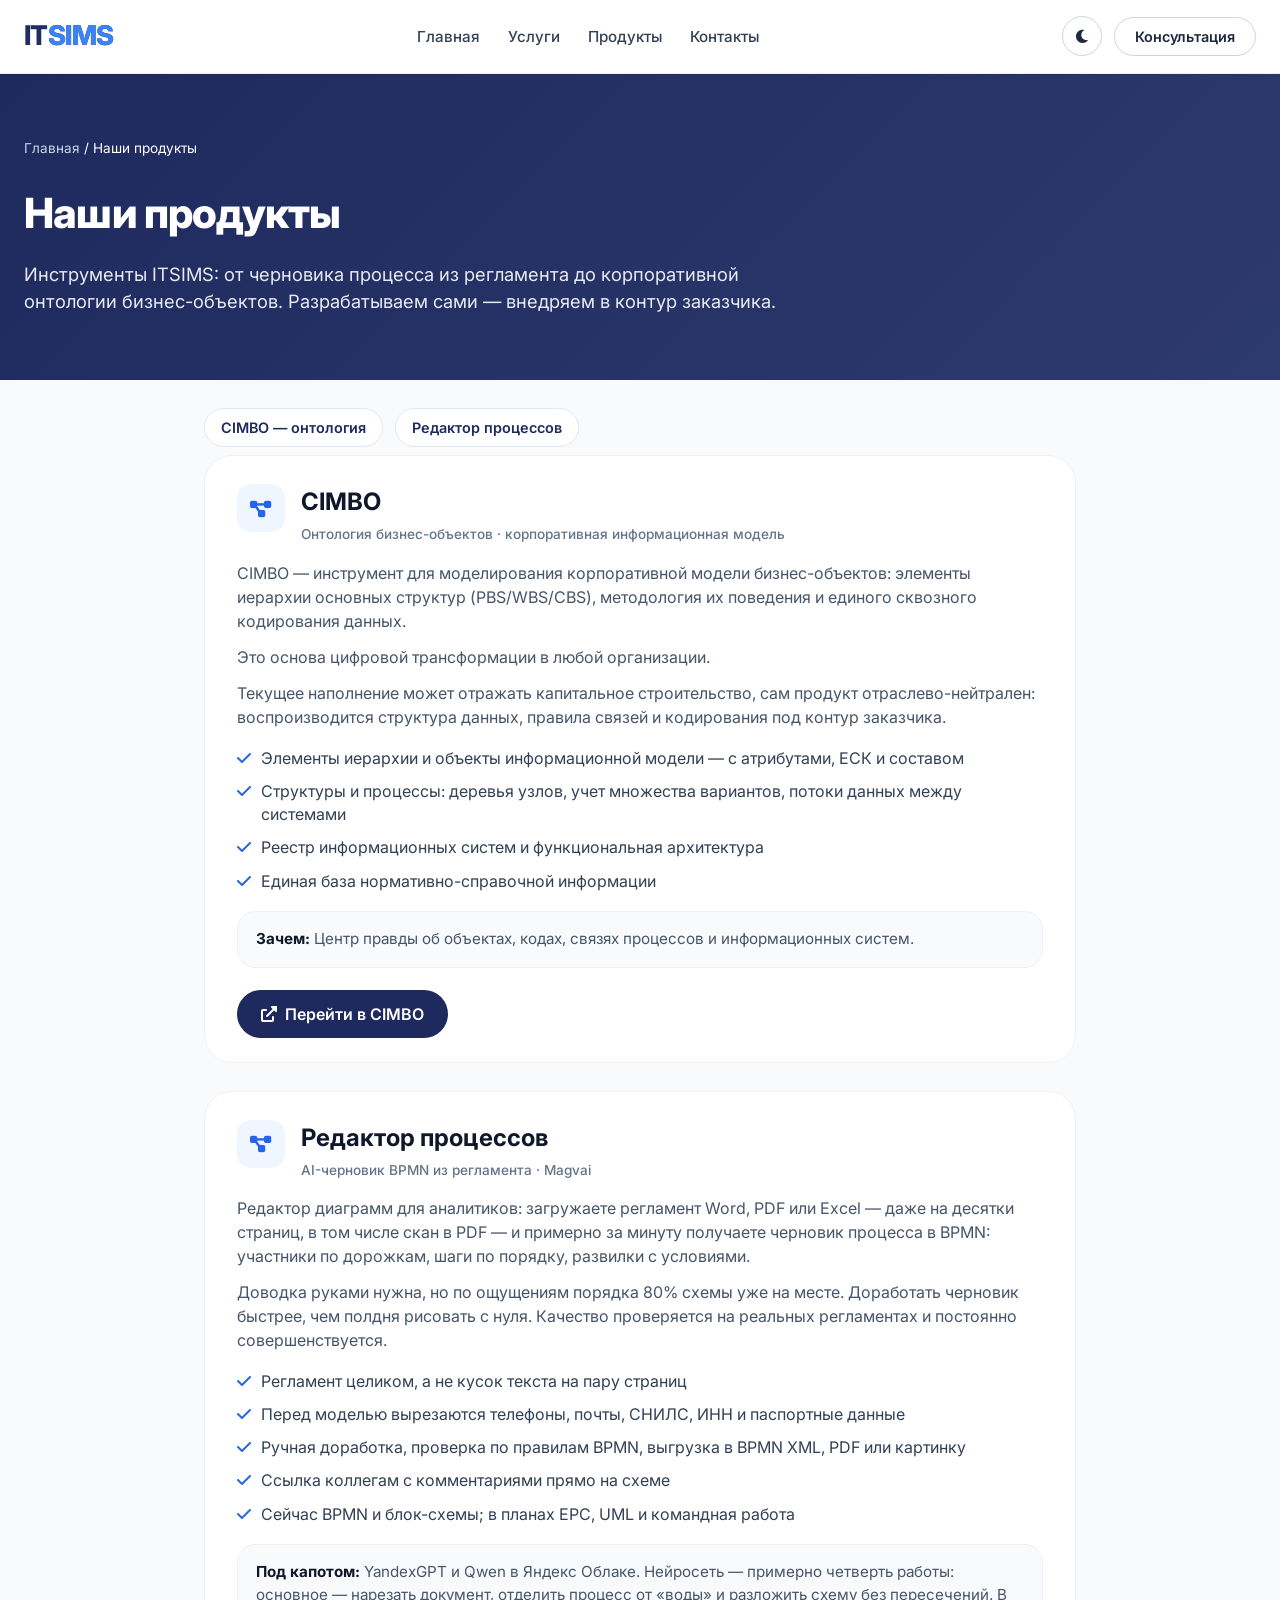
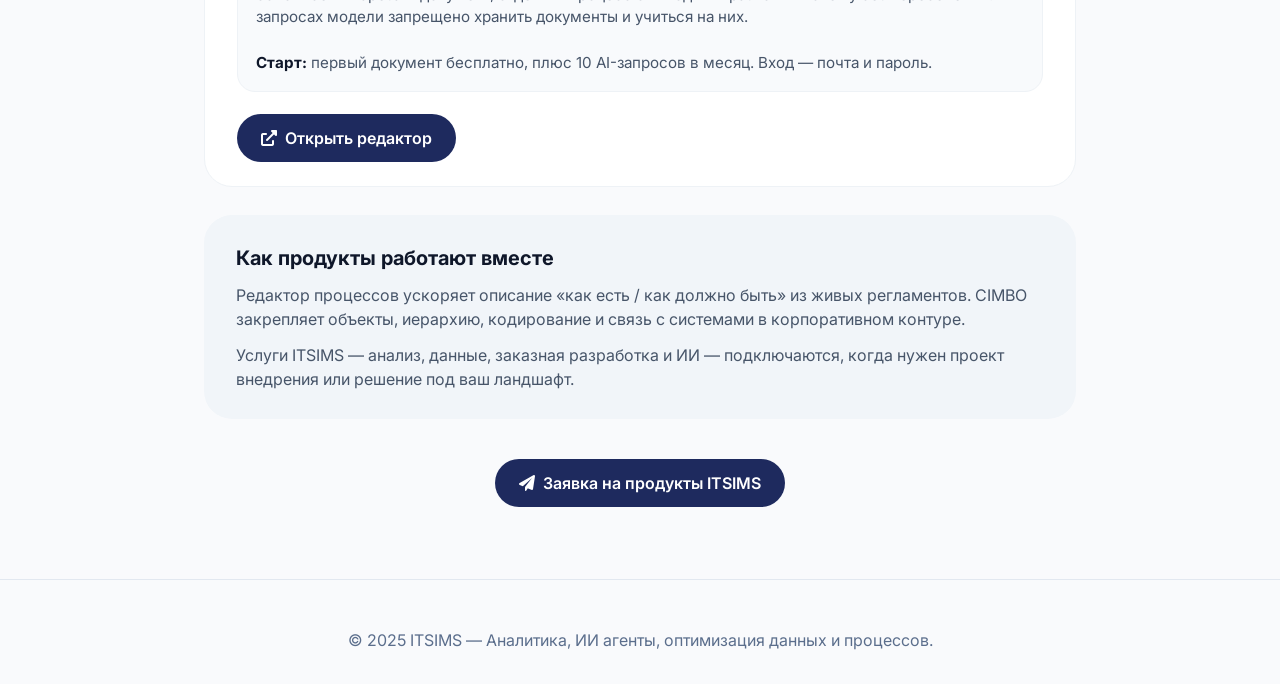
<file: products.html>
<!DOCTYPE html>
<html lang="ru">
<head>
    <meta charset="UTF-8">
    <meta name="viewport" content="width=device-width, initial-scale=1.0, viewport-fit=cover">
    <title>Наши продукты | ITSIMS</title>
    <script src="theme-boot.js"></script>
    <link href="https://fonts.googleapis.com/css2?family=Inter:opsz,wght@14..32,300;14..32,400;14..32,500;14..32,600;14..32,700;14..32,800&display=swap" rel="stylesheet">
    <link rel="stylesheet" href="https://cdnjs.cloudflare.com/ajax/libs/font-awesome/6.0.0-beta3/css/all.min.css">
    <link rel="stylesheet" href="theme.css">
    <style>
        * { margin: 0; padding: 0; box-sizing: border-box; }

        body {
            font-family: 'Inter', sans-serif;
            background: #f9fafc;
            color: #1e293b;
            line-height: 1.5;
        }

        .container {
            max-width: 920px;
            margin: 0 auto;
            padding: 0 24px;
        }

        header {
            background: rgba(255, 255, 255, 0.96);
            backdrop-filter: blur(8px);
            box-shadow: 0 1px 3px rgba(0,0,0,0.03);
            position: sticky;
            top: 0;
            z-index: 100;
            border-bottom: 1px solid #e9eef3;
        }
        header .container { max-width: 1280px; }

        .navbar {
            display: flex;
            justify-content: space-between;
            align-items: center;
            padding: 16px 0;
            flex-wrap: wrap;
            gap: 16px;
        }

        .logo {
            font-size: 1.7rem;
            font-weight: 800;
            letter-spacing: -0.02em;
            background: linear-gradient(135deg, #1E2A5E, #2D3A6E);
            background-clip: text;
            -webkit-background-clip: text;
            color: transparent;
            text-decoration: none;
        }
        .logo span { color: #3b82f6; background: none; }

        .nav-links {
            display: flex;
            gap: 28px;
            list-style: none;
        }
        .nav-links a {
            text-decoration: none;
            font-weight: 500;
            color: #334155;
            transition: color 0.2s;
            font-size: 0.95rem;
        }
        .nav-links a:hover { color: #2563eb; }

        .btn-outline-light {
            background: white;
            border: 1px solid #cbd5e1;
            padding: 8px 20px;
            border-radius: 40px;
            font-weight: 600;
            font-size: 0.9rem;
            color: #1e293b;
            text-decoration: none;
            display: inline-block;
        }
        .btn-outline-light:hover {
            border-color: #3b82f6;
            background: #f0f4fe;
        }

        .service-hero {
            background: linear-gradient(135deg, #1e2a5e 0%, #2d3a6e 100%);
            padding: 64px 0;
            color: white;
        }
        .service-hero .container { max-width: 1280px; }
        .service-hero h1 {
            font-size: 2.6rem;
            font-weight: 800;
            margin-bottom: 16px;
            letter-spacing: -0.02em;
        }
        .service-hero p {
            font-size: 1.15rem;
            opacity: 0.9;
            max-width: 760px;
        }

        .breadcrumb { margin-bottom: 24px; font-size: 0.85rem; }
        .breadcrumb a { color: #cbd5e1; text-decoration: none; }
        .breadcrumb a:hover { color: white; }

        .product-nav {
            display: flex;
            flex-wrap: wrap;
            gap: 12px;
            padding: 28px 0 8px;
        }
        .product-nav a {
            text-decoration: none;
            font-weight: 600;
            font-size: 0.9rem;
            color: #1e2a5e;
            background: white;
            border: 1px solid #e2e8f0;
            border-radius: 40px;
            padding: 8px 16px;
        }
        .product-nav a:hover {
            border-color: #3b82f6;
            color: #2563eb;
        }

        .product {
            scroll-margin-top: 100px;
            background: white;
            border-radius: 28px;
            border: 1px solid #eef2f6;
            padding: 28px 32px 24px;
            margin-bottom: 28px;
        }
        .product-header {
            display: flex;
            align-items: flex-start;
            gap: 16px;
            margin-bottom: 16px;
        }
        .product-icon {
            width: 48px;
            height: 48px;
            border-radius: 14px;
            background: #eff6ff;
            color: #2563eb;
            display: flex;
            align-items: center;
            justify-content: center;
            font-size: 1.2rem;
            flex: 0 0 48px;
        }
        .product-header h2 {
            font-size: 1.5rem;
            font-weight: 700;
            color: #0f172a;
            margin-bottom: 4px;
        }
        .product-tag {
            font-size: 0.85rem;
            color: #64748b;
            font-weight: 500;
        }

        .product > p {
            color: #475569;
            margin-bottom: 12px;
        }
        .product > p:last-of-type { margin-bottom: 0; }

        .feature-list {
            list-style: none;
            margin: 18px 0 0;
            display: flex;
            flex-direction: column;
            gap: 10px;
        }
        .feature-list li {
            display: flex;
            gap: 10px;
            color: #334155;
            line-height: 1.45;
        }
        .feature-list i {
            color: #2563eb;
            margin-top: 3px;
            flex: 0 0 auto;
        }

        .note-block {
            margin-top: 18px;
            background: #f8fafc;
            border: 1px solid #eef2f6;
            border-radius: 18px;
            padding: 16px 18px;
            color: #475569;
            font-size: 0.95rem;
        }
        .note-block strong { color: #0f172a; }

        .product-actions {
            display: flex;
            flex-wrap: wrap;
            gap: 12px;
            margin-top: 22px;
        }

        .btn-primary {
            background: #1e2a5e;
            color: white;
            padding: 12px 24px;
            border-radius: 40px;
            font-weight: 600;
            text-decoration: none;
            display: inline-flex;
            align-items: center;
            gap: 8px;
        }
        .btn-primary:hover { background: #0f1a44; }

        .btn-secondary {
            background: white;
            border: 1px solid #cbd5e1;
            color: #1e293b;
            padding: 12px 24px;
            border-radius: 40px;
            font-weight: 600;
            text-decoration: none;
            display: inline-flex;
            align-items: center;
            gap: 8px;
        }
        .btn-secondary:hover {
            border-color: #3b82f6;
            background: #f8fafc;
        }

        .bridge {
            background: #f1f5f9;
            border-radius: 28px;
            padding: 28px 32px;
            margin-bottom: 28px;
        }
        .bridge h2 {
            font-size: 1.25rem;
            font-weight: 700;
            color: #0f172a;
            margin-bottom: 10px;
        }
        .bridge p { color: #475569; }
        .bridge p + p { margin-top: 12px; }

        .cta {
            text-align: center;
            padding: 12px 0 72px;
        }

        footer {
            padding: 48px 0 32px;
            text-align: center;
            color: #5b6e8c;
            border-top: 1px solid #e2e8f0;
        }
        footer .container { max-width: 1280px; }

        html[data-theme="dark"] body { background: #0b1220; color: #e2e8f0; }
        html[data-theme="dark"] header {
            background: rgba(15, 23, 42, 0.92);
            border-bottom-color: #1e293b;
            box-shadow: none;
        }
        html[data-theme="dark"] .nav-links a { color: #cbd5e1; }
        html[data-theme="dark"] .nav-links a:hover { color: #93c5fd; }
        html[data-theme="dark"] .btn-outline-light,
        html[data-theme="dark"] .btn-secondary {
            background: #1e293b;
            border-color: #334155;
            color: #e2e8f0;
        }
        html[data-theme="dark"] .btn-outline-light:hover,
        html[data-theme="dark"] .btn-secondary:hover {
            border-color: #60a5fa;
            background: #243247;
        }
        html[data-theme="dark"] .product,
        html[data-theme="dark"] .bridge {
            background: #111827;
            border-color: #1e293b;
        }
        html[data-theme="dark"] .bridge { background: #0f172a; }
        html[data-theme="dark"] .product-header h2,
        html[data-theme="dark"] .bridge h2,
        html[data-theme="dark"] .note-block strong { color: #f8fafc; }
        html[data-theme="dark"] .product-tag { color: #94a3b8; }
        html[data-theme="dark"] .product > p,
        html[data-theme="dark"] .feature-list li,
        html[data-theme="dark"] .bridge p,
        html[data-theme="dark"] .note-block { color: #94a3b8; }
        html[data-theme="dark"] .product-icon {
            background: #1e3a5f;
            color: #93c5fd;
        }
        html[data-theme="dark"] .product-nav a {
            background: #111827;
            border-color: #1e293b;
            color: #cbd5e1;
        }
        html[data-theme="dark"] .note-block {
            background: #0f172a;
            border-color: #1e293b;
        }
        html[data-theme="dark"] footer {
            border-top-color: #1e293b;
            color: #64748b;
        }

        @media (max-width: 768px) {
            .navbar { flex-direction: column; }
            .nav-links { gap: 16px; flex-wrap: wrap; justify-content: center; }
            .service-hero h1 { font-size: 2rem; }
            .product, .bridge { padding: 22px 18px; }
        }
    </style>
</head>
<body>
<header>
    <div class="container">
        <div class="navbar">
            <a href="index.html" class="logo">IT<span>SIMS</span></a>
            <ul class="nav-links">
                <li><a href="index.html">Главная</a></li>
                <li><a href="index.html#services">Услуги</a></li>
                <li><a href="products.html">Продукты</a></li>
                <li><a href="index.html#contact">Контакты</a></li>
            </ul>
            <div class="nav-actions">
                <button type="button" class="theme-toggle" aria-label="Включить тёмную тему"><i class="fas fa-moon"></i></button>
                <a href="request.html" class="btn-outline-light">Консультация</a>
            </div>
        </div>
    </div>
</header>

<section class="service-hero">
    <div class="container">
        <div class="breadcrumb">
            <a href="index.html">Главная</a> / <span>Наши продукты</span>
        </div>
        <h1>Наши продукты</h1>
        <p>Инструменты ITSIMS: от черновика процесса из регламента до корпоративной онтологии бизнес-объектов. Разрабатываем сами — внедряем в контур заказчика.</p>
    </div>
</section>

<main>
    <div class="container">
        <div class="product-nav">
            <a href="#cimbo">CIMBO — онтология</a>
            <a href="#magvai">Редактор процессов</a>
        </div>

        <section id="cimbo" class="product">
            <div class="product-header">
                <div class="product-icon"><i class="fas fa-project-diagram"></i></div>
                <div>
                    <h2>CIMBO</h2>
                    <div class="product-tag">Онтология бизнес-объектов · корпоративная информационная модель</div>
                </div>
            </div>
            <p>CIMBO — инструмент для моделирования корпоративной модели бизнес-объектов: элементы иерархии основных структур (PBS/WBS/CBS), методология их поведения и единого сквозного кодирования данных.</p>
            <p>Это основа цифровой трансформации в любой организации.</p>
            <p>Текущее наполнение может отражать капитальное строительство, сам продукт отраслево-нейтрален: воспроизводится структура данных, правила связей и кодирования под контур заказчика.</p>
            <ul class="feature-list">
                <li><i class="fas fa-check"></i> Элементы иерархии и объекты информационной модели — с атрибутами, ЕСК и составом</li>
                <li><i class="fas fa-check"></i> Структуры и процессы: деревья узлов, учет множества вариантов, потоки данных между системами</li>
                <li><i class="fas fa-check"></i> Реестр информационных систем и функциональная архитектура</li>
                <li><i class="fas fa-check"></i> Единая база нормативно-справочной информации</li>
            </ul>
            <div class="note-block">
                <strong>Зачем:</strong> Центр правды об объектах, кодах, связях процессов и информационных систем.
            </div>
            <div class="product-actions">
                <a href="https://cimbo.ru" target="_blank" rel="noopener noreferrer" class="btn-primary"><i class="fas fa-external-link-alt"></i> Перейти в CIMBO</a>
            </div>
        </section>

        <section id="magvai" class="product">
            <div class="product-header">
                <div class="product-icon"><i class="fas fa-diagram-project"></i></div>
                <div>
                    <h2>Редактор процессов</h2>
                    <div class="product-tag">AI-черновик BPMN из регламента · Magvai</div>
                </div>
            </div>
            <p>Редактор диаграмм для аналитиков: загружаете регламент Word, PDF или Excel — даже на десятки страниц, в том числе скан в PDF — и примерно за минуту получаете черновик процесса в BPMN: участники по дорожкам, шаги по порядку, развилки с условиями.</p>
            <p>Доводка руками нужна, но по ощущениям порядка 80% схемы уже на месте. Доработать черновик быстрее, чем полдня рисовать с нуля. Качество проверяется на реальных регламентах и постоянно совершенствуется.</p>
            <ul class="feature-list">
                <li><i class="fas fa-check"></i> Регламент целиком, а не кусок текста на пару страниц</li>
                <li><i class="fas fa-check"></i> Перед моделью вырезаются телефоны, почты, СНИЛС, ИНН и паспортные данные</li>
                <li><i class="fas fa-check"></i> Ручная доработка, проверка по правилам BPMN, выгрузка в BPMN XML, PDF или картинку</li>
                <li><i class="fas fa-check"></i> Ссылка коллегам с комментариями прямо на схеме</li>
                <li><i class="fas fa-check"></i> Сейчас BPMN и блок-схемы; в планах EPC, UML и командная работа</li>
            </ul>
            <div class="note-block">
                <strong>Под капотом:</strong> YandexGPT и Qwen в Яндекс Облаке. Нейросеть — примерно четверть работы: основное — нарезать документ, отделить процесс от «воды» и разложить схему без пересечений. В запросах модели запрещено хранить документы и учиться на них.<br><br>
                <strong>Старт:</strong> первый документ бесплатно, плюс 10 AI-запросов в месяц. Вход — почта и пароль.
            </div>
            <div class="product-actions">
                <a href="https://magvai.com/?from=itsims" target="_blank" rel="noopener noreferrer" class="btn-primary"><i class="fas fa-external-link-alt"></i> Открыть редактор</a>
            </div>
        </section>

        <section class="bridge">
            <h2>Как продукты работают вместе</h2>
            <p>Редактор процессов ускоряет описание «как есть / как должно быть» из живых регламентов. CIMBO закрепляет объекты, иерархию, кодирование и связь с системами в корпоративном контуре.</p>
            <p>Услуги ITSIMS — анализ, данные, заказная разработка и ИИ — подключаются, когда нужен проект внедрения или решение под ваш ландшафт.</p>
        </section>

        <div class="cta">
            <a href="request.html" class="btn-primary"><i class="fas fa-paper-plane"></i> Заявка на продукты ITSIMS</a>
        </div>
    </div>
</main>

<footer>
    <div class="container">
        <p>© 2025 ITSIMS — Аналитика, ИИ агенты, оптимизация данных и процессов.</p>
    </div>
</footer>
<script src="theme.js"></script>
</body>
</html>
</file>
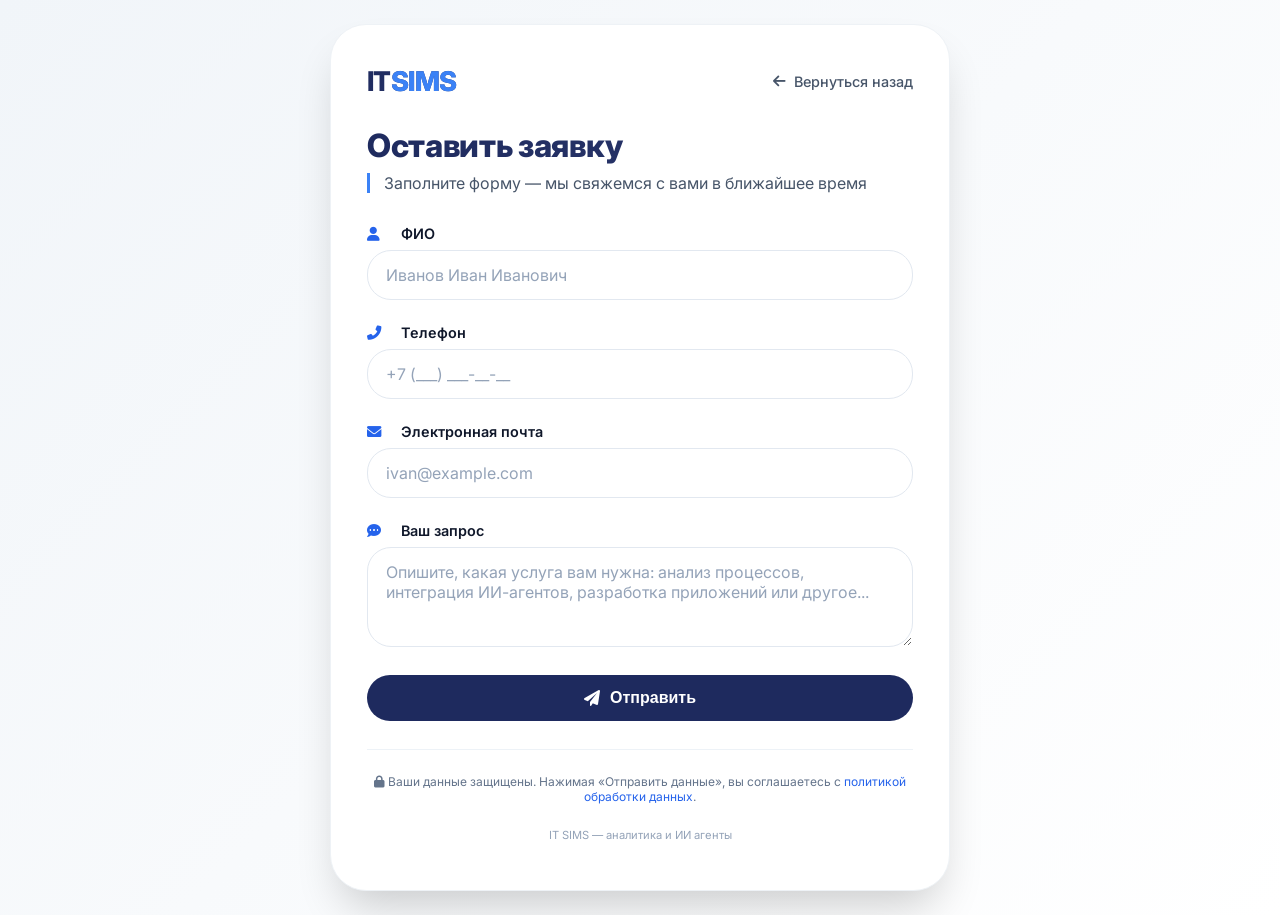
<file: request.html>
<!DOCTYPE html>
<html lang="ru">
<head>
    <meta charset="UTF-8">
    <meta name="viewport" content="width=device-width, initial-scale=1.0, viewport-fit=cover">
    <title>Оставить заявку | IT SIMS</title>
    <script src="theme-boot.js"></script>
    <!-- Google Fonts & Font Awesome -->
    <link href="https://fonts.googleapis.com/css2?family=Inter:opsz,wght@14..32,300;14..32,400;14..32,500;14..32,600;14..32,700;14..32,800&display=swap" rel="stylesheet">
    <link rel="stylesheet" href="https://cdnjs.cloudflare.com/ajax/libs/font-awesome/6.0.0-beta3/css/all.min.css">
    <link rel="stylesheet" href="theme.css">
    <style>
        * {
            margin: 0;
            padding: 0;
            box-sizing: border-box;
        }

        body {
            font-family: 'Inter', sans-serif;
            background: linear-gradient(135deg, #f1f5f9 0%, #ffffff 100%);
            color: #1e293b;
            min-height: 100vh;
            display: flex;
            align-items: center;
            justify-content: center;
            padding: 24px;
        }

        /* карточка формы */
        .form-card {
            max-width: 620px;
            width: 100%;
            background: white;
            border-radius: 36px;
            box-shadow: 0 25px 45px -12px rgba(0, 0, 0, 0.2);
            padding: 40px 36px 48px;
            border: 1px solid #eef2f6;
            transition: transform 0.2s ease;
        }

        /* шапка с логотипом и кнопкой назад */
        .form-header {
            display: flex;
            justify-content: space-between;
            align-items: center;
            margin-bottom: 28px;
            flex-wrap: wrap;
            gap: 16px;
        }
        .logo {
            font-size: 1.7rem;
            font-weight: 800;
            letter-spacing: -0.02em;
            background: linear-gradient(135deg, #1E2A5E, #2D3A6E);
            background-clip: text;
            -webkit-background-clip: text;
            color: transparent;
        }
        .logo span {
            color: #3b82f6;
            background: none;
            background-clip: unset;
            -webkit-background-clip: unset;
        }
        .back-link {
            display: inline-flex;
            align-items: center;
            gap: 8px;
            color: #475569;
            text-decoration: none;
            font-weight: 500;
            font-size: 0.9rem;
            transition: color 0.2s;
        }
        .back-link i {
            font-size: 0.9rem;
            transition: transform 0.2s;
        }
        .back-link:hover {
            color: #1e2a5e;
        }
        .back-link:hover i {
            transform: translateX(-3px);
        }

        /* заголовок */
        h1 {
            font-size: 2rem;
            font-weight: 800;
            letter-spacing: -0.01em;
            background: linear-gradient(135deg, #1E2A5E, #2D3A6E);
            background-clip: text;
            -webkit-background-clip: text;
            color: transparent;
            margin-bottom: 8px;
            margin-top: 8px;
        }
        .sub {
            color: #475569;
            margin-bottom: 32px;
            border-left: 3px solid #3b82f6;
            padding-left: 14px;
            font-weight: 400;
        }

        /* поля формы */
        .input-group {
            margin-bottom: 24px;
        }
        label {
            display: block;
            font-weight: 600;
            margin-bottom: 8px;
            color: #0f172a;
            font-size: 0.9rem;
        }
        label i {
            color: #2563eb;
            width: 24px;
            margin-right: 6px;
        }
        input, textarea {
            width: 100%;
            padding: 14px 18px;
            font-size: 1rem;
            font-family: 'Inter', sans-serif;
            border: 1.5px solid #e2e8f0;
            border-radius: 24px;
            background: #ffffff;
            transition: all 0.2s;
            outline: none;
            color: #0f172a;
        }
        textarea {
            resize: vertical;
            min-height: 100px;
        }
        input:focus, textarea:focus {
            border-color: #3b82f6;
            box-shadow: 0 0 0 3px rgba(59,130,246,0.15);
        }
        input::placeholder, textarea::placeholder {
            color: #94a3b8;
            font-weight: 400;
        }

        /* кнопка отправки */
        .submit-btn {
            width: 100%;
            background: #1e2a5e;
            color: white;
            border: none;
            padding: 14px 20px;
            font-size: 1rem;
            font-weight: 700;
            border-radius: 40px;
            cursor: pointer;
            transition: background 0.2s, transform 0.05s;
            margin-top: 12px;
            display: flex;
            align-items: center;
            justify-content: center;
            gap: 10px;
        }
        .submit-btn:hover {
            background: #0f1a44;
        }
        .submit-btn:active {
            transform: scale(0.98);
        }

        /* примечание и контакт */
        .note {
            margin-top: 28px;
            font-size: 0.75rem;
            color: #64748b;
            text-align: center;
            border-top: 1px solid #edf2f7;
            padding-top: 24px;
        }
        .note a {
            color: #2563eb;
            text-decoration: none;
        }
        .success-message {
            background: #e0f2fe;
            border-left: 4px solid #0284c7;
            padding: 16px;
            border-radius: 20px;
            margin-top: 20px;
            display: none;
            align-items: center;
            gap: 12px;
            font-weight: 500;
        }
        .error-message {
            background: #fee2e2;
            border-left: 4px solid #dc2626;
            padding: 12px;
            border-radius: 20px;
            margin-top: 16px;
            display: none;
            font-size: 0.85rem;
            color: #991b1b;
        }
        footer {
            text-align: center;
            margin-top: 24px;
            font-size: 0.7rem;
            color: #94a3b8;
        }

        html[data-theme="dark"] body {
            background: linear-gradient(135deg, #0b1220 0%, #111827 100%);
            color: #e2e8f0;
        }
        html[data-theme="dark"] h1 {
            background: linear-gradient(135deg, #a8b4e0, #c5cef0);
            background-clip: text;
            -webkit-background-clip: text;
            color: transparent;
        }
        html[data-theme="dark"] .form-card {
            background: #111827;
            border-color: #1e293b;
            box-shadow: 0 25px 45px -12px rgba(0, 0, 0, 0.55);
        }
        html[data-theme="dark"] .back-link {
            color: #94a3b8;
        }
        html[data-theme="dark"] .back-link:hover {
            color: #e2e8f0;
        }
        html[data-theme="dark"] .sub {
            color: #94a3b8;
        }
        html[data-theme="dark"] label {
            color: #f8fafc;
        }
        html[data-theme="dark"] input,
        html[data-theme="dark"] textarea {
            background: #0f172a;
            border-color: #334155;
            color: #f8fafc;
        }
        html[data-theme="dark"] input::placeholder,
        html[data-theme="dark"] textarea::placeholder {
            color: #64748b;
        }
        html[data-theme="dark"] input:focus,
        html[data-theme="dark"] textarea:focus {
            border-color: #60a5fa;
            box-shadow: 0 0 0 3px rgba(96, 165, 250, 0.2);
        }
        html[data-theme="dark"] .note {
            color: #64748b;
            border-top-color: #1e293b;
        }
        html[data-theme="dark"] .note a {
            color: #93c5fd;
        }
        html[data-theme="dark"] .success-message {
            background: #0c4a6e;
            border-left-color: #38bdf8;
            color: #e0f2fe;
        }
        html[data-theme="dark"] .error-message {
            background: #450a0a;
            border-left-color: #f87171;
            color: #fecaca;
        }
        html[data-theme="dark"] footer {
            color: #64748b;
        }

        @media (max-width: 500px) {
            .form-card {
                padding: 28px 20px 36px;
            }
            h1 {
                font-size: 1.6rem;
            }
            .logo {
                font-size: 1.4rem;
            }
        }
    </style>
</head>
<body>
    <div class="form-card">
        <!-- Верхняя панель: логотип + кнопка назад -->
        <div class="form-header">
            <div class="logo">IT<span>SIMS</span></div>
            <a href="index.html" class="back-link">
                <i class="fas fa-arrow-left"></i> Вернуться назад
            </a>
        </div>

        <h1>Оставить заявку</h1>
        <div class="sub">Заполните форму — мы свяжемся с вами в ближайшее время</div>

        <form action="https://formspree.io/f/mdayngre" method="POST">
            <div class="input-group">
                <label><i class="fas fa-user"></i> ФИО</label>
                <input type="text" id="fullname" name="fullname" placeholder="Иванов Иван Иванович" required>
            </div>

            <div class="input-group">
                <label><i class="fas fa-phone-alt"></i> Телефон</label>
                <input type="tel" id="phone" name="phone" placeholder="+7 (___) ___-__-__" required>
            </div>

            <div class="input-group">
                <label><i class="fas fa-envelope"></i> Электронная почта</label>
                <input type="email" id="email" name="email" placeholder="ivan@example.com" required>
            </div>

            <!-- НОВОЕ ПОЛЕ: Ваш запрос -->
            <div class="input-group">
                <label><i class="fas fa-comment-dots"></i> Ваш запрос</label>
                <textarea id="message" name="message" placeholder="Опишите, какая услуга вам нужна: анализ процессов, интеграция ИИ-агентов, разработка приложений или другое..."></textarea>
            </div>

            <button type="submit" class="submit-btn">
                <i class="fas fa-paper-plane"></i> Отправить
            </button>
        </form>

        <div id="successMessage" class="success-message">
            <i class="fas fa-check-circle" style="font-size: 1.4rem; color:#0284c7;"></i>
            <span>Спасибо! Ваша заявка принята. Наш менеджер свяжется с вами в течение часа.</span>
        </div>
        <div id="errorMessage" class="error-message"></div>

        <div class="note">
            <i class="fas fa-lock"></i> Ваши данные защищены. Нажимая «Отправить данные», вы соглашаетесь с <a href="#">политикой обработки данных</a>.
        </div>
        <footer>
            IT SIMS — аналитика и ИИ агенты
        </footer>
    </div>

    <script>
        (function() {
            const form = document.getElementById('requestForm');
            const successDiv = document.getElementById('successMessage');
            const errorDiv = document.getElementById('errorMessage');

            function validatePhone(phone) {
                const digits = phone.replace(/[\s\-\(\)\+]/g, '');
                const phoneRegex = /^[0-9]{10,15}$/;
                return phoneRegex.test(digits);
            }

            function validateEmail(email) {
                return /^[^\s@]+@([^\s@]+\.)+[^\s@]+$/.test(email);
            }

            function validateFullname(name) {
                return name.trim().length >= 2;
            }

            // поле запроса не обязательное, но если заполнено — проверим длину (опционально)
            function validateMessage(msg) {
                // можно не проверять, но ограничим спам: максимум 2000 символов
                return msg.length <= 2000;
            }

            form.addEventListener('submit', function(e) {
                e.preventDefault();

                successDiv.style.display = 'none';
                errorDiv.style.display = 'none';
                errorDiv.innerHTML = '';

                const fullname = document.getElementById('fullname').value.trim();
                const phone = document.getElementById('phone').value.trim();
                const email = document.getElementById('email').value.trim();
                const message = document.getElementById('message').value.trim();

                let errors = [];

                if (!validateFullname(fullname)) {
                    errors.push('• Укажите корректное ФИО (не менее 2 символов)');
                }
                if (!validatePhone(phone)) {
                    errors.push('• Введите корректный номер телефона (не менее 10 цифр)');
                }
                if (!validateEmail(email)) {
                    errors.push('• Введите корректный email (например, name@domain.ru)');
                }
                if (!validateMessage(message)) {
                    errors.push('• Запрос не должен превышать 2000 символов');
                }

                if (errors.length > 0) {
                    errorDiv.innerHTML = errors.join('<br>');
                    errorDiv.style.display = 'block';
                    return;
                }

                const btn = form.querySelector('.submit-btn');
                const originalText = btn.innerHTML;
                btn.innerHTML = '<i class="fas fa-spinner fa-pulse"></i> Отправка...';
                btn.disabled = true;

                setTimeout(() => {
                    // Демо-отправка (имитация успеха)
                    successDiv.style.display = 'flex';
                    form.reset();

                    btn.innerHTML = originalText;
                    btn.disabled = false;

                    console.log('Заявка отправлена (демо):', { fullname, phone, email, message });

                    setTimeout(() => {
                        successDiv.style.display = 'none';
                    }, 6000);
                }, 800);
            });
        })();
    </script>
</body>
</html>
</file>
<file: theme.css>
.nav-actions {
    display: flex;
    align-items: center;
    gap: 12px;
    flex-wrap: wrap;
}

.theme-toggle {
    width: 40px;
    height: 40px;
    border-radius: 50%;
    border: 1px solid #cbd5e1;
    background: #ffffff;
    color: #1e293b;
    cursor: pointer;
    display: inline-flex;
    align-items: center;
    justify-content: center;
    font-size: 0.95rem;
    transition: border-color 0.2s, background 0.2s, color 0.2s;
    flex: 0 0 auto;
}

.theme-toggle:hover {
    border-color: #3b82f6;
    background: #f0f4fe;
    color: #1e2a5e;
}

html[data-theme="dark"] .theme-toggle {
    background: #1e293b;
    border-color: #334155;
    color: #e2e8f0;
}

html[data-theme="dark"] .theme-toggle:hover {
    border-color: #60a5fa;
    background: #243247;
    color: #f8fafc;
}

/* IT в логотипе: на тёмном фоне светлее navy, иначе теряется */
html[data-theme="dark"] .logo {
    background: linear-gradient(135deg, #a8b4e0, #c5cef0);
    background-clip: text;
    -webkit-background-clip: text;
    color: transparent;
}
</file>
